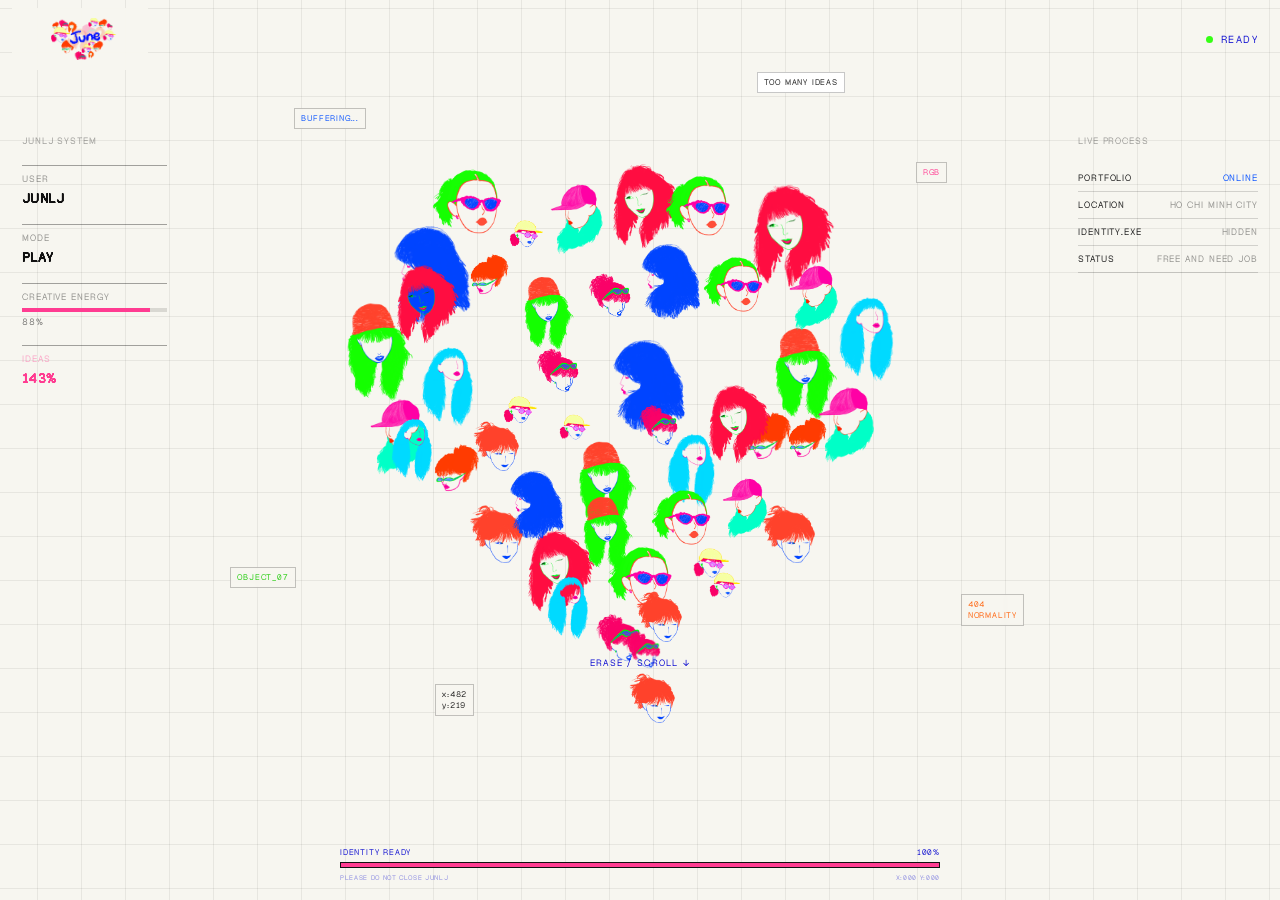
<file: index.html>
<!DOCTYPE html>
<html lang="en">
<head>
  <meta charset="UTF-8">
  <meta name="viewport" content="width=device-width, initial-scale=1.0">
  <title>Junlj — Portfolio</title>
  <link rel="stylesheet" href="style.css">
  <link rel="stylesheet" href="assets/site-cursor.css">
  <link rel="stylesheet" href="assets/site-fonts.css">
</head>
<body class="use-site-cursor page-landing">

  <main class="page" id="page">

    <div class="system-bg">
      <div class="system-grid"></div>
      <div class="scan-line"></div>
    </div>

    <!-- TOP BAR -->
    <header class="topbar">
      <a class="brand landing-logo-link" href="index.html" aria-label="Return to landing page">
        <img src="assets/logo.png" alt="June Portfolio">
      </a>
      <div class="top-status">
        <span class="status-dot"></span>
        <span id="topStatus">INITIALIZING</span>
      </div>
    </header>

    <!-- LEFT SYSTEM PANEL  -->
    <aside class="left-panel">
      <div class="system-label">JUNLJ SYSTEM</div>
      <div class="module">
        <div class="module-title">USER</div>
        <div class="module-value">JUNLJ</div>
      </div>
      <div class="module">
        <div class="module-title">MODE</div>
        <div class="module-value" id="modeValue">PLAY</div>
      </div>
      <div class="module">
        <div class="module-title">CREATIVE ENERGY</div>
        <div class="mini-bar"><span style="width:88%"></span></div>
        <div class="module-small">88%</div>
      </div>
      <div class="module weird-module">
        <div class="module-title">IDEAS</div>
        <div class="module-value">143%</div>
      </div>
    </aside>

    <!-- RIGHT LIVE LOG  -->
    <aside class="right-panel">
      <div class="system-label">LIVE PROCESS</div>
      <div class="loading-file">
        <span>PORTFOLIO</span>
        <span class="file-state active" id="faceLoadState">ONLINE</span>
      </div>
      <div class="loading-file">
        <span>location</span>
        <span class="file-state">Ho Chi Minh city</span>
      </div>
      <div class="loading-file">
        <span>identity.exe</span>
        <span class="file-state" id="identityLoadState">hidden</span>
      </div>
      <div class="loading-file glitch-file">
        <span>STATUS</span>
        <span class="file-state" id="portfolioState">FREE AND NEED JOB</span>
      </div>
    </aside>

    <!-- FLOATING UI  -->
    <div class="floating-ui ui-1">BUFFERING...</div>
    <div class="floating-ui ui-2">RGB</div>
    <div class="floating-ui ui-3">OBJECT_07</div>
    <div class="floating-ui ui-4">404<br>NORMALITY</div>
    <div class="floating-ui ui-5">x:482<br>y:219</div>
    <div class="floating-ui ui-6">TOO MANY IDEAS</div>

    <!-- HEART SCENE -->
    <section class="heart-scene" id="heartScene" role="button" tabindex="0" aria-label="Open Junlj portfolio">
      <div class="june-title" id="juneTitle">Junlj</div>

      <!-- FACES MẬT ĐỘ DẦY ĐẶC KHÍT NHAU -->
      <img class="face f1" src="./assets/chu mo.png" alt="">
      <img class="face f2" src="./assets/non cam.png" alt="">
      <img class="face f3" src="./assets/kep toc.png" alt="">
      <img class="face f4" src="./assets/non vang.png" alt="">
      <img class="face f5" src="./assets/toc xanh.png" alt="">
      <img class="face f6" src="./assets/non hong.png" alt="">
      <img class="face f7" src="./assets/gac kinh.png" alt="">
      <img class="face f8" src="./assets/toc hong.png" alt="">
      <img class="face f9" src="./assets/kep toc.png" alt="">
      <img class="face f10" src="./assets/toc hong.png" alt="">
      <img class="face f11" src="./assets/toc xanh.png" alt="">
      <img class="face f12" src="./assets/non cam.png" alt="">
      <img class="face f13" src="./assets/non hong.png" alt="">
      <img class="face f14" src="./assets/deo kinh.png" alt="">
      <img class="face f15" src="./assets/non vang.png" alt="">
      <img class="face f16" src="./assets/nhay mat.png" alt="">
      <img class="face f17" src="./assets/gac kinh.png" alt="">
      <img class="face f18" src="./assets/chu mo.png" alt="">
      <img class="face f19" src="./assets/non cam.png" alt="">
      <img class="face f20" src="./assets/toc xanh.png" alt="">
      <img class="face f21" src="./assets/deo kinh.png" alt="">
      <img class="face f22" src="./assets/non hong.png" alt="">
      <img class="face f23" src="./assets/nhay mat.png" alt="">
      <img class="face f24" src="./assets/toc hong.png" alt="">
      <img class="face f25" src="./assets/kep toc.png" alt="">
      <img class="face f26" src="./assets/non vang.png" alt="">
      <img class="face f27" src="./assets/gac kinh.png" alt="">
      <img class="face f28" src="./assets/nhay mat.png" alt="">

      <img class="face f29" src="./assets/toc hong.png" alt="">
      <img class="face f30" src="./assets/deo kinh.png" alt="">
      <img class="face f31" src="./assets/non cam.png" alt="">
      <img class="face f32" src="./assets/chu mo.png" alt="">
      <img class="face f33" src="./assets/kep toc.png" alt="">
      <img class="face f34" src="./assets/non hong.png" alt="">
      <img class="face f35" src="./assets/toc xanh.png" alt="">
      <img class="face f36" src="./assets/nhay mat.png" alt="">
      <img class="face f37" src="./assets/non vang.png" alt="">
      <img class="face f38" src="./assets/gac kinh.png" alt="">
      <img class="face f39" src="./assets/toc hong.png" alt="">
      <img class="face f40" src="./assets/deo kinh.png" alt="">
      <img class="face f41" src="./assets/chu mo.png" alt="">
      <img class="face f42" src="./assets/non cam.png" alt="">
      <img class="face f43" src="./assets/kep toc.png" alt="">
      <img class="face f44" src="./assets/non hong.png" alt="">
      <img class="face f45" src="./assets/toc xanh.png" alt="">
      <img class="face f46" src="./assets/nhay mat.png" alt="">
      <img class="face f47" src="./assets/non vang.png" alt="">
      <img class="face f48" src="./assets/gac kinh.png" alt="">
    </section>

    <!-- HEART STATUS -->
    <div class="heart-status">
      <div class="loading-copy" id="loadingCopy">loading junlj...</div>
      <div class="tiny-spinner"></div>
    </div>

    <!-- CONTROL CENTER -->
    <section class="control-center" id="controlCenter">
      <div class="control-center-head">
        <div class="control-mini">PORTFOLIO / 2026</div>
        <h1>JUNLJ</h1>
        <div class="current-status" id="currentStatus">CURRENTLY: WAITING FOR U</div>
      </div>

      <a href="./ABOUT/index.html" class="nav-object about-object" data-mode="about">
        <div class="object-title">GET TO KNOW ME</div>
        <div class="object-sub">who??? / identity / misc.</div>
        <div class="object-open">READ →</div>
      </a>

      <a href="./WORKS/WORK/index.html" class="nav-object work-object" data-mode="work">
        <div class="object-title">EXPOLORE MY WORKS</div>
        <div class="object-sub">motion / interactive / weird little things</div>
        <div class="object-open">OPEN →</div>
      </a>

      <a href="./CONTACT/index.html" class="nav-object contact-object" data-mode="contact">
        <div class="object-title">TALK TO ME</div>
        <div class="object-sub">contact / social / say hi</div>
        <div class="object-open">CONNECT →</div>
      </a>
    </section>

    <!-- FOOTER -->
    <footer class="loading-footer">
      <div class="progress-meta">
        <span id="loadingMessage">loading personality...</span>
        <span id="percentage">0%</span>
      </div>
      <div class="progress-track">
        <div class="progress-fill" id="progressFill"></div>
      </div>
      <div class="footer-sub">
        <span>PLEASE DO NOT CLOSE JUNLJ</span>
        <span id="coordinate">X:000 Y:000</span>
      </div>
    </footer>

    <!-- ERROR POPUP -->
    <div class="error-popup" id="errorPopup">
      <div class="error-title">system notice</div>
      <div class="error-copy">too many ideas detected</div>
    </div>

    <!-- CURSOR -->
    <div class="cursor site-cursor" id="cursor">
      <span></span>
      <div class="cursor-label site-cursor-label">POINTER</div>
    </div>

  </main>
  <script src="script.js"></script>
</body>
</html>
</file>
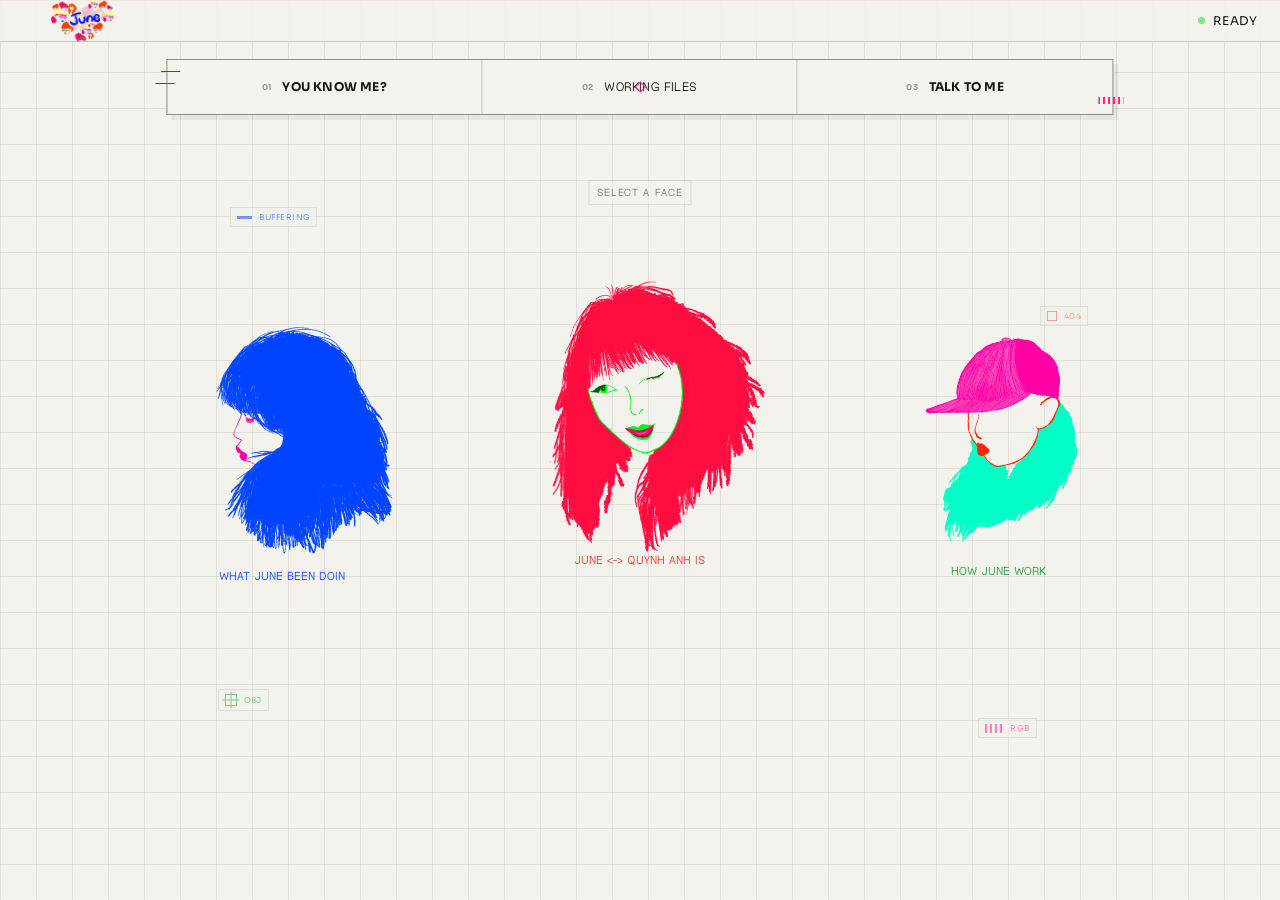
<file: ABOUT/index.html>
<!DOCTYPE html>
<html lang="en">

<head>
  <meta charset="UTF-8">

  <meta
    name="viewport"
    content="width=device-width, initial-scale=1.0"
  >

  <title>June — About</title>

  <link rel="stylesheet" href="style.css">
  <link rel="stylesheet" href="../assets/site-shell.css">
  <link rel="stylesheet" href="../assets/site-cursor.css">
  <link rel="stylesheet" href="../assets/site-fonts.css">
</head>


<body class="use-site-cursor page-about" data-view="home">


  <!-- =====================================================
       BACKGROUND
  ====================================================== -->

  <div class="grid-bg"></div>



  <!-- =====================================================
       SCANNERS
  ====================================================== -->

  <div
    class="scanner scanner-horizontal"
    id="scannerHorizontal"
  >
    <span>SCAN_X</span>
  </div>

  <div
    class="scanner scanner-vertical"
    id="scannerVertical"
  >
    <span>SCAN_Y</span>
  </div>



  <!-- =====================================================
       TOP SYSTEM BAR
  ====================================================== -->

  <header class="system-header site-header">

    <a class="system-logo site-logo-link" href="../index.html" aria-label="Return to landing page">
      <img src="../assets/logo.png" alt="June Portfolio">
    </a>

    <div class="system-ready site-ready">

      <span class="ready-dot site-ready-dot"></span>

      READY

    </div>

  </header>



  <!-- =====================================================
       NAV
  ====================================================== -->

  <nav class="homebar site-homebar" aria-label="Main navigation">

    <a
      href="index.html"
      class="nav-item site-nav-item active"
      aria-current="page"
    >
      <span class="nav-num site-nav-num">01</span>
      <span>YOU KNOW ME?</span>
    </a>


    <a
      href="../WORKS/WORK/index.html"
      class="nav-item site-nav-item"
    >
      <span class="nav-num site-nav-num">02</span>
      <span class="font-pixel">WORKING FILES</span>
    </a>


    <a
      href="../CONTACT/index.html"
      class="nav-item site-nav-item"
    >
      <span class="nav-num site-nav-num">03</span>
      <span>TALK TO ME</span>
    </a>


    <span class="nav-marker site-nav-marker"></span>

  </nav>



  <!-- =====================================================
       FLOATING SYSTEM ACCESSORIES
  ====================================================== -->

  <div class="system-accessory accessory-a">

    <span class="acc-buffer"></span>

    <span>BUFFERING</span>

  </div>


  <div class="system-accessory accessory-b">

    <span class="acc-box"></span>

    <span>404</span>

  </div>


  <div class="system-accessory accessory-c">

    <span class="acc-bars"></span>

    <span>RGB</span>

  </div>


  <div class="system-accessory accessory-d">

    <span class="acc-target"></span>

    <span>OBJ</span>

  </div>



  <!-- =====================================================
       MAIN
  ====================================================== -->

  <main class="about-stage">


    <div class="select-label">
      SELECT A FACE
    </div>



    <!-- ===================================================
         BLUE FACE
    ==================================================== -->

    <button
      class="face face-blue"
      data-target="skills"
      type="button"
    >

      <div class="face-visual">

        <img
          src="assets/chu mo.png"
          alt="What June been doing"
        >

      </div>


      <div class="face-title">

        WHAT JUNE BEEN DOIN

      </div>

    </button>



    <!-- ===================================================
         RED FACE
    ==================================================== -->

    <button
      class="face face-red"
      data-target="june"
      type="button"
    >

      <div class="face-visual">

        <img
          src="assets/toc hong.png"
          alt="June is"
        >

      </div>


      <div class="face-title">

        JUNE <-> QUYNH ANH IS

      </div>

    </button>



    <!-- ===================================================
         GREEN FACE
    ==================================================== -->

    <button
      class="face face-green"
      data-target="process"
      type="button"
    >

      <div class="face-visual">

        <img
          src="assets/non hong.png"
          alt="How June works"
        >

      </div>


      <div class="face-title">

        HOW JUNE WORK

      </div>

    </button>



    <!-- ===================================================
         JUNE IS
    ==================================================== -->

    <section
      class="panel june-panel"
      data-panel="june"
    >
      <div class="identity-split">

        <div>

          QUYNH ANH

          <b>↔</b>

          JUNE

        </div>

      </div>



      <!-- portraits -->

      <div class="portrait-area">


        <button
          class="portrait portrait-quynh"
          data-profile="quynh"
          type="button"
        >

          <div class="portrait-topline">

            <span>
              CLICK
            </span>

          </div>


          <img
            src="assets/Quynh Anh.JPG"
            alt="Quynh Anh"
          >


          <div class="portrait-name">
            QUYNH ANH
          </div>

        </button>



        <button
          class="portrait portrait-june"
          data-profile="june"
          type="button"
        >

          <div class="portrait-topline">


            <span>
              CLICK
            </span>

          </div>


          <img
            src="assets/June.jpg"
            alt="June"
          >


          <div class="portrait-name">
            JUNE
          </div>

        </button>


      </div>



      <!-- QUYNH INFO -->

      <div class="profile-info profile-info-quynh">


        <article class="info-box blue-info quynh-info-1">

          <span class="info-code">
            IDENTITY
          </span>

          <strong>
            QUYNH ANH
          </strong>

          <p>
            Digital Media student working somewhere
            between design, moving image and interactive media.
          </p>

        </article>



        <article class="info-box blue-info quynh-info-2">

          <span class="info-code">
            CURRENTLY
          </span>

          <strong>
            DESIGN / CODE / MOTION
          </strong>

          <p>
            Interested in digital experiences that feel
            playful, imperfect and slightly unpredictable.
          </p>

        </article>



        <article class="info-box blue-info quynh-info-3">

          <span class="info-code">
            STATUS
          </span>

          <strong>
            TOO MANY WEIRD IDEAS
          </strong>

        </article>


      </div>



      <!-- JUNE INFO -->

      <div class="profile-info profile-info-june">


        <article class="info-box pink-info june-info-1">

          <span class="info-code">
            ALIAS
          </span>

          <strong>
            JUNE
          </strong>

          <p>
            The version of me that starts making
            before deciding exactly what the final thing should be.
          </p>

        </article>



        <article class="info-box pink-info june-info-2">

          <span class="info-code">
            JUNE.LIKES
          </span>

          <strong>
            ODD DETAILS / RANDOM MOTION /
            WEIRD LITTLE SYSTEMS
          </strong>

        </article>



        <article class="info-box pink-info june-info-3">

          <span class="info-code">
            ENERGY
          </span>


          <div class="energy">

            <span>
              PLAY
            </span>


            <div class="energy-track">

              <span></span>

            </div>


            <span>
              88%
            </span>

          </div>

        </article>


      </div>


    </section>



    <!-- ===================================================
         SKILLS
    ==================================================== -->

    <section
      class="panel skills-panel"
      data-panel="skills"
    >

      <!-- =================================================
           SOFTWARE MARQUEE
      ================================================== -->

      <div
        class="software-marquee"
        id="softwareMarquee"
      >

        <div class="marquee-drag-hint">
          DRAG ↔
        </div>


        <div
          class="software-track"
          id="softwareTrack"
        >


          <div class="software-item">

            <img
              src="assets/after effect.png"
              alt="After Effects"
            >

            <span>
              AFTER EFFECTS
            </span>

          </div>


          <div class="software-item">

            <img
              src="assets/audacity.png"
              alt="Audacity"
            >

            <span>
              AUDACITY
            </span>

          </div>


          <div class="software-item">

            <img
              src="assets/blender.png"
              alt="Blender"
            >

            <span>
              BLENDER
            </span>

          </div>


          <div class="software-item">

            <img
              src="assets/davinci.png"
              alt="DaVinci Resolve"
            >

            <span>
              DAVINCI RESOLVE
            </span>

          </div>


          <div class="software-item">

            <img
              src="assets/dragon frame.jpg"
              alt="Dragonframe"
            >

            <span>
              DRAGONFRAME
            </span>

          </div>


          <div class="software-item">

            <img
              src="assets/elevenlabs.png"
              alt="ElevenLabs"
            >

            <span>
              ELEVENLABS
            </span>

          </div>


          <div class="software-item">

            <img
              src="assets/figma.jpg"
              alt="Figma"
            >

            <span>
              FIGMA
            </span>

          </div>


          <div class="software-item">

            <img
              src="assets/illustration.png"
              alt="Adobe Illustrator"
            >

            <span>
              ILLUSTRATOR
            </span>

          </div>


          <div class="software-item">

            <img
              src="assets/lightroom.jpg"
              alt="Lightroom"
            >

            <span>
              LIGHTROOM
            </span>

          </div>


          <div class="software-item">

            <img
              src="assets/manific.jpg"
              alt="Magnific AI"
            >

            <span>
              MAGNIFIC
            </span>

          </div>


          <div class="software-item">

            <img
              src="assets/p5js.png"
              alt="p5.js"
            >

            <span>
              P5.JS
            </span>

          </div>


          <div class="software-item">

            <img
              src="assets/photoshop.png"
              alt="Photoshop"
            >

            <span>
              PHOTOSHOP
            </span>

          </div>


          <div class="software-item">

            <img
              src="assets/premiere.png"
              alt="Premiere Pro"
            >

            <span>
              PREMIERE
            </span>

          </div>


          <div class="software-item">

            <img
              src="assets/procreate.png"
              alt="Procreate"
            >

            <span>
              PROCREATE
            </span>

          </div>


          <div class="software-item">

            <img
              src="assets/resolume.png"
              alt="Resolume"
            >

            <span>
              RESOLUME
            </span>

          </div>


          <div class="software-item">

            <img
              src="assets/substance.png"
              alt="Adobe Substance"
            >

            <span>
              3D SUBSTANCE
            </span>

          </div>


          <div class="software-item">

            <img
              src="assets/Vital.png"
              alt="Vital"
            >

            <span>
              VITAL
            </span>

          </div>


          <div class="software-item">

            <img
              src="assets/vs code.png"
              alt="VS Code"
            >

            <span>
              VS CODE
            </span>

          </div>


        </div>

      </div>



      <!-- LEFT SKILLS -->

      <div class="skills-column skills-left">


        <div class="skill-box odd-skill">

          <strong>
            WHATEVER DOESN'T FIT
          </strong>

          <small>
            experiments / random things / other.exe
          </small>

        </div>



        <div class="skill-box">

          <strong>
            WEB DESIGN
          </strong>

          <small>
            HTML / CSS / JS / interface systems
          </small>

        </div>



        <div class="skill-box">

          <strong>
            INTERACTIVE MEDIA
          </strong>

          <small>
            playful interactions / creative coding / web experiments
          </small>

        </div>



        <div class="skill-box">

          <strong>
            AUDIO — VISUAL
          </strong>

          <small>
            sound × image / live visual
          </small>

        </div>


      </div>



      <!-- RIGHT SKILLS -->

      <div class="skills-column skills-right">


        <div class="skill-box">

          <strong>
            3D MODELLING
          </strong>

          <small>
            modelling / scene building / stylised 3D
          </small>

        </div>



        <div class="skill-box">

          <strong>
            MOTION GRAPHICS
          </strong>

          <small>
            type / graphic motion / compositing
          </small>

        </div>



        <div class="skill-box">

          <strong>
            ANIMATION
          </strong>

          <small>
            2D / stop motion / character movement
          </small>

        </div>



        <div class="skill-box ai-skill">

          <strong>
            AI PRODUCTION
          </strong>

          <small>
            image / video / voice generation / music generation
          </small>

        </div>



        <div class="skill-box">

          <strong>
            VIDEO EDITING
          </strong>

          <small>
            mood-first editing / rhythm / experimental cuts
          </small>

        </div>


      </div>


    </section>



    <!-- ===================================================
         HOW JUNE WORK
    ==================================================== -->

    <section
      class="panel process-panel"
      data-panel="process"
    >

      <div class="process-orbit">

        <span class="orbit-step orbit-1">01</span>

        <span class="orbit-step orbit-2">02</span>

        <span class="orbit-step orbit-3">03</span>

        <span class="orbit-step orbit-4">04</span>

        <span class="orbit-step orbit-5">05</span>

        <div class="orbit-circle"></div>

      </div>



      <div class="process-menu">


        <button
          class="process-step"
          data-step="1"
          type="button"
        >

          <span>01</span>

          <strong>
            SKETCH
          </strong>

        </button>



        <button
          class="process-step"
          data-step="2"
          type="button"
        >

          <span>02</span>

          <strong>
            PLAY AROUND
          </strong>

        </button>



        <button
          class="process-step"
          data-step="3"
          type="button"
        >

          <span>03</span>

          <strong>
            BREAK IT
          </strong>

        </button>



        <button
          class="process-step"
          data-step="4"
          type="button"
        >

          <span>04</span>

          <strong>
            FIX IT
          </strong>

        </button>



        <button
          class="process-step"
          data-step="5"
          type="button"
        >

          <span>05</span>

          <strong>
            PLAY AGAIN
          </strong>

        </button>


      </div>



      <div class="process-content">

        <div class="process-content-header">

          <span>
            PROCESS_NOTE.txt
          </span>

          <span>
            LIVE
          </span>

        </div>


        <p id="processText">

          Select one part of the loop.

        </p>


        <span class="typing-cursor">
          _
        </span>

      </div>



      <div class="process-note-small">

        PROCESS MAY REPEAT<br>
        UNEXPECTEDLY

      </div>

    </section>



    <!-- ===================================================
         RETURN
    ==================================================== -->

    <button
      class="reset-button"
      id="resetButton"
      type="button"
    >

      <span>
        ESC
      </span>

      RETURN_TO_FACES

    </button>


  </main>



  <!-- =====================================================
       CUSTOM CURSOR
  ====================================================== -->

  <div class="site-cursor" id="siteCursor" aria-hidden="true">
    <span></span>
    <div class="site-cursor-label">POINTER</div>
  </div>

  <div
    class="custom-cursor"
    id="customCursor"
  >

    <div class="cursor-crosshair">

      <span class="cursor-line cursor-line-x"></span>

      <span class="cursor-line cursor-line-y"></span>

      <span class="cursor-corner cursor-corner-tl"></span>

      <span class="cursor-corner cursor-corner-tr"></span>

      <span class="cursor-corner cursor-corner-bl"></span>

      <span class="cursor-corner cursor-corner-br"></span>

      <span class="cursor-dot"></span>

    </div>


    <div
      class="cursor-readout"
      id="cursorReadout"
    >
      X:000<br>
      Y:000
    </div>

  </div>



  <script src="script.js"></script>
  <script src="../assets/site-cursor.js"></script>

</body>
</html>
</file>
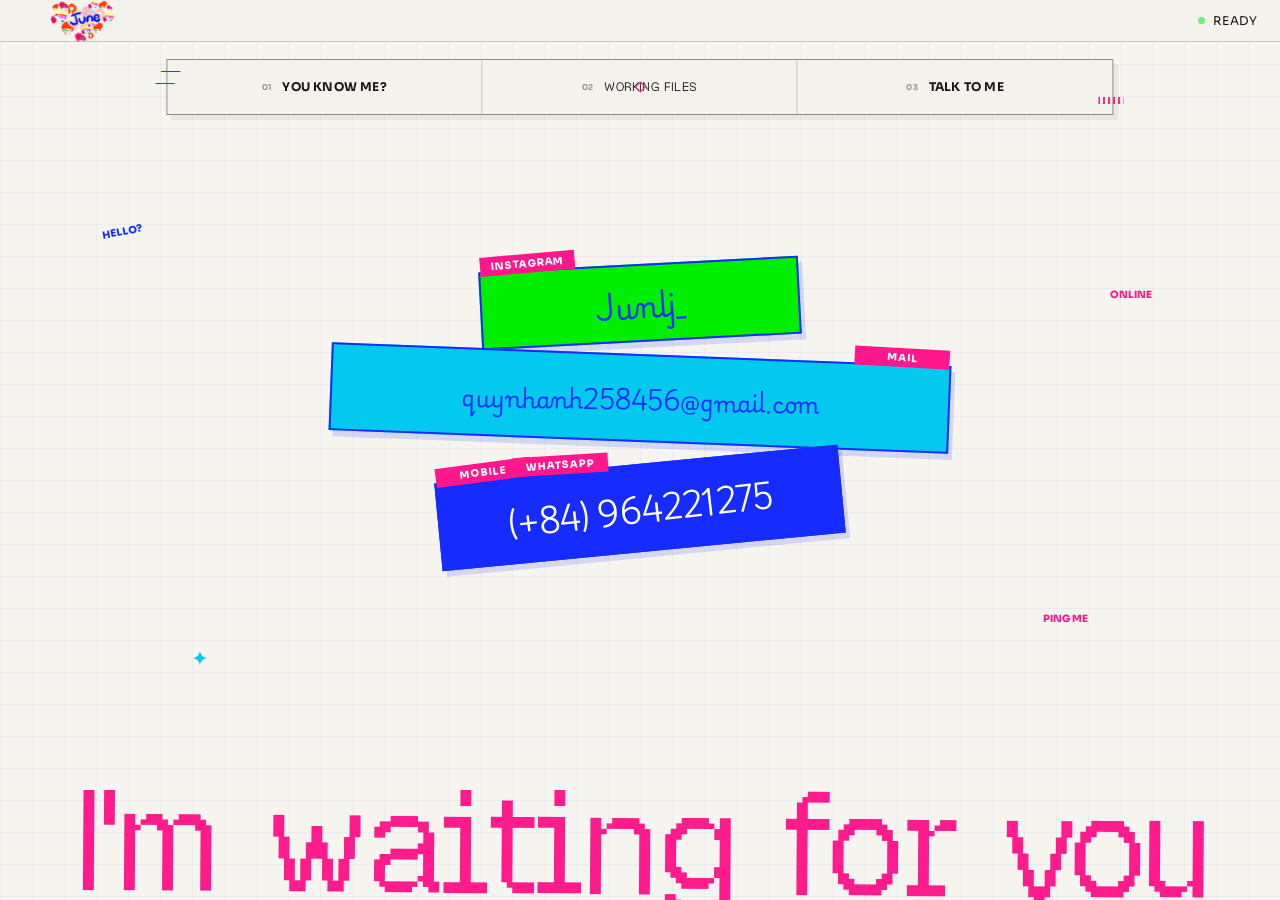
<file: CONTACT/index.html>
<!DOCTYPE html>
<html lang="en">
<head>
  <meta charset="UTF-8" />

  <meta
    name="viewport"
    content="width=device-width, initial-scale=1.0"
  />

  <title>Talk to me — Junlj_</title>

  <link rel="stylesheet" href="style.css" />
  <link rel="stylesheet" href="../assets/site-shell.css" />
  <link rel="stylesheet" href="../assets/site-cursor.css" />
  <link rel="stylesheet" href="../assets/site-fonts.css" />
</head>

<body class="use-site-cursor page-contact">

  <!-- custom cursor -->
  <div class="cursor" id="cursor"></div>
  <div class="cursor-dot" id="cursorDot"></div>
  <div class="site-cursor" id="siteCursor" aria-hidden="true">
    <span></span>
    <div class="site-cursor-label">POINTER</div>
  </div>

  <header class="site-header">
    <a class="site-logo-link" href="../index.html" aria-label="Return to landing page">
      <img src="../assets/logo.png" alt="June Portfolio">
    </a>
    <div class="site-ready">
      <span class="site-ready-dot" aria-hidden="true"></span>
      READY
    </div>
  </header>

  <nav class="homebar site-homebar" aria-label="Main navigation">
    <a href="../ABOUT/index.html" class="nav-item site-nav-item">
      <span class="nav-num site-nav-num">01</span>
      <span>YOU KNOW ME?</span>
    </a>
    <a href="../WORKS/WORK/index.html" class="nav-item site-nav-item">
      <span class="nav-num site-nav-num">02</span>
      <span class="font-pixel">WORKING FILES</span>
    </a>
    <a href="index.html" class="nav-item site-nav-item active" aria-current="page">
      <span class="nav-num site-nav-num">03</span>
      <span>TALK TO ME</span>
    </a>
    <span class="nav-marker site-nav-marker" aria-hidden="true"></span>
  </nav>

  <main class="page">


    <!-- Tiny floating bits -->
    <span class="fragment fragment-1">HELLO?</span>
    <span class="fragment fragment-2">ONLINE</span>
    <span class="fragment fragment-3">✦</span>
    <span class="fragment fragment-4">PING ME</span>


    <!-- =========================
         CONTACT STACK
    ========================== -->
    <section class="contact-area">

      <div class="contact-stack">

        <!-- INSTAGRAM -->
        <a
          class="contact-card instagram-card"
          href="https://www.instagram.com/junlj_/"
          target="_blank"
          rel="noopener noreferrer"
        >

          <span class="card-tab">
            INSTAGRAM
          </span>

          <span class="contact-text">
            Junlj_
          </span>

          <span class="corner-note">
            OPEN ↗
          </span>

        </a>


        <!-- MAIL -->
        <button
          class="contact-card email-card"
          id="openMail"
          type="button"
        >

          <span class="card-tab">
            MAIL
          </span>

          <span class="contact-text">
            quynhanh258456@gmail.com
          </span>

          <span class="corner-note">
            WRITE ME
          </span>

        </button>


        <!-- PHONE -->
        <button
          class="contact-card phone-card"
          id="phoneCard"
          type="button"
          aria-expanded="false"
        >

          <span class="card-tab mobile-tab">
            MOBILE
          </span>

          <span class="card-tab whatsapp-tab">
            WHATSAPP
          </span>

          <span class="contact-text">
            (+84) 964221275
          </span>

          <span class="corner-note">
            CLICK ↓
          </span>

        </button>


        <!-- PHONE EXPANDED OPTIONS -->
        <div class="phone-options" id="phoneOptions">

          <a
            href="tel:+84964221275"
            class="phone-option mobile-option"
          >
            <span class="option-label">MOBILE</span>
            <span class="option-main">
              +84 964 221 275
            </span>
            <span class="option-arrow">CALL ↗</span>
          </a>

          <a
            href="https://wa.me/84964221275"
            target="_blank"
            rel="noopener noreferrer"
            class="phone-option whatsapp-option"
          >
            <span class="option-label">WHATSAPP</span>
            <span class="option-main">
              +84 964 221 275
            </span>
            <span class="option-arrow">CHAT ↗</span>
          </a>

        </div>

      </div>

    </section>



    <!-- =========================
         BOTTOM BIG TYPE
    ========================== -->
    <section class="bottom-message">

      <h1>
        I'm waiting for you
      </h1>

    </section>

  </main>



  <!-- =========================
       EMAIL WINDOW
  ========================== -->
  <div class="modal-shell" id="mailModal">

    <section class="mail-window">

      <header class="window-header">

        <span class="window-title">
          SEND SOMETHING TO JUNE
        </span>

        <button
          type="button"
          class="window-close"
          id="closeMail"
          aria-label="Close email window"
        >
          ×
        </button>

      </header>


      <div class="window-body">

        <div class="mail-row static-row">

          <span class="field-label">
            TO:
          </span>

          <span class="static-mail">
            quynhanh258456@gmail.com
          </span>

        </div>


        <label class="mail-row">

          <span class="field-label">
            FROM:
          </span>

          <input
            type="email"
            id="senderEmail"
            placeholder="your@email.com"
          />

        </label>


        <label class="mail-row">

          <span class="field-label">
            SUBJECT:
          </span>

          <input
            type="text"
            id="mailSubject"
            placeholder="hi june..."
          />

        </label>


        <label class="mail-row message-row">

          <span class="field-label">
            MESSAGE:
          </span>

          <textarea
            id="mailMessage"
            placeholder="write something here..."
          ></textarea>

        </label>


        <footer class="mail-footer">

          <span class="tiny-status">
            MESSAGE READY_
          </span>

          <button
            class="send-button"
            id="sendMail"
            type="button"
          >
            SEND IT ↗
          </button>

        </footer>

      </div>

    </section>

  </div>



  <script src="script.js"></script>
  <script src="../assets/site-cursor.js"></script>
</body>
</html>
</file>
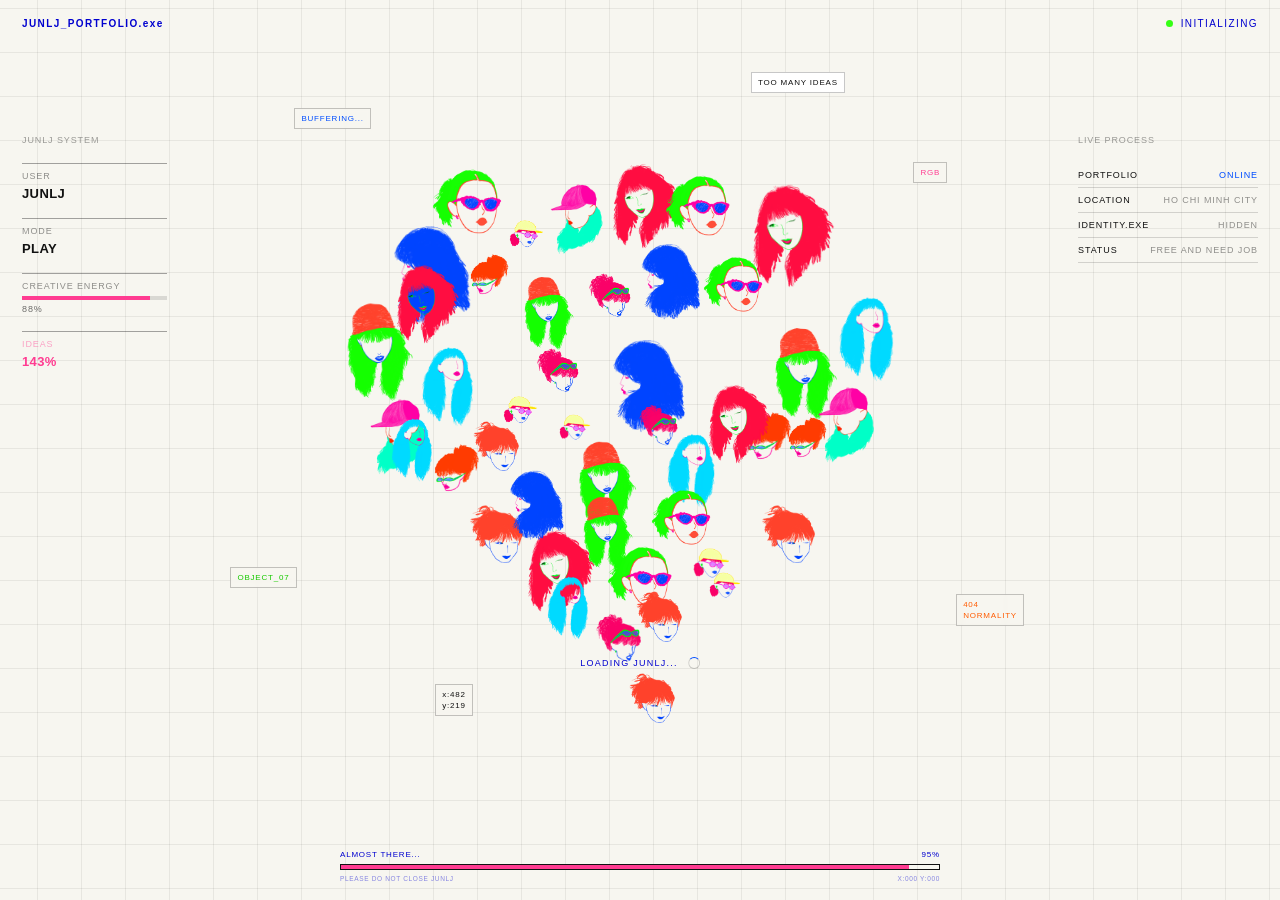
<file: LANDING PAGE/index.html>
<!DOCTYPE html>
<html lang="en">
<head>
  <meta charset="UTF-8">
  <meta name="viewport" content="width=device-width, initial-scale=1.0">
  <title>Junlj — Portfolio</title>
  <link rel="stylesheet" href="style.css">
</head>
<body>

  <main class="page" id="page">

    <div class="system-bg">
      <div class="system-grid"></div>
      <div class="scan-line"></div>
    </div>

    <!-- TOP BAR -->
    <header class="topbar">
      <div class="brand">JUNLJ_PORTFOLIO.exe</div>
      <div class="top-status">
        <span class="status-dot"></span>
        <span id="topStatus">INITIALIZING</span>
      </div>
    </header>

    <!-- LEFT SYSTEM PANEL (Giữ ở Act 1, ẩn ở Act 2) -->
    <aside class="left-panel">
      <div class="system-label">JUNLJ SYSTEM</div>
      <div class="module">
        <div class="module-title">USER</div>
        <div class="module-value">JUNLJ</div>
      </div>
      <div class="module">
        <div class="module-title">MODE</div>
        <div class="module-value" id="modeValue">PLAY</div>
      </div>
      <div class="module">
        <div class="module-title">CREATIVE ENERGY</div>
        <div class="mini-bar"><span style="width:88%"></span></div>
        <div class="module-small">88%</div>
      </div>
      <div class="module weird-module">
        <div class="module-title">IDEAS</div>
        <div class="module-value">143%</div>
      </div>
    </aside>

    <!-- RIGHT LIVE LOG (Giữ ở Act 1, ẩn ở Act 2) -->
    <aside class="right-panel">
      <div class="system-label">LIVE PROCESS</div>
      <div class="loading-file">
        <span>PORTFOLIO</span>
        <span class="file-state active" id="faceLoadState">ONLINE</span>
      </div>
      <div class="loading-file">
        <span>location</span>
        <span class="file-state">Ho Chi Minh city</span>
      </div>
      <div class="loading-file">
        <span>identity.exe</span>
        <span class="file-state" id="identityLoadState">hidden</span>
      </div>
      <div class="loading-file glitch-file">
        <span>STATUS</span>
        <span class="file-state" id="portfolioState">FREE AND NEED JOB</span>
      </div>
    </aside>

    <!-- FLOATING UI (Giữ ở Act 1, ẩn ở Act 2) -->
    <div class="floating-ui ui-1">BUFFERING...</div>
    <div class="floating-ui ui-2">RGB</div>
    <div class="floating-ui ui-3">OBJECT_07</div>
    <div class="floating-ui ui-4">404<br>NORMALITY</div>
    <div class="floating-ui ui-5">x:482<br>y:219</div>
    <div class="floating-ui ui-6">TOO MANY IDEAS</div>

    <!-- HEART SCENE -->
    <section class="heart-scene" id="heartScene" role="button" tabindex="0" aria-label="Open Junlj portfolio">
      <div class="june-title" id="juneTitle">Junlj</div>

      <!-- FACES MẬT ĐỘ DẦY ĐẶC KHÍT NHAU -->
      <img class="face f1" src="./assets/chu mo.png" alt="">
      <img class="face f2" src="./assets/non cam.png" alt="">
      <img class="face f3" src="./assets/kep toc.png" alt="">
      <img class="face f4" src="./assets/non vang.png" alt="">
      <img class="face f5" src="./assets/toc xanh.png" alt="">
      <img class="face f6" src="./assets/non hong.png" alt="">
      <img class="face f7" src="./assets/gac kinh.png" alt="">
      <img class="face f8" src="./assets/toc hong.png" alt="">
      <img class="face f9" src="./assets/kep toc.png" alt="">
      <img class="face f10" src="./assets/toc hong.png" alt="">
      <img class="face f11" src="./assets/toc xanh.png" alt="">
      <img class="face f12" src="./assets/non cam.png" alt="">
      <img class="face f13" src="./assets/non hong.png" alt="">
      <img class="face f14" src="./assets/deo kinh.png" alt="">
      <img class="face f15" src="./assets/non vang.png" alt="">
      <img class="face f16" src="./assets/nhay mat.png" alt="">
      <img class="face f17" src="./assets/gac kinh.png" alt="">
      <img class="face f18" src="./assets/chu mo.png" alt="">
      <img class="face f19" src="./assets/non cam.png" alt="">
      <img class="face f20" src="./assets/toc xanh.png" alt="">
      <img class="face f21" src="./assets/deo kinh.png" alt="">
      <img class="face f22" src="./assets/non hong.png" alt="">
      <img class="face f23" src="./assets/nhay mat.png" alt="">
      <img class="face f24" src="./assets/toc hong.png" alt="">
      <img class="face f25" src="./assets/kep toc.png" alt="">
      <img class="face f26" src="./assets/non vang.png" alt="">
      <img class="face f27" src="./assets/gac kinh.png" alt="">
      <img class="face f28" src="./assets/nhay mat.png" alt="">

      <img class="face f29" src="./assets/toc hong.png" alt="">
      <img class="face f30" src="./assets/deo kinh.png" alt="">
      <img class="face f31" src="./assets/non cam.png" alt="">
      <img class="face f32" src="./assets/chu mo.png" alt="">
      <img class="face f33" src="./assets/kep toc.png" alt="">
      <img class="face f34" src="./assets/non hong.png" alt="">
      <img class="face f35" src="./assets/toc xanh.png" alt="">
      <img class="face f36" src="./assets/nhay mat.png" alt="">
      <img class="face f37" src="./assets/non vang.png" alt="">
      <img class="face f38" src="./assets/gac kinh.png" alt="">
      <img class="face f39" src="./assets/toc hong.png" alt="">
      <img class="face f40" src="./assets/deo kinh.png" alt="">
      <img class="face f41" src="./assets/chu mo.png" alt="">
      <img class="face f42" src="./assets/non cam.png" alt="">
      <img class="face f43" src="./assets/kep toc.png" alt="">
      <img class="face f44" src="./assets/non hong.png" alt="">
      <img class="face f45" src="./assets/toc xanh.png" alt="">
      <img class="face f46" src="./assets/nhay mat.png" alt="">
      <img class="face f47" src="./assets/non vang.png" alt="">
      <img class="face f48" src="./assets/gac kinh.png" alt="">
    </section>

    <!-- HEART STATUS -->
    <div class="heart-status">
      <div class="loading-copy" id="loadingCopy">loading junlj...</div>
      <div class="tiny-spinner"></div>
    </div>

    <!-- CONTROL CENTER -->
    <section class="control-center" id="controlCenter">
      <div class="control-center-head">
        <div class="control-mini">PORTFOLIO / 2026</div>
        <h1>JUNLJ</h1>
        <div class="current-status" id="currentStatus">CURRENTLY: WAITING FOR U</div>
      </div>

      <a href="./ABOUT/index.html" class="nav-object about-object" data-mode="about">
        <div class="object-title">GET TO KNOW ME</div>
        <div class="object-sub">who??? / identity / misc.</div>
        <div class="object-open">READ →</div>
      </a>

      <a href="./WORK/index.html" class="nav-object work-object" data-mode="work">
        <div class="object-title">EXPOLORE MY WORKS</div>
        <div class="object-sub">motion / interactive / weird little things</div>
        <div class="object-open">OPEN →</div>
      </a>

      <a href="./CONTACT/index.html" class="nav-object contact-object" data-mode="contact">
        <div class="object-title">TALK TO ME</div>
        <div class="object-sub">contact / social / say hi</div>
        <div class="object-open">CONNECT →</div>
      </a>
    </section>

    <!-- FOOTER -->
    <footer class="loading-footer">
      <div class="progress-meta">
        <span id="loadingMessage">loading personality...</span>
        <span id="percentage">0%</span>
      </div>
      <div class="progress-track">
        <div class="progress-fill" id="progressFill"></div>
      </div>
      <div class="footer-sub">
        <span>PLEASE DO NOT CLOSE JUNLJ</span>
        <span id="coordinate">X:000 Y:000</span>
      </div>
    </footer>

    <!-- ERROR POPUP -->
    <div class="error-popup" id="errorPopup">
      <div class="error-title">system notice</div>
      <div class="error-copy">too many ideas detected</div>
    </div>

    <!-- CURSOR -->
    <div class="cursor" id="cursor">
      <span></span>
      <div class="cursor-label">POINTER</div>
    </div>

  </main>
  <script src="script.js"></script>
</body>
</html>
</file>
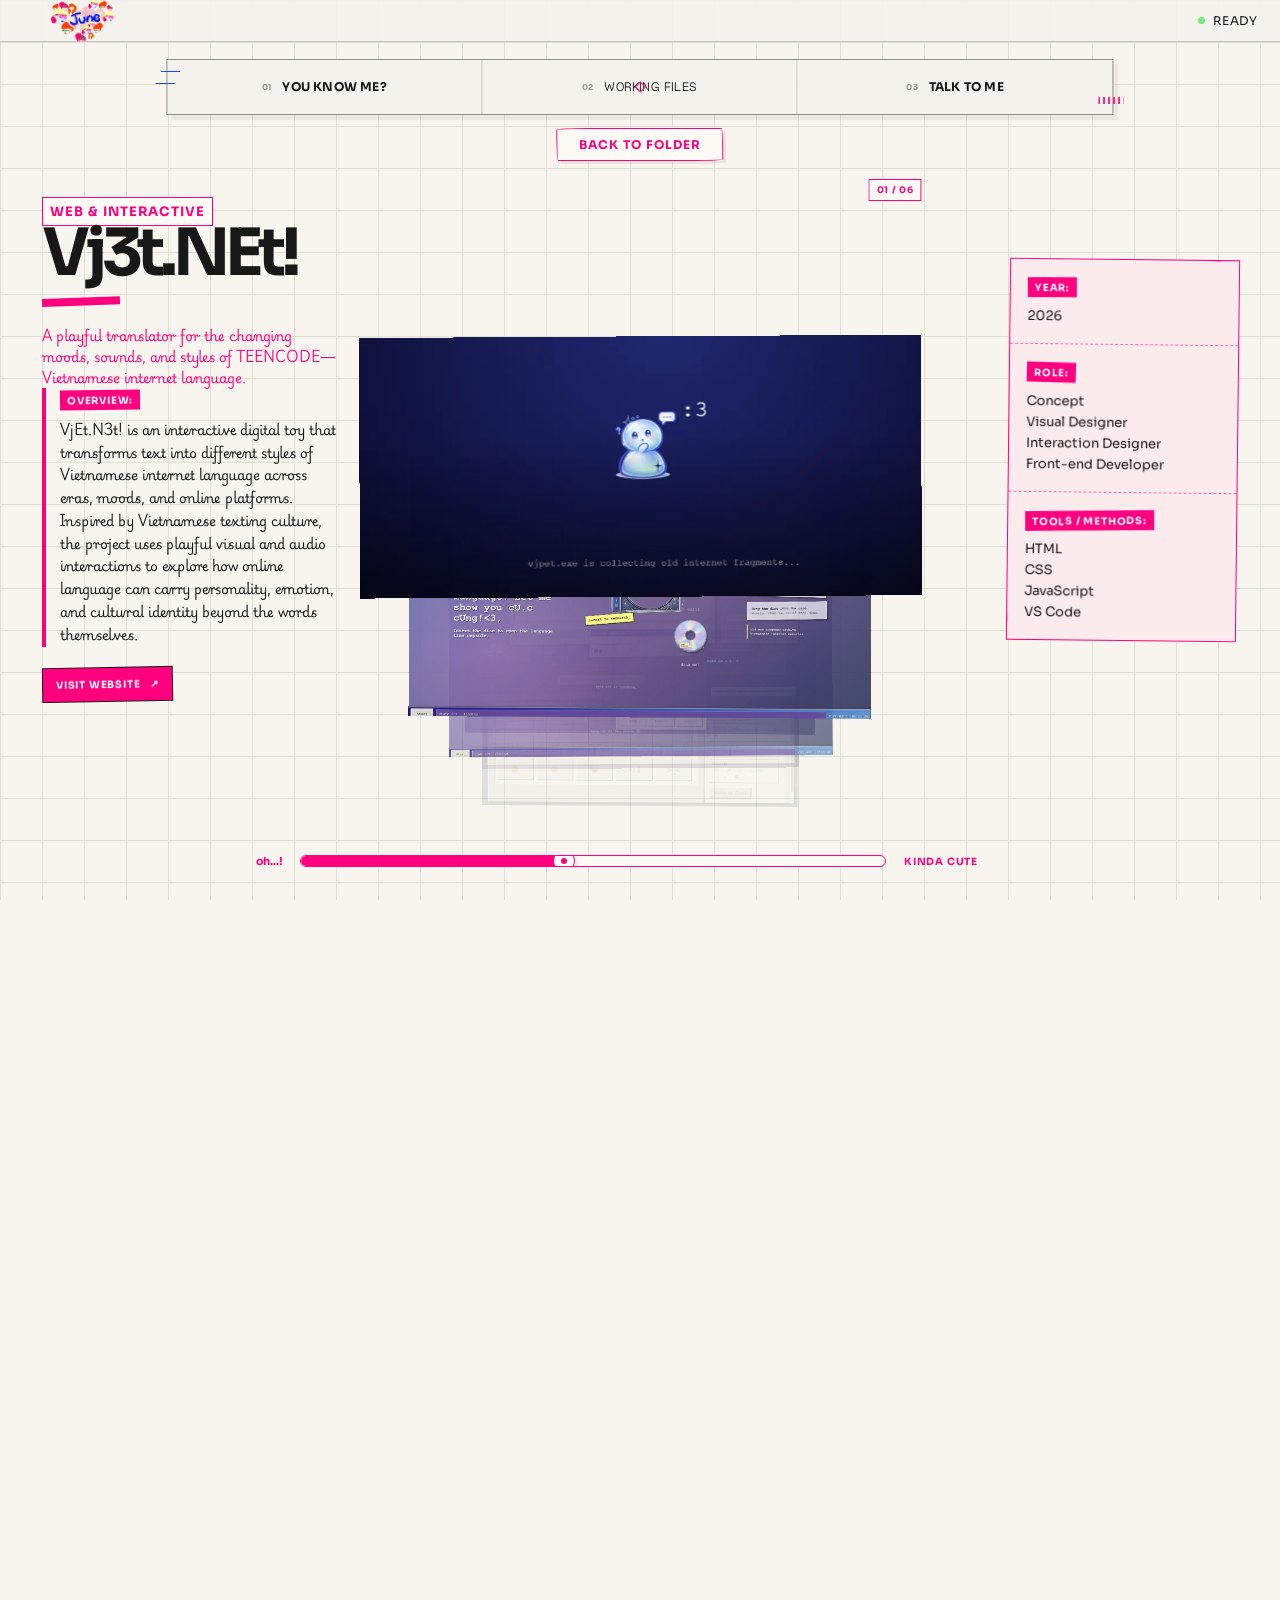
<file: WORKS/PROJECT/index.html>
<!DOCTYPE html>
<html lang="en">
<head>
  <meta charset="UTF-8">
  <meta name="viewport" content="width=device-width, initial-scale=1.0">
  <meta name="description" content="Selected project from June's creative portfolio.">
  <title>Project Detail — June Portfolio</title>
  <link rel="preconnect" href="https://fonts.googleapis.com">
  <link rel="preconnect" href="https://fonts.gstatic.com" crossorigin>
  <link href="https://fonts.googleapis.com/css2?family=Courier+Prime:wght@400;700&display=swap" rel="stylesheet">
  <link rel="stylesheet" href="style.css">
  <link rel="stylesheet" href="../../assets/site-shell.css">
  <link rel="stylesheet" href="../../assets/site-cursor.css">
  <link rel="stylesheet" href="../../assets/site-fonts.css">
</head>

<body class="use-site-cursor page-project">
  <div class="cursor" id="cursor"></div>
  <div class="cursor-dot" id="cursorDot"></div>
  <div class="site-cursor" id="siteCursor" aria-hidden="true">
    <span></span>
    <div class="site-cursor-label">POINTER</div>
  </div>
  <div class="noise-grid"></div>

  <header class="site-header">
    <a class="site-logo-link" href="../../index.html" aria-label="Return to landing page">
      <img src="../../assets/logo.png" alt="June Portfolio">
    </a>
    <div class="site-ready">
      <span class="site-ready-dot" aria-hidden="true"></span>
      READY
    </div>
  </header>

  <nav class="homebar site-homebar" aria-label="Main navigation">
    <a href="../../ABOUT/index.html" class="nav-item site-nav-item">
      <span class="nav-num site-nav-num">01</span>
      <span>YOU KNOW ME?</span>
    </a>
    <a href="../WORK/index.html" class="nav-item site-nav-item active" aria-current="page">
      <span class="nav-num site-nav-num">02</span>
      <span class="font-pixel">WORKING FILES</span>
    </a>
    <a href="../../CONTACT/index.html" class="nav-item site-nav-item">
      <span class="nav-num site-nav-num">03</span>
      <span>TALK TO ME</span>
    </a>
    <span class="nav-marker site-nav-marker" aria-hidden="true"></span>
  </nav>

  <main class="project-page">
    <a href="../WORK/index.html" class="back-link" id="backLink">
      <span>BACK TO FOLDER</span>
    </a>

    <aside class="project-info project-info--left">
      <p class="project-type" id="projectType">PROJECT</p>
      <h1 class="project-title" id="projectTitle">PROJECT</h1>
      <p class="project-caption" id="projectCaption"></p>

      <div class="info-group">
        <p class="info-label">OVERVIEW:</p>
        <p class="info-copy" id="projectOverview"></p>
      </div>

      <a class="visit-website" id="visitWebsite" href="#" target="_blank" rel="noopener" hidden>
        VISIT WEBSITE <span aria-hidden="true">↗</span>
      </a>
    </aside>

    <aside class="project-info project-info--right">
      <div class="info-group">
        <p class="info-label">YEAR:</p>
        <p id="projectYear"></p>
      </div>

      <div class="info-group">
        <p class="info-label">ROLE:</p>
        <p id="projectRole"></p>
      </div>

      <div class="info-group">
        <p class="info-label">TOOLS / METHODS:</p>
        <p id="projectTools"></p>
      </div>
    </aside>

    <section class="project-stack-section" aria-label="Project media">
      <div class="stack-stage" id="stackStage">
        <div class="media-count" id="mediaCount" aria-live="polite">01 / 01</div>
      </div>
      <div class="scroll-space" id="scrollSpace"></div>
    </section>

    <aside class="floating-video" id="floatingVideo">
      <header class="video-dragbar" id="videoDragbar">
        <div class="video-title" id="videoTitle">
          <span class="blink-dot"></span>
          PROJECT.YOUTUBE
        </div>

        <div class="video-actions">
          <button type="button" id="resetVideoPosition" aria-label="Reset video position">↺</button>
          <button type="button" id="returnVideo">RETURN</button>
        </div>
      </header>

      <div class="floating-slot" id="floatingSlot"></div>
      <div class="drag-note">DRAG ME AROUND ↗</div>
    </aside>

    <section class="love-meter" id="loveMeter" aria-label="Project rating">
      <div class="love-label love-label-left">oh...!</div>
      <div class="love-track" id="loveTrack">
        <div class="love-fill" id="loveFill"></div>
        <button type="button" class="love-knob" id="loveKnob" aria-label="Rate this project">
          <span></span>
        </button>
      </div>
      <div class="love-reaction" id="loveReaction">hmm</div>
    </section>
  </main>

  <script src="../data/projects.js"></script>
  <script src="script.js"></script>
  <script src="../../assets/site-cursor.js"></script>
</body>
</html>
</file>
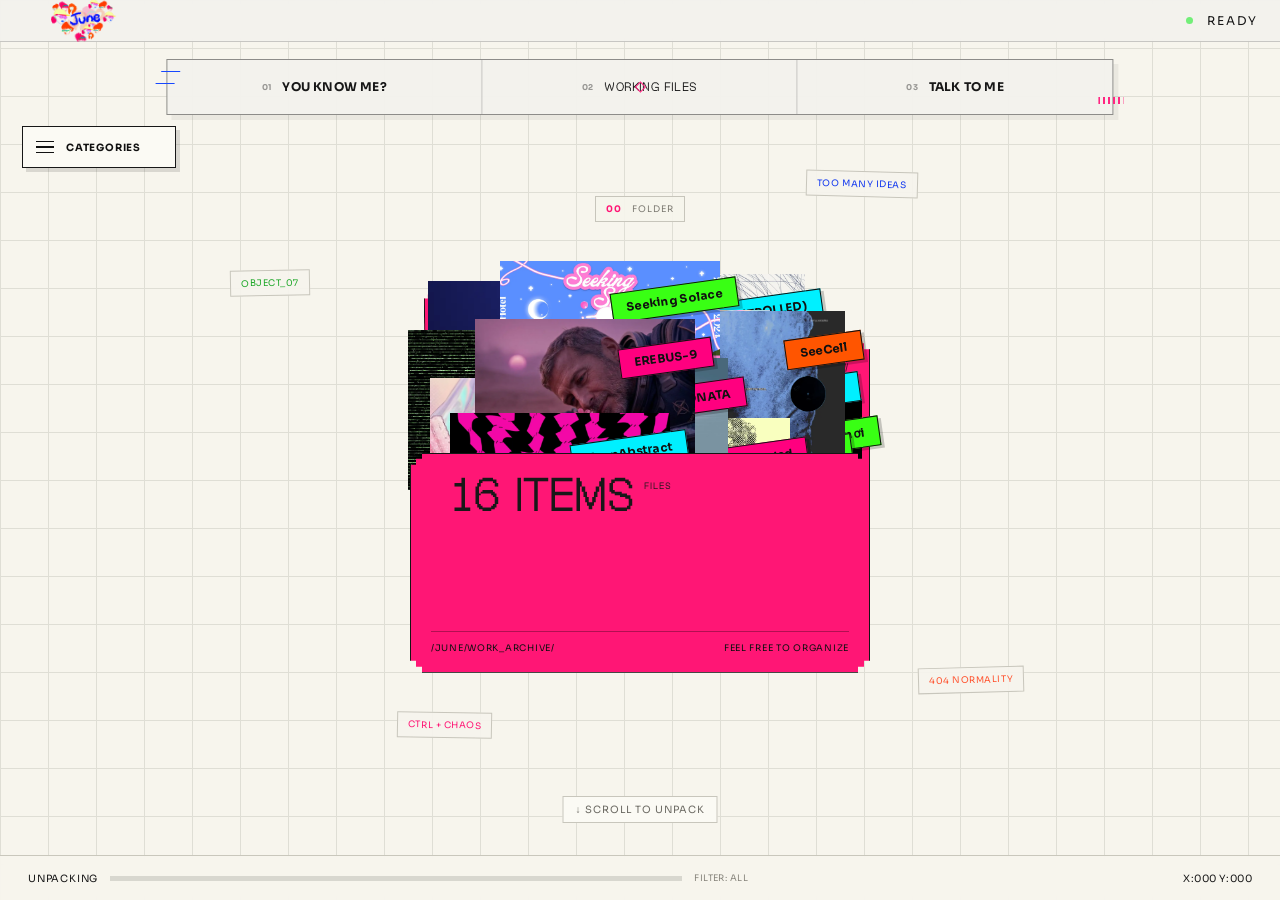
<file: WORKS/WORK/index.html>
<!DOCTYPE html>
<html lang="en">
<head>
    <meta charset="UTF-8">

    <meta
        name="viewport"
        content="width=device-width, initial-scale=1.0"
    >

    <title>June Portfolio — Work</title>

    <link rel="stylesheet" href="style.css">
    <link rel="stylesheet" href="../../assets/site-shell.css">
    <link rel="stylesheet" href="../../assets/site-cursor.css">
    <link rel="stylesheet" href="../../assets/site-fonts.css">

    <link
        rel="preconnect"
        href="https://fonts.googleapis.com"
    >

    <link
        rel="preconnect"
        href="https://fonts.gstatic.com"
        crossorigin
    >

    <link
        href="https://fonts.googleapis.com/css2?family=Courier+Prime:wght@400;700&display=swap"
        rel="stylesheet"
    >
</head>

<body class="use-site-cursor page-work">

<div class="terminal-stage" id="terminalStage">

    <!-- =====================================================
         HEADER
    ====================================================== -->

    <header class="top-header site-header">

        <a class="left-title site-logo-link" href="../../index.html" aria-label="Return to landing page">
            <img src="../../assets/logo.png" alt="June Portfolio">
        </a>

        <div class="right-status site-ready">
            <span class="status-dot site-ready-dot" aria-hidden="true"></span>
            READY
        </div>

    </header>


    <!-- MAIN NAVIGATION -->

    <nav class="homebar site-homebar" aria-label="Main navigation">
        <a href="../../ABOUT/index.html" class="nav-item site-nav-item">
            <span class="nav-num site-nav-num">01</span>
            <span>YOU KNOW ME?</span>
        </a>

        <a href="index.html" class="nav-item site-nav-item active" aria-current="page">
            <span class="nav-num site-nav-num">02</span>
            <span class="font-pixel">WORKING FILES</span>
        </a>

        <a href="../../CONTACT/index.html" class="nav-item site-nav-item">
            <span class="nav-num site-nav-num">03</span>
            <span>TALK TO ME</span>
        </a>

        <span class="nav-marker site-nav-marker" aria-hidden="true"></span>
    </nav>


    <!-- =====================================================
         CATEGORY WINDOWS
    ====================================================== -->

    <div class="category-system" id="categorySystem">
        <button class="category-toggle" id="categoryToggle" type="button" aria-expanded="false" aria-controls="categoryDock">
            <span class="burger-lines" aria-hidden="true"><i></i><i></i><i></i></span>
            <span>CATEGORIES</span>
        </button>

    <nav
        class="category-dock"
        id="categoryDock"
        aria-label="Project categories"
    >

        <button
            class="category-window active"
            data-filter="all"
        >
            <span class="window-top">
                <span>00</span>
                <span>×</span>
            </span>

            <span class="window-name">
                ALL
            </span>
        </button>


        <button
            class="category-window"
            data-filter="web"
        >
            <span class="window-top">
                <span>01</span>
                <span>×</span>
            </span>

            <span class="window-name">
                WEB & INTERACTIVE
            </span>
        </button>


        <button
            class="category-window"
            data-filter="creative"
        >
            <span class="window-top">
                <span>02</span>
                <span>×</span>
            </span>

            <span class="window-name">
                CREATIVE CODING
            </span>
        </button>


        <button
            class="category-window"
            data-filter="ai"
        >
            <span class="window-top">
                <span>03</span>
                <span>×</span>
            </span>

            <span class="window-name">
                AI PRODUCTION
            </span>
        </button>


        <button
            class="category-window"
            data-filter="motion"
        >
            <span class="window-top">
                <span>04</span>
                <span>×</span>
            </span>

            <span class="window-name">
                MOTION & ANIMATION
            </span>
        </button>


        <button
            class="category-window"
            data-filter="vfx"
        >
            <span class="window-top">
                <span>05</span>
                <span>×</span>
            </span>

            <span class="window-name">
                VFX & COMPOSITING
            </span>
        </button>


        <button
            class="category-window"
            data-filter="vj"
        >
            <span class="window-top">
                <span>06</span>
                <span>×</span>
            </span>

            <span class="window-name">
                VJ_Live Visuals
            </span>
        </button>

    </nav>
    </div>

    <div class="ambient-label ambient-a" aria-hidden="true">OBJECT_07</div>
    <div class="ambient-label ambient-b" aria-hidden="true">TOO MANY IDEAS</div>
    <div class="ambient-label ambient-c" aria-hidden="true">404 NORMALITY</div>
    <div class="ambient-label ambient-d" aria-hidden="true">CTRL + CHAOS</div>


    <!-- =====================================================
         PLAYGROUND
    ====================================================== -->

    <main
        class="playground"
        id="playground"
    >

        <!-- BACK PART OF FOLDER -->

        <div
            class="folder-back"
            id="folderBack"
        >

            <div class="folder-tab">
                PROJECTS
            </div>

            <div class="folder-back-body"></div>

        </div>


        <!-- PROJECTS LIVE BETWEEN
             BACK AND FRONT OF FOLDER -->

        <div
            class="project-layer"
            id="projectLayer"
        ></div>


        <!-- FRONT FOLDER FLAP
             THIS COVERS PROJECTS AT INITIAL STATE -->

        <div
            class="folder-front"
            id="folderFront"
        >

            <div class="folder-center-info">

                <span
                    class="folder-count"
                    id="folderCount"
                >
                    16 ITEMS
                </span>

            </div>


            <div class="folder-footer">

                <span>
                    /JUNE/WORK_ARCHIVE/
                </span>

                <span>
                    FEEL FREE TO ORGANIZE
                </span>

            </div>

        </div>


        <!-- STATE -->

        <div class="motion-state">

            <span
                class="state-index"
                id="stateIndex"
            >
                00
            </span>

            <span id="stateLabel">
                FOLDER
            </span>

        </div>


        <div
            class="stage-hint"
            id="stageHint"
        >
            ↓ SCROLL TO UNPACK
        </div>

    </main>


    <!-- =====================================================
         FOOTER
    ====================================================== -->

    <footer class="bottom-footer">

        <div class="progress-wrap">

            <label>
                UNPACKING
            </label>

            <div class="bar">
                <div
                    class="fill"
                    id="progressFill"
                ></div>
            </div>

            <span
                class="sub-text"
                id="filterText"
            >
                FILTER: ALL
            </span>

        </div>


        <div id="coordsDisplay">
            X:000 Y:000
        </div>

    </footer>

</div>

<div class="site-cursor" id="siteCursor" aria-hidden="true">
    <span></span>
    <div class="site-cursor-label">POINTER</div>
</div>

<div class="custom-cursor" id="customCursor" aria-hidden="true">
    <div class="cursor-crosshair">
        <span class="cursor-line cursor-line-x"></span>
        <span class="cursor-line cursor-line-y"></span>
        <span class="cursor-corner cursor-corner-tl"></span>
        <span class="cursor-corner cursor-corner-tr"></span>
        <span class="cursor-corner cursor-corner-bl"></span>
        <span class="cursor-corner cursor-corner-br"></span>
        <span class="cursor-dot"></span>
    </div>

    <div class="cursor-readout" id="cursorReadout">
        X:000<br>
        Y:000
    </div>
</div>


<!-- =========================================================
     PROJECT MODAL
========================================================= -->

<div
    class="project-overlay"
    id="projectOverlay"
    aria-hidden="true"
>

    <div
        class="overlay-backdrop"
        id="overlayBackdrop"
    ></div>


    <div class="overlay-content">

        <button
            class="close-overlay-btn"
            id="closeProjectBtn"
        >
            ×
        </button>

        <h2 id="overlayTitle">
            PROJECT TITLE
        </h2>


        <div
            class="overlay-tags"
            id="overlayTags"
        ></div>


        <p id="overlayDescription">
            Description
        </p>


        <div
            class="overlay-visual"
            id="overlayVisual"
        ></div>


        <a
            href="#"
            class="view-project"
            id="viewProjectLink"
        >
            VIEW FULL PROJECT →
        </a>

    </div>

</div>


<!-- ABOUT -->

<div
    class="project-overlay"
    id="aboutOverlay"
    aria-hidden="true"
>

    <div
        class="overlay-backdrop"
        id="aboutBackdrop"
    ></div>


    <div class="overlay-content">

        <button
            class="close-overlay-btn"
            id="closeAboutBtn"
        >
            ×
        </button>

        <h2>
            ABOUT_JUNE.TXT
        </h2>

        <p>
            Interactive designer / motion / experimental web.
        </p>

    </div>

</div>


<script src="../data/projects.js"></script>
<script src="script.js"></script>
<script src="../../assets/site-cursor.js"></script>

</body>
</html>
</file>
<file: style.css>
/* ======================================================
   RESET & BASE
====================================================== */
* {
  box-sizing: border-box;
}

html,
body {
  margin: 0;
  width: 100%;
  min-height: 100%;
  cursor: default;
}

body {
  overflow: hidden;
  background: #f7f6f0;
  font-family: Helvetica, Arial, sans-serif;
  color: #111;
}

a {
  color: inherit;
  cursor: pointer;
}

.page {
  position: relative;
  width: 100vw;
  height: 100vh;
  overflow: hidden;
  cursor: default;
  display: flex;
  justify-content: center;
  align-items: center;
}

/* ======================================================
   GRID & SCAN
====================================================== */
.system-bg {
  position: absolute;
  inset: 0;
  pointer-events: none;
  overflow: hidden;
}

.system-grid {
  position: absolute;
  inset: -4%;

  background-image:
    linear-gradient(
      rgba(0, 0, 0, 0.065) 1px,
      transparent 1px
    ),
    linear-gradient(
      90deg,
      rgba(0, 0, 0, 0.065) 1px,
      transparent 1px
    );

  background-size: 44px 44px;

  transition:
    transform 0.3s steps(4);
}

.scan-line {
  position: absolute;
  top: -10%;
  left: 0;

  width: 100%;
  height: 1px;

  background: #111;
  opacity: 0.13;

  animation:
    scan 5.5s linear infinite;
}

@keyframes scan {
  from {
    top: -5%;
  }

  to {
    top: 105%;
  }
}

/* ======================================================
   TOPBAR
====================================================== */
.topbar {
  position: absolute;
  top: 0;
  left: 0;

  width: 100%;

  display: flex;
  justify-content: space-between;

  padding: 18px 22px;

  z-index: 150;

  font-size: 10px;
  letter-spacing: 0.14em;

  pointer-events: none;

  transition:
    opacity 0.4s ease;
}

.brand {
  font-weight: 700;
}

.landing-logo-link {
  position: relative;
  width: 116px;
  height: 42px;
  display: block;
  overflow: hidden;
  pointer-events: auto;
  transform-origin: center bottom;
}

.landing-logo-link img {
  position: absolute;
  left: 50%;
  top: 50%;
  width: 116px;
  max-width: none;
  height: auto;
  display: block;
  transform: translate(-50%, -50%);
  pointer-events: none;
}

.landing-logo-link:hover,
.landing-logo-link:focus-visible {
  animation: landingLogoBounce .56s cubic-bezier(.2, .78, .22, 1) both;
}

@keyframes landingLogoBounce {
  0% { transform: translateY(0) scale(1); }
  38% { transform: translateY(-7px) scale(1.04); }
  62% { transform: translateY(1px) scale(.99); }
  82% { transform: translateY(-4px) scale(1.02); }
  100% { transform: translateY(-2px) scale(1.01); }
}

.top-status {
  display: flex;
  align-items: center;
  gap: 8px;
}

.status-dot {
  width: 7px;
  height: 7px;

  border-radius: 50%;

  background: #35ff14;

  animation:
    statusBlink 0.8s steps(2) infinite;
}

@keyframes statusBlink {
  50% {
    opacity: 0.2;
  }
}

/* ======================================================
   LEFT / RIGHT PANELS
====================================================== */
.left-panel,
.right-panel {
  position: absolute;
  top: 15%;

  z-index: 80;

  font-size: 9px;
  letter-spacing: 0.1em;
  text-transform: uppercase;

  transition:
    opacity 0.4s ease,
    visibility 0.4s ease;
}

.left-panel {
  left: 22px;
  width: 145px;
}

.right-panel {
  right: 22px;
  width: 180px;
}

.system-label {
  margin-bottom: 18px;
  opacity: 0.4;
}

.module {
  position: relative;

  margin-bottom: 17px;
  padding-top: 7px;

  border-top:
    1px solid rgba(0, 0, 0, 0.35);
}

.module-title {
  margin-bottom: 5px;
  opacity: 0.45;
}

.module-value {
  font-size: 13px;
  font-weight: 700;
  letter-spacing: 0.03em;
}

.module-small {
  margin-top: 4px;
  opacity: 0.6;
}

.system-status-value {
  color: #ff3c91;
}

.mini-bar {
  width: 100%;
  height: 4px;

  background:
    rgba(0, 0, 0, 0.12);

  overflow: hidden;
}

.mini-bar span {
  display: block;

  height: 100%;

  background: #ff3c91;

  animation:
    tinyLoading
    1.7s
    steps(8)
    infinite
    alternate;
}

@keyframes tinyLoading {
  from {
    transform: scaleX(0.7);
    transform-origin: left;
  }

  to {
    transform: scaleX(1);
  }
}

.weird-module {
  color: #ff3c91;

  animation:
    moduleLag
    4s
    steps(1)
    infinite;
}

@keyframes moduleLag {
  0%,
  92%,
  100% {
    transform: translate(0);
  }

  94% {
    transform:
      translate(6px, -2px);
  }

  96% {
    transform:
      translate(-2px, 3px);
  }
}

.loading-file {
  display: flex;
  justify-content: space-between;
  gap: 15px;

  padding: 7px 0;

  border-bottom:
    1px solid rgba(0, 0, 0, 0.15);
}

.file-state {
  opacity: 0.45;
}

.file-state.active {
  color: #004dff;
  opacity: 1;

  animation:
    textBlink
    0.8s
    steps(2)
    infinite;
}

@keyframes textBlink {
  50% {
    opacity: 0.25;
  }
}

.glitch-file {
  animation:
    fileLag
    5s
    steps(1)
    infinite;
}

@keyframes fileLag {
  0%,
  85%,
  100% {
    transform: translate(0);
  }

  88% {
    transform: translate(-10px);
  }

  90% {
    transform: translate(4px);
  }

  91% {
    transform: translate(0);
  }
}

.live-log {
  margin-top: 20px;
  padding: 8px;

  min-height: 63px;

  border:
    1px solid rgba(0, 0, 0, 0.25);

  background:
    rgba(247, 246, 240, 0.72);
}

.live-log-title {
  margin-bottom: 8px;
  padding-bottom: 5px;

  border-bottom:
    1px solid rgba(0, 0, 0, 0.15);

  opacity: 0.4;

  font-size: 7px;
}

.live-log-content {
  font-size: 8px;
  line-height: 1.5;

  color: #004dff;
}

/* ======================================================
   FLOATING UI
====================================================== */
.floating-ui {
  position: absolute;

  z-index: 4;

  padding: 4px 6px;

  border:
    1px solid rgba(0, 0, 0, 0.22);

  background:
    rgba(247, 246, 240, 0.65);

  backdrop-filter: blur(2px);

  font-size: 8px;
  letter-spacing: 0.1em;
  line-height: 1.4;

  pointer-events: none;

  animation:
    uiFloat
    6s
    ease-in-out
    infinite;

  transition:
    opacity 0.4s ease,
    visibility 0.4s ease;
}

.ui-1 {
  left: 23%;
  top: 12%;

  color: #004dff;
}

.ui-2 {
  right: 26%;
  top: 18%;

  color: #ff3c91;

  animation-duration: 4.2s;
}

.ui-3 {
  left: 18%;
  top: 63%;

  color: #18c900;

  animation-duration: 7.2s;
}

.ui-4 {
  right: 20%;
  top: 66%;

  color: #ff5b00;

  animation-duration: 3.8s;
}

.ui-5 {
  left: 34%;
  top: 76%;

  animation-duration: 5.6s;
}

.ui-6 {
  right: 34%;
  top: 8%;

  background: #fff;

  animation:
    warningLag
    3.7s
    steps(1)
    infinite;
}

@keyframes uiFloat {
  0%,
  100% {
    transform: translate(0, 0);
  }

  50% {
    transform:
      translate(8px, -10px);
  }
}

@keyframes warningLag {
  0%,
  80%,
  100% {
    transform: translate(0);
    opacity: 0.75;
  }

  84% {
    transform:
      translate(12px, -6px);

    opacity: 1;
  }

  86% {
    transform:
      translate(-6px, 2px);
  }

  88% {
    transform: translate(0);
  }
}

.page.open .left-panel,
.page.open .right-panel,
.page.open .floating-ui {
  opacity: 0;
  visibility: hidden;
  pointer-events: none;
}

/* ======================================================
   ACT 1: HEART SCENE
====================================================== */
.heart-scene {
  position: absolute;

  left: 50%;
  top: 47%;

  width: min(55vw, 650px);
  height: min(70vh, 650px);

  transform:
    translate(-50%, -50%);

  z-index: 20;

  cursor: pointer;

  animation:
    heartBreath
    5.4s
    cubic-bezier(0.45, 0, 0.2, 1)
    infinite;

  transition:
    width
    0.8s
    cubic-bezier(0.16, 1, 0.3, 1),
    height
    0.8s
    cubic-bezier(0.16, 1, 0.3, 1);
}

@keyframes heartBreath {
  0% {
    transform:
      translate(-50%, -50%)
      scale(1);
  }

  50% {
    transform:
      translate(-50%, -50%)
      scale(1.02);
  }

  100% {
    transform:
      translate(-50%, -50%)
      scale(1);
  }
}

/* ======================================================
   FACES
====================================================== */
.face {
  position: absolute;

  display: block;

  width: 15%;
  height: auto;

  object-fit: contain;

  pointer-events: none;
  user-select: none;

  opacity: 0;

  transform:
    scale(0.2)
    translateY(15px);

  transition:
    left
    0.8s
    cubic-bezier(0.22, 1, 0.36, 1),
    top
    0.8s
    cubic-bezier(0.22, 1, 0.36, 1),
    width
    0.8s
    cubic-bezier(0.22, 1, 0.36, 1),
    opacity
    0.3s
    ease,
    filter
    0.3s
    ease;

  will-change:
    transform,
    opacity;
}

.face.loaded {
  opacity: 1;
}

.face.erased {
  opacity: 0 !important;

  filter: blur(1px);

  transform:
    scale(0.65) !important;

  transition:
    opacity 0.18s ease,
    transform 0.18s ease,
    filter 0.18s ease;
}

/* ======================================================
   HEART COORDINATES
====================================================== */
.f1 { left: 8%; top: 18%; width: 17%; }
.f2 { left: 2%; top: 30%; width: 16%; }
.f3 { left: 16%; top: 8%; width: 14%; }
.f4 { left: 26%; top: 16%; width: 13%; }
.f5 { left: 13%; top: 35%; width: 15%; }
.f6 { left: 33%; top: 10%; width: 14%; }
.f7 { left: 39%; top: 25%; width: 13%; }
.f8 { left: 43%; top: 8%; width: 14%; }
.f9 { left: 52%; top: 9%; width: 13%; }
.f10 { left: 64%; top: 11%; width: 17%; }
.f11 { left: 77%; top: 27%; width: 16%; }
.f12 { left: 68%; top: 34%; width: 15%; }
.f13 { left: 5%; top: 44%; width: 15%; }
.f14 { left: 15%; top: 52%; width: 14%; }
.f15 { left: 25%; top: 44%; width: 13%; }
.f16 { left: 21%; top: 61%; width: 14%; }
.f17 { left: 31%; top: 37%; width: 13%; }
.f18 { left: 42%; top: 36%; width: 16%; }
.f19 { left: 38%; top: 52%; width: 14%; }
.f20 { left: 51%; top: 49%; width: 14%; }
.f21 { left: 63%; top: 47%; width: 14%; }
.f22 { left: 74%; top: 42%; width: 15%; }
.f23 { left: 66%; top: 61%; width: 14%; }
.f24 { left: 30%; top: 66%; width: 14%; }
.f25 { left: 43%; top: 68%; width: 13%; }
.f26 { left: 54%; top: 68%; width: 14%; }
.f27 { left: 40%; top: 79%; width: 14%; }
.f28 { left: 46%; top: 88%; width: 12%; }
.f29 { left: 10%; top: 24%; width: 13%; }
.f30 { left: 21%; top: 22%; width: 12%; }
.f31 { left: 30%; top: 26%; width: 12%; }
.f32 { left: 47%; top: 21%; width: 13%; }
.f33 { left: 58%; top: 22%; width: 12%; }
.f34 { left: 70%; top: 23%; width: 13%; }
.f35 { left: 9%; top: 47%; width: 12%; }
.f36 { left: 22%; top: 48%; width: 12%; }
.f37 { left: 34%; top: 47%; width: 12%; }
.f38 { left: 47%; top: 46%; width: 12%; }
.f39 { left: 58%; top: 43%; width: 13%; }
.f40 { left: 70%; top: 48%; width: 12%; }
.f41 { left: 27%; top: 57%; width: 12%; }
.f42 { left: 39%; top: 61%; width: 12%; }
.f43 { left: 50%; top: 59%; width: 12%; }
.f44 { left: 60%; top: 57%; width: 12%; }
.f45 { left: 33%; top: 72%; width: 12%; }
.f46 { left: 47%; top: 75%; width: 12%; }
.f47 { left: 57%; top: 72%; width: 12%; }
.f48 { left: 45%; top: 82%; width: 11%; }

/* ======================================================
   FACE MOTION
====================================================== */
.face.loaded:nth-of-type(4n + 1) {
  animation:
    loadPop
    0.35s
    cubic-bezier(0.2, 0.9, 0.3, 1)
    both,
    floatA
    4s
    ease-in-out
    infinite
    0.5s;
}

.face.loaded:nth-of-type(4n + 2) {
  animation:
    loadPop
    0.25s
    steps(4)
    both,
    floatB
    5.2s
    ease-in-out
    infinite
    0.4s;
}

.face.loaded:nth-of-type(4n + 3) {
  animation:
    loadPop
    0.4s
    cubic-bezier(0.2, 0.9, 0.3, 1)
    both,
    floatC
    3.4s
    ease-in-out
    infinite
    0.5s;
}

.face.loaded:nth-of-type(4n) {
  animation:
    loadLag
    0.4s
    steps(5)
    both,
    floatD
    5.9s
    ease-in-out
    infinite
    0.6s;
}

@keyframes loadPop {
  0% {
    opacity: 0;

    transform:
      scale(0.2)
      translateY(20px);
  }

  60% {
    opacity: 1;

    transform:
      scale(1.12);
  }

  100% {
    opacity: 1;

    transform:
      scale(1);
  }
}

@keyframes loadLag {
  0% {
    opacity: 0;

    transform:
      scale(0.3);
  }

  30% {
    opacity: 1;

    transform:
      scale(0.65)
      translateX(10px);
  }

  55% {
    transform:
      scale(0.65)
      translateX(10px);
  }

  70% {
    transform:
      scale(1.08)
      translateX(-4px);
  }

  100% {
    opacity: 1;

    transform:
      scale(1);
  }
}

@keyframes floatA {
  50% {
    transform:
      translate(-5px, -8px)
      rotate(-2deg)
      scale(1.04);
  }
}

@keyframes floatB {
  0%,
  34% {
    transform:
      translate(0, 0);
  }

  35% {
    transform:
      translate(5px, -2px);
  }

  65% {
    transform:
      translate(-4px, -8px)
      scale(1.04);
  }
}

@keyframes floatC {
  50% {
    transform:
      translate(7px, -6px)
      rotate(3deg)
      scale(0.98);
  }
}

@keyframes floatD {
  45% {
    transform:
      translate(-5px, 6px)
      scale(1.05);
  }
}

/* ======================================================
   JUNLJ TITLE
====================================================== */
.june-title {
  position: absolute;

  left: 50%;
  top: 49%;

  z-index: 1;

  opacity: 0;

  transform:
    translate(-50%, -50%)
    scale(0.9);

  font-family:
    Georgia,
    "Playfair Display",
    serif;

  font-style: italic;
  font-weight: 400;

  font-size:
    clamp(2.8rem, 6vw, 5rem);

  letter-spacing: -0.02em;
  line-height: 0.9;

  pointer-events: none;

  transition:
    opacity 0.25s ease,
    transform 0.25s ease;
}

/* ======================================================
   OPEN FRAME
====================================================== */
.page.open .heart-scene {
  width: 100vw;
  height: 100vh;

  top: 50%;

  animation: none;

  pointer-events: none;

  cursor: default;
}

.page.open .june-title {
  opacity: 0 !important;
}

/* ======================================================
   FRAME FACE POSITIONS
====================================================== */
.page.open .f1 { left: 1%; top: 1%; width: 5.5%; }
.page.open .f2 { left: 7%; top: 0%; width: 5.5%; }
.page.open .f3 { left: 13%; top: 1%; width: 5.5%; }
.page.open .f4 { left: 19%; top: 0%; width: 5.5%; }
.page.open .f5 { left: 25%; top: 1%; width: 5.5%; }
.page.open .f6 { left: 31%; top: 0%; width: 5.5%; }
.page.open .f7 { left: 37%; top: 1%; width: 5.5%; }
.page.open .f8 { left: 43%; top: 0%; width: 5.5%; }
.page.open .f9 { left: 49%; top: 1%; width: 5.5%; }
.page.open .f10 { left: 55%; top: 0%; width: 5.5%; }
.page.open .f11 { left: 61%; top: 1%; width: 5.5%; }
.page.open .f12 { left: 67%; top: 0%; width: 5.5%; }
.page.open .f13 { left: 73%; top: 1%; width: 5.5%; }
.page.open .f14 { left: 79%; top: 0%; width: 5.5%; }
.page.open .f15 { left: 85%; top: 1%; width: 5.5%; }
.page.open .f16 { left: 91%; top: 0%; width: 5.5%; }
.page.open .f17 { left: 94%; top: 12%; width: 5%; }
.page.open .f18 { left: 93%; top: 23%; width: 5.5%; }
.page.open .f19 { left: 94%; top: 34%; width: 5%; }
.page.open .f20 { left: 93%; top: 45%; width: 5.5%; }
.page.open .f21 { left: 94%; top: 56%; width: 5%; }
.page.open .f22 { left: 93%; top: 67%; width: 5.5%; }
.page.open .f23 { left: 94%; top: 78%; width: 5%; }
.page.open .f24 { left: 88%; top: 89%; width: 5.5%; }
.page.open .f25 { left: 82%; top: 90%; width: 5.5%; }
.page.open .f26 { left: 76%; top: 89%; width: 5.5%; }
.page.open .f27 { left: 70%; top: 90%; width: 5.5%; }
.page.open .f28 { left: 64%; top: 89%; width: 5.5%; }
.page.open .f29 { left: 58%; top: 90%; width: 5.5%; }
.page.open .f30 { left: 52%; top: 89%; width: 5.5%; }
.page.open .f31 { left: 46%; top: 90%; width: 5.5%; }
.page.open .f32 { left: 40%; top: 89%; width: 5.5%; }
.page.open .f33 { left: 34%; top: 90%; width: 5.5%; }
.page.open .f34 { left: 28%; top: 89%; width: 5.5%; }
.page.open .f35 { left: 22%; top: 90%; width: 5.5%; }
.page.open .f36 { left: 16%; top: 89%; width: 5.5%; }
.page.open .f37 { left: 0%; top: 78%; width: 5%; }
.page.open .f38 { left: 1%; top: 67%; width: 5%; }
.page.open .f39 { left: 0%; top: 56%; width: 5%; }
.page.open .f40 { left: 1%; top: 45%; width: 5%; }
.page.open .f41 { left: 0%; top: 34%; width: 5%; }
.page.open .f42 { left: 1%; top: 23%; width: 5%; }
.page.open .f43 { left: 0%; top: 12%; width: 5%; }
.page.open .f44 { left: 2%; top: 6%; width: 5%; }
.page.open .f45 { left: 92%; top: 6%; width: 5%; }
.page.open .f46 { left: 92%; top: 84%; width: 5%; }
.page.open .f47 { left: 2%; top: 84%; width: 5%; }
.page.open .f48 { left: 48%; top: 2%; width: 5%; }

/* ======================================================
   FRAME HOVER REACTIONS
====================================================== */
.page.frame-about .f37,
.page.frame-about .f38,
.page.frame-about .f39 {
  translate:
    10px 0 !important;
}

.page.frame-work .face {
  scale: 1.05;
}

.page.frame-contact .f17,
.page.frame-contact .f18,
.page.frame-contact .f19 {
  animation:
    contactChain
    0.5s
    cubic-bezier(0.2, 0.9, 0.2, 1)
    infinite
    alternate;
}

@keyframes contactChain {
  from { scale: 1; }
  to { scale: 1.1; }
}

/* ======================================================
   CONTROL CENTER
====================================================== */
.control-center {
  position: absolute;
  inset: 0;

  z-index: 45;

  opacity: 0;
  visibility: hidden;

  pointer-events: none;

  transition:
    opacity 0.4s ease 0.3s,
    visibility 0s linear 0.4s;
}

.page.open .control-center {
  opacity: 1;
  visibility: visible;

  pointer-events: auto;
}

.control-center-head {
  position: absolute;

  left: 50%;
  top: 50%;

  text-align: center;

  opacity: 0;

  transform:
    translate(-50%, -50%)
    scale(1.3);
}

.page.open .control-center-head {
  animation:
    centerBoot
    0.5s
    cubic-bezier(0.16, 1, 0.3, 1)
    0.4s
    both;
}

@keyframes centerBoot {
  from {
    opacity: 0;
    transform: translate(-50%, -44%) scale(1.1);
  }
  to {
    opacity: 1;
    transform: translate(-50%, -50%) scale(1.3);
  }
}

.control-mini {
  margin-bottom: 2px;
  font-size: 7px;
  letter-spacing: 0.18em;
  opacity: 0.45;
}

.control-center h1 {
  margin: 0;
  font-size: clamp(2.5rem, 5vw, 5rem);
  line-height: 0.8;
  letter-spacing: -0.08em;
}

.current-status {
  display: inline-block;
  margin-top: 8px;
  padding: 4px 8px;
  border: 1px solid rgba(0, 0, 0, 0.2);
  background: rgba(247, 246, 240, 0.85);
  font-size: 6px;
  letter-spacing: 0.12em;
}

/* ======================================================
   NAV OBJECTS
====================================================== */
.nav-object {
  position: absolute;
  display: block;
  text-decoration: none;
  border: 1px solid rgba(0, 0, 0, 0.35);
  background: rgba(247, 246, 240, 0.95);
  color: #111;
  padding: 12px 14px;
  opacity: 0;
  transform: scale(0.85);
  cursor: pointer;
  transition:
    transform 0.25s cubic-bezier(0.2, 0.8, 0.2, 1),
    background 0.2s ease,
    color 0.2s ease,
    box-shadow 0.2s ease;
}

.page.open .nav-object {
  animation: objectBoot 0.45s cubic-bezier(0.16, 1, 0.3, 1) both;
}

.page.open .about-object { animation-delay: 0.5s; }
.page.open .work-object { animation-delay: 0.6s; }
.page.open .contact-object { animation-delay: 0.7s; }

@keyframes objectBoot {
  from {
    opacity: 0;
    transform: translateY(15px) scale(0.8);
  }
  to {
    opacity: 1;
    transform: translateY(0) scale(1);
  }
}

.about-object {
  left: 26%;
  top: 40%;
  width: 190px;
  transform: rotate(-3deg);
}

.work-object {
  left: 50%;
  top: 64%;
  width: clamp(300px, 26vw, 420px);
  min-height: 130px;
  padding: 14px;
  transform: translate(-50%, -50%) rotate(1.5deg);
}

.contact-object {
  right: 26%;
  top: 43%;
  width: 190px;
  transform: rotate(3deg);
}

.object-title {
  font-size: clamp(14px, 1.2vw, 19px);
  font-weight: 800;
  letter-spacing: -0.03em;
}

.work-object .object-title {
  font-size: clamp(22px, 2.4vw, 36px);
}

.object-sub {
  margin-top: 3px;
  max-width: 32ch;
  font-size: 6.5px;
  line-height: 1.4;
  letter-spacing: 0.06em;
  opacity: 0.5;
}

.object-open {
  margin-top: 14px;
  font-size: 6.5px;
  letter-spacing: 0.12em;
  font-weight: 700;
}

.nav-object:hover {
  background: #111;
  color: #f7f6f0;
  box-shadow: 5px 5px 0 rgba(0, 0, 0, 0.1);
}

.about-object:hover {
  transform: rotate(-1deg) translate(-3px, -3px) scale(1.02);
}

.contact-object:hover {
  transform: rotate(1deg) translate(3px, -3px) scale(1.02);
}

.work-object:hover {
  transform: translate(-50%, -50%) rotate(0deg) scale(1.03);
}

/* ======================================================
   FOOTER
====================================================== */
.loading-footer {
  position: absolute;
  left: 50%;
  bottom: 18px;
  width: min(52vw, 600px);
  transform: translateX(-50%);
  z-index: 40;
  transition: opacity 0.3s ease;
}

.progress-meta {
  display: flex;
  justify-content: space-between;
  margin-bottom: 5px;
  font-size: 8px;
  letter-spacing: 0.1em;
  text-transform: uppercase;
}

.progress-track {
  width: 100%;
  height: 6px;
  overflow: hidden;
  border: 1px solid #111;
}

.progress-fill {
  width: 0%;
  height: 100%;
  background: #ff3c91;
  transition: width 0.18s steps(3);
}

.footer-sub {
  display: flex;
  justify-content: space-between;
  margin-top: 5px;
  font-size: 6.5px;
  letter-spacing: 0.1em;
  opacity: 0.45;
}

.page.open .loading-footer {
  opacity: 0;
  pointer-events: none;
}

/* ======================================================
   ERROR POPUP
====================================================== */
.error-popup {
  position: absolute;
  z-index: 200;
  left: 50%;
  top: 50%;
  width: 170px;
  padding: 8px;
  background: #f7f6f0;
  border: 1px solid #111;
  transform: translate(-50%, -50%) scale(0.8);
  opacity: 0;
  pointer-events: none;
}

.error-title {
  padding-bottom: 4px;
  margin-bottom: 5px;
  border-bottom: 1px solid #111;
  font-size: 7.5px;
  letter-spacing: 0.1em;
  text-transform: uppercase;
}

.error-copy {
  font-size: 10px;
  font-weight: 700;
}

.error-popup.show {
  animation: popupGlitch 0.5s steps(4);
}

@keyframes popupGlitch {
  0% { opacity: 0; transform: translate(-50%, -50%) scale(0.7); }
  25% { opacity: 1; transform: translate(-46%, -52%) scale(1.05); }
  40% { transform: translate(-54%, -48%) scale(0.95); }
  65% { transform: translate(-50%, -50%) scale(1); }
  90% { opacity: 1; }
  100% { opacity: 0; }
}

/* ======================================================
   CUSTOM CURSOR DECORATION
====================================================== */
.cursor {
  position: fixed;
  left: 0;
  top: 0;
  width: 22px;
  height: 22px;
  border: 1px solid #111;
  transform: translate(-50%, -50%);
  pointer-events: none;
  z-index: 9999;
  opacity: 0;
  visibility: hidden;
  transition:
    width 0.12s steps(2),
    height 0.12s steps(2),
    border-radius 0.12s ease,
    background 0.12s ease,
    opacity 0.12s ease;
  will-change: left, top;
}

.cursor.is-visible {
  opacity: 1;
  visibility: visible;
}

.cursor::before,
.cursor::after {
  content: "";
  position: absolute;
  background: #111;
}

.cursor::before {
  width: 28px;
  height: 1px;
  left: -4px;
  top: 50%;
}

.cursor::after {
  width: 1px;
  height: 28px;
  top: -4px;
  left: 50%;
}

.cursor span {
  position: absolute;
  width: 4px;
  height: 4px;
  left: 50%;
  top: 50%;
  background: #ff3c91;
  transform: translate(-50%, -50%);
}

.cursor-label {
  position: absolute;
  left: 22px;
  top: 16px;
  padding: 2px 4px;
  background: #f7f6f0;
  border: 1px solid rgba(0, 0, 0, 0.18);
  font-size: 5px;
  letter-spacing: 0.1em;
  white-space: nowrap;
  opacity: 0.65;
}

.cursor.eraser {
  width: 42px;
  height: 42px;
  border-radius: 50%;
  border: 1px dashed #ff3c91;
  background: rgba(255, 60, 145, 0.05);
}

.cursor.eraser .cursor-label {
  font-size: 0;
}

.cursor.eraser .cursor-label::before {
  content: "ERASER";
  font-size: 5px;
}

/* ======================================================
   HEART STATUS
====================================================== */
.heart-status {
  position: absolute;
  left: 50%;
  top: 73%;
  transform: translateX(-50%);
  display: flex;
  align-items: center;
  gap: 10px;
  z-index: 30;
  font-size: 9px;
  letter-spacing: 0.14em;
  text-transform: uppercase;
  pointer-events: none;
  transition: opacity 0.3s ease;
}

.tiny-spinner {
  width: 12px;
  height: 12px;
  border: 1px solid rgba(0, 0, 0, 0.18);
  border-top-color: #004dff;
  border-radius: 50%;
  animation: spin 0.7s steps(8) infinite;
}

@keyframes spin {
  to { transform: rotate(360deg); }
}

.page.ready .tiny-spinner {
  display: none;
}

.page.open .heart-status {
  opacity: 0;
  pointer-events: none;
}

/* ======================================================
   TABLET / MOBILE LAYOUT
====================================================== */
@media (max-width: 850px) {
  .heart-scene {
    width: 88vw;
    height: 88vw;
    top: 45%;
  }

  .control-center-head {
    top: 50% !important;
    width: 85vw;
    transform: translate(-50%, -50%) scale(1) !important;
  }

  .page.open .control-center-head {
    animation: centerBootMobile 0.5s cubic-bezier(0.16, 1, 0.3, 1) 0.4s both;
  }

  @keyframes centerBootMobile {
    from {
      opacity: 0;
      transform: translate(-50%, -44%) scale(0.95);
    }
    to {
      opacity: 1;
      transform: translate(-50%, -50%) scale(1);
    }
  }

  .about-object,
  .contact-object,
  .work-object {
    position: absolute;
    left: 50% !important;
    right: auto !important;
    width: min(320px, 85vw) !important;
    min-height: auto !important;
    transform: translateX(-50%) scale(0.9) !important;
  }

  .about-object {
    top: 30% !important;
    transform: translateX(-50%) rotate(-1.5deg) !important;
  }

  .work-object {
    left: 50% !important;
    top: 52% !important;
    transform: translateX(-50%) translate(-50%, -50%) rotate(1deg) !important;
  }

  .page.open .work-object {
    left: 50% !important;
    transform: translateX(-50%) rotate(1deg) !important;
  }

  .contact-object {
    top: 74% !important;
    transform: translateX(-50%) rotate(1.5deg) !important;
  }

  .nav-object:hover {
    transform: translateX(-50%) scale(1.02) !important;
  }

  .page.open .face {
    width: 7% !important;
  }
}

/* ======================================================
   REDUCED MOTION
====================================================== */
@media (prefers-reduced-motion: reduce) {
  *,
  *::before,
  *::after {
    animation-duration: 0.01ms !important;
    animation-iteration-count: 1 !important;
    transition-duration: 0.01ms !important;
  }
}

/* ======================================================
   MAIN INFORMATION COLOR
====================================================== */
:root {
  --main-info-blue: rgb(0, 0, 207);
}

.topbar,
.heart-scene,
.heart-status,
.control-center,
.nav-object,
.loading-footer,
.error-popup {
  color: var(--main-info-blue);
}

/* ======================================================
   FINAL RESPONSIVE LANDING OVERRIDES
   - keeps the face frame clear of the logo
   - separates JUNLJ and all three navigation cards
====================================================== */
.landing-logo-link {
  z-index: 3;
  background: rgba(247, 246, 240, .97);
  box-shadow: 0 0 0 10px rgba(247, 246, 240, .97);
  isolation: isolate;
}

.landing-logo-link img {
  z-index: 1;
}

@media (max-width: 850px) {
  .topbar {
    padding: 14px 16px;
  }

  .landing-logo-link {
    box-shadow: 0 0 0 8px rgba(247, 246, 240, .97);
  }

  .control-center-head,
  .page.open .control-center-head {
    top: 21% !important;
    width: min(360px, calc(100vw - 48px));
    transform: translate(-50%, -50%) scale(1) !important;
  }

  .control-center h1 {
    font-size: clamp(2.5rem, 10vw, 4rem);
  }

  .current-status {
    margin-top: 7px;
  }

  .about-object,
  .contact-object,
  .work-object,
  .page.open .about-object,
  .page.open .contact-object,
  .page.open .work-object {
    left: 50% !important;
    right: auto !important;
    width: min(360px, calc(100vw - 48px)) !important;
    min-height: 0 !important;
  }

  .about-object,
  .page.open .about-object {
    top: 34% !important;
    transform: translateX(-50%) rotate(-1.5deg) !important;
  }

  .work-object,
  .page.open .work-object {
    top: 53% !important;
    transform: translateX(-50%) rotate(1deg) !important;
  }

  .contact-object,
  .page.open .contact-object {
    top: 73% !important;
    transform: translateX(-50%) rotate(1.5deg) !important;
  }

  .about-object:hover,
  .page.open .about-object:hover,
  .work-object:hover,
  .page.open .work-object:hover,
  .contact-object:hover,
  .page.open .contact-object:hover {
    transform: translateX(-50%) translateY(-3px) scale(1.02) !important;
  }

  .nav-object {
    padding: 12px 14px;
  }

  .work-object .object-title {
    font-size: clamp(21px, 5.4vw, 30px);
  }

  .page.open .heart-scene {
    width: 100vw;
    height: 100dvh;
  }
}

@media (max-width: 480px) {
  .topbar {
    padding: 11px 12px;
  }

  .landing-logo-link {
    width: 98px;
    height: 38px;
    box-shadow: 0 0 0 7px rgba(247, 246, 240, .97);
  }

  .landing-logo-link img {
    width: 98px;
  }

  .control-center-head,
  .page.open .control-center-head {
    top: 19% !important;
    width: calc(100vw - 32px);
  }

  .control-center h1 {
    font-size: clamp(2.2rem, 12vw, 3.2rem);
  }

  .about-object,
  .contact-object,
  .work-object,
  .page.open .about-object,
  .page.open .contact-object,
  .page.open .work-object {
    width: calc(100vw - 36px) !important;
    padding: 10px 12px;
  }

  .about-object,
  .page.open .about-object {
    top: 32% !important;
  }

  .work-object,
  .page.open .work-object {
    top: 52% !important;
  }

  .contact-object,
  .page.open .contact-object {
    top: 73% !important;
  }

  .object-title {
    font-size: 13px;
  }

  .work-object .object-title {
    font-size: clamp(18px, 6.8vw, 25px);
  }

  .object-open {
    margin-top: 9px;
  }
}

@media (max-width: 850px) and (max-height: 650px) {
  .control-center-head,
  .page.open .control-center-head {
    top: 16% !important;
  }

  .about-object,
  .page.open .about-object {
    top: 29% !important;
  }

  .work-object,
  .page.open .work-object {
    top: 49% !important;
  }

  .contact-object,
  .page.open .contact-object {
    top: 72% !important;
  }

  .nav-object {
    padding: 8px 11px;
  }

  .object-open {
    margin-top: 7px;
  }
}
</file>
<file: assets/site-cursor.css>
/* Shared custom cursor — exact visual language from the Landing page. */
.site-cursor {
  position: fixed;
  left: 0;
  top: 0;
  width: 22px;
  height: 22px;
  border: 1px solid #111;
  transform: translate(-50%, -50%);
  pointer-events: none;
  z-index: 50000;
  opacity: 0;
  visibility: hidden;
  transition:
    width .12s steps(2),
    height .12s steps(2),
    border-radius .12s ease,
    background .12s ease,
    opacity .12s ease;
  will-change: left, top;
}

.site-cursor.is-visible {
  opacity: 1;
  visibility: visible;
}

.site-cursor::before,
.site-cursor::after {
  content: "";
  position: absolute;
  background: #111;
}

.site-cursor::before {
  width: 28px;
  height: 1px;
  left: -4px;
  top: 50%;
}

.site-cursor::after {
  width: 1px;
  height: 28px;
  top: -4px;
  left: 50%;
}

.site-cursor > span {
  position: absolute;
  width: 4px;
  height: 4px;
  left: 50%;
  top: 50%;
  background: #ff3c91;
  transform: translate(-50%, -50%);
}

.site-cursor-label {
  position: absolute;
  left: 22px;
  top: 16px;
  padding: 2px 4px;
  border: 1px solid rgba(0, 0, 0, .18);
  background: #f7f6f0;
  color: #111;
  font-family: "Courier New", Courier, monospace;
  font-size: 5px;
  font-weight: 400;
  line-height: normal;
  letter-spacing: .1em;
  white-space: nowrap;
  opacity: .65;
}

/* Keep the old page-specific cursor code harmless while preserving page JS. */
.use-site-cursor .custom-cursor,
.use-site-cursor .cursor:not(.site-cursor),
.use-site-cursor .cursor-dot {
  display: none !important;
}

.use-site-cursor .site-cursor {
  display: block !important;
}

body.use-site-cursor,
body.use-site-cursor a,
body.use-site-cursor button,
body.use-site-cursor input,
body.use-site-cursor textarea,
body.use-site-cursor [role="button"] {
  cursor: none !important;
}

@media (any-pointer: none) {
  .use-site-cursor .site-cursor {
    display: none !important;
  }
}

@media (prefers-reduced-motion: reduce) {
  .site-cursor {
    transition: opacity .12s ease;
  }
}
</file>
<file: assets/site-fonts.css>
@font-face {
  font-family: "Geist Pixel";
  src: url("fonts/GeistPixel.woff") format("woff");
  font-style: normal;
  font-weight: 400;
  font-display: swap;
}

@font-face {
  font-family: "Playwrite US Modern";
  src: url("fonts/PlaywriteUSModern.woff") format("woff");
  font-style: normal;
  font-weight: 100 400;
  font-display: swap;
}

@font-face {
  font-family: "Sora";
  src: url("fonts/Sora.woff") format("woff");
  font-style: normal;
  font-weight: 100 800;
  font-display: swap;
}

:root {
  --font-pixel: "Geist Pixel", monospace;
  --font-playwrite-modern: "Playwrite US Modern", cursive;
  --font-sora: "Sora", Arial, sans-serif;
}

html,
body,
button,
a,
input,
textarea,
select {
  font-family: var(--font-sora);
}

.site-header,
.site-homebar,
.site-cursor,
.site-header *,
.site-homebar *,
.site-cursor * {
  font-family: var(--font-sora);
}

.font-pixel {
  font-family: var(--font-pixel) !important;
  font-weight: 400 !important;
}

.page-landing,
.page-landing button,
.page-landing a,
.page-landing input,
.page-landing textarea,
.page-landing .june-title,
.page-landing .control-center h1,
.page-landing .nav-object {
  font-family: var(--font-pixel);
}

.page-landing .site-cursor,
.page-landing .site-cursor * {
  font-family: var(--font-sora);
}

.page-about .face-title,
.page-about .select-label,
.page-about .portrait-name,
.page-about .process-content-header,
.page-about .process-step,
.page-about .skill-box {
  font-family: var(--font-pixel);
  font-weight: 400;
}

.page-work .folder-tab,
.page-work .folder-count {
  font-family: var(--font-pixel);
  font-weight: 400;
}

.page-work .thumb-label,
.page-work .project-meta .project-title {
  font-family: var(--font-sora);
}

.page-work #overlayDescription {
  font-family: var(--font-playwrite-modern);
  font-weight: 400;
}

.page-contact,
.page-contact button,
.page-contact a,
.page-contact input,
.page-contact textarea {
  font-family: var(--font-sora);
}

.page-contact .site-header,
.page-contact .site-header *,
.page-contact .site-homebar,
.page-contact .site-homebar *,
.page-contact .site-cursor,
.page-contact .site-cursor * {
  font-family: var(--font-sora);
}

.page-contact .contact-text,
.page-contact .option-main,
.page-contact .static-mail {
  font-family: var(--font-playwrite-modern);
  font-weight: 400;
}

.page-contact .bottom-message h1 {
  font-family: var(--font-pixel);
  font-weight: 400;
}

.page-project .project-title,
.page-project .project-type,
.page-project .project-info--right,
.page-project .project-info--right *,
.page-project .info-label {
  font-family: var(--font-sora);
}

.page-project .project-caption,
.page-project #projectOverview {
  font-family: var(--font-playwrite-modern);
  font-weight: 400;
}

.page-work #overlayDescription,
.page-project .project-caption,
.page-project #projectOverview {
  line-height: 1.75;
  letter-spacing: 0;
}
</file>
<file: ABOUT/style.css>
/* =========================================================
   RESET
========================================================= */

* {
  box-sizing: border-box;
}


html,
body {
  margin: 0;

  width: 100%;
  height: 100%;
}


html,
body,
button,
a,
.skill-box,
.software-marquee {
  cursor: none !important;
}


body {
  position: relative;

  overflow: hidden;

  background: #f3f2ed;

  color: #171717;

  font-family:
    "Courier New",
    Courier,
    monospace;
}



/* =========================================================
   VARIABLES
========================================================= */

:root {
  --paper: #f3f2ed;

  --black: #171717;

  --pink: #ff2682;

  --blue: #1748ff;

  --green: #2de34c;

  --cyan: #18dbe1;

  --grid:
    rgba(
      30,
      30,
      30,
      .09
    );

  --line:
    rgba(
      20,
      20,
      20,
      .2
    );
}



/* =========================================================
   GRID
========================================================= */

.grid-bg {
  position: fixed;

  inset: 0;

  z-index: -20;

  background-color:
    var(--paper);

  background-image:

    linear-gradient(
      to right,
      var(--grid) 1px,
      transparent 1px
    ),

    linear-gradient(
      to bottom,
      var(--grid) 1px,
      transparent 1px
    );

  background-size:
    36px 36px;
}



/* =========================================================
   SCANNER
========================================================= */

.scanner {
  position: fixed;

  z-index: 900;

  pointer-events: none;

  background:
    var(--pink);

  opacity: 0;
}



.scanner-horizontal {
  left: 0;
  top: 0;

  width: 100vw;
  height: 1px;
}



.scanner-horizontal span {
  position: absolute;

  right: 20px;
  top: -17px;

  padding:
    2px 6px;

  background:
    var(--paper);

  color:
    var(--pink);

  font-size: 9px;
}



.scanner-vertical {
  left: 0;
  top: 0;

  width: 1px;
  height: 100vh;
}



.scanner-vertical span {
  position: absolute;

  left: 7px;
  bottom: 20px;

  padding:
    2px 6px;

  background:
    var(--paper);

  color:
    var(--pink);

  font-size: 9px;

  writing-mode:
    vertical-rl;
}



.scanner-horizontal.is-scanning {
  opacity: .85;

  animation:
    scanHorizontal
    4.8s
    linear
    1;
}



.scanner-vertical.is-scanning {
  opacity: .85;

  animation:
    scanVertical
    4.8s
    linear
    1;
}



@keyframes scanHorizontal {

  from {
    transform:
      translateY(
        112px
      );
  }

  to {
    transform:
      translateY(
        calc(
          100vh - 2px
        )
      );
  }

}



@keyframes scanVertical {

  from {
    transform:
      translateX(0);
  }

  to {
    transform:
      translateX(
        calc(
          100vw - 2px
        )
      );
  }

}



/* =========================================================
   HEADER
========================================================= */

.system-header {
  position: fixed;

  z-index: 300;

  top: 0;
  left: 0;

  width: 100%;
  height: 42px;

  padding:
    0 22px;

  display: flex;

  align-items: center;

  justify-content:
    space-between;

  border-bottom:
    1px solid
    var(--line);

  background:
    rgba(
      243,
      242,
      237,
      .94
    );

  font-size:
    12px;

  letter-spacing:
    .8px;
}



.system-logo {
  font-weight:
    900;
}



.system-ready {
  display: flex;

  align-items:
    center;

  gap: 8px;
}



.ready-dot {
  width: 7px;
  height: 7px;

  border-radius:
    50%;

  background:
    #72ef78;
}



/* =========================================================
   HOMEBAR
========================================================= */

.homebar {
  position: fixed;

  z-index: 310;

  left: 50%;
  top: 59px;

  transform:
    translateX(-50%);

  width:
    min(
      1020px,
      74vw
    );

  height: 56px;

  display: grid;

  grid-template-columns:
    repeat(
      3,
      1fr
    );

  border:
    1px solid
    rgba(
      0,
      0,
      0,
      .42
    );

  background:
    rgba(
      243,
      242,
      237,
      .96
    );

  box-shadow:
    5px
    5px
    0
    rgba(
      0,
      0,
      0,
      .05
    );
}



.homebar::before {
  content: "";

  position: absolute;

  left: -9px;
  top: 11px;

  width: 19px;
  height: 11px;

  border-top:
    1px solid
    var(--blue);

  border-bottom:
    1px solid
    var(--blue);

  transform:
    skewX(-25deg);
}



.homebar::after {
  content: "";

  position: absolute;

  right: -11px;
  bottom: 10px;

  width: 25px;
  height: 7px;

  background:
    repeating-linear-gradient(
      90deg,
      var(--pink)
      0 2px,
      transparent
      2px 5px
    );
}



.nav-item {
  position: relative;

  display: flex;

  justify-content:
    center;

  align-items:
    center;

  gap: 11px;

  border-right:
    1px solid
    var(--line);

  color:
    var(--black);

  text-decoration:
    none;

  font-size:
    clamp(
      12px,
      .78vw,
      15px
    );

  font-weight:
    700;

  letter-spacing:
    .2px;

  transition:
    background
    .17s ease,
    color
    .17s ease;
}



.nav-item:last-of-type {
  border-right: 0;
}



.nav-item:hover {
  color:
    white;

  background:
    var(--black);
}



.nav-num {
  font-size:
    clamp(
      8px,
      .5vw,
      10px
    );

  opacity:
    .42;
}



.nav-marker {
  position: absolute;

  left: 50%;
  top: 50%;

  width: 8px;
  height: 8px;

  border:
    1px solid
    var(--pink);

  transform:
    translate(
      -50%,
      -50%
    )
    rotate(45deg);

  pointer-events:
    none;
}



/* =========================================================
   ACCESSORIES
========================================================= */

.system-accessory {
  position: fixed;

  z-index: 25;

  display: flex;

  align-items:
    center;

  gap: 7px;

  padding:
    4px 6px;

  border:
    1px solid
    rgba(
      0,
      0,
      0,
      .15
    );

  background:
    rgba(
      243,
      242,
      237,
      .82
    );

  font-size:
    8px;

  letter-spacing:
    .45px;

  pointer-events:
    none;

  opacity:
    .55;

  animation:
    accessoryFloat
    var(
      --float-time,
      9s
    )
    ease-in-out
    infinite;

  animation-delay:
    var(
      --float-delay,
      0s
    );
}



.accessory-a {
  left: 18%;
  top: 23%;

  color:
    var(--blue);

  --float-x:
    10px;

  --float-y:
    -7px;

  --float-time:
    8.5s;

  --float-delay:
    -3s;
}



.accessory-b {
  right: 15%;
  top: 34%;

  color:
    #ff6242;

  --float-x:
    -8px;

  --float-y:
    10px;

  --float-time:
    10s;

  --float-delay:
    -6s;
}



.accessory-c {
  right: 19%;
  bottom: 18%;

  color:
    var(--pink);

  --float-x:
    8px;

  --float-y:
    -9px;

  --float-time:
    9.4s;

  --float-delay:
    -4s;
}



.accessory-d {
  left: 17%;
  bottom: 21%;

  color:
    #2ea446;

  --float-x:
    -10px;

  --float-y:
    7px;

  --float-time:
    11s;

  --float-delay:
    -7s;
}



@keyframes accessoryFloat {

  0%,
  100% {
    transform:
      translate(
        0,
        0
      );
  }

  33% {
    transform:
      translate(
        var(--float-x),
        calc(
          var(--float-y) *
          .35
        )
      );
  }

  66% {
    transform:
      translate(
        calc(
          var(--float-x) *
          .25
        ),
        var(--float-y)
      );
  }

}



.acc-buffer {
  width: 15px;
  height: 3px;

  background:
    currentColor;

  animation:
    bufferPulse
    1.2s
    steps(3)
    infinite;
}



@keyframes bufferPulse {

  0% {
    width: 5px;
  }

  50% {
    width: 17px;
  }

  100% {
    width: 9px;
  }

}



.acc-box {
  width: 10px;
  height: 10px;

  border:
    1px solid
    currentColor;
}



.acc-bars {
  width: 18px;
  height: 9px;

  background:
    repeating-linear-gradient(
      90deg,
      currentColor
      0 2px,
      transparent
      2px 5px
    );
}



.acc-target {
  position: relative;

  width: 12px;
  height: 12px;

  border:
    1px solid
    currentColor;
}



.acc-target::before,
.acc-target::after {
  content: "";

  position: absolute;

  left: 50%;
  top: 50%;

  background:
    currentColor;

  transform:
    translate(
      -50%,
      -50%
    );
}



.acc-target::before {
  width: 17px;
  height: 1px;
}



.acc-target::after {
  width: 1px;
  height: 17px;
}



/* =========================================================
   STAGE
========================================================= */

.about-stage {
  position: relative;

  width: 100vw;
  height: 100vh;

  min-height:
    690px;
}



/* =========================================================
   SELECT
========================================================= */

.select-label {
  position: absolute;

  z-index: 20;

  left: 50%;
  top: 20%;

  transform:
    translateX(-50%);

  padding:
    5px 8px;

  border:
    1px solid
    rgba(
      0,
      0,
      0,
      .18
    );

  background:
    var(--paper);

  font-size:
    clamp(
      10px,
      .62vw,
      12px
    );

  letter-spacing:
    .7px;

  opacity:
    .56;

  transition:
    opacity
    .25s ease;
}



body:not(
  [data-view="home"]
)
.select-label {
  opacity: 0;
}



/* =========================================================
   FACE
========================================================= */

.face {
  position: absolute;

  z-index: 100;

  width: 280px;

  max-width:
    35vw;

  margin: 0;
  padding: 0;

  border: 0;

  appearance:
    none;

  background:
    transparent;

  transform-origin:
    center center;

  transition:

    left
    .7s
    cubic-bezier(
      .18,
      .86,
      .2,
      1
    ),

    top
    .7s
    cubic-bezier(
      .18,
      .86,
      .2,
      1
    ),

    width
    .7s
    cubic-bezier(
      .18,
      .86,
      .2,
      1
    ),

    transform
    .7s
    cubic-bezier(
      .18,
      .86,
      .2,
      1
    );
}



.face-visual {
  width: 100%;
}



.face img {
  display: block;

  width: 100%;
  max-width: 100%;

  height: auto;

  object-fit:
    contain;

  pointer-events:
    none;

  user-select:
    none;
}



/* =========================================================
   FACE HOVER
========================================================= */

.face:hover
.face-visual {
  animation:
    faceWrongFrame
    1.12s
    cubic-bezier(
      .2,
      .75,
      .3,
      1
    )
    infinite;
}



.face:hover
.face-title {
  animation:
    titleMisalign
    1.12s
    steps(1)
    infinite;
}



@keyframes faceWrongFrame {

  0%,
  7% {
    transform:
      translate(0,0)
      rotate(0deg)
      scale(1);
  }

  8% {
    transform:
      translate(-8px,-2px)
      rotate(-1deg)
      scaleX(1.025);
  }

  14% {
    transform:
      translate(5px,2px)
      rotate(.65deg)
      scaleX(.985)
      scaleY(1.015);
  }

  20% {
    transform:
      translate(-2px,0)
      rotate(-.2deg);
  }

  25%,
  56% {
    transform:
      translate(0,0)
      rotate(0deg)
      scale(1);
  }

  60% {
    transform:
      translate(0,-6px)
      scaleY(1.02);
  }

  64% {
    transform:
      translate(2px,3px)
      rotate(-.3deg);
  }

  69% {
    transform:
      translate(-1px,-1px);
  }

  74%,
  100% {
    transform:
      translate(0,0)
      rotate(0deg)
      scale(1);
  }

}



@keyframes titleMisalign {

  0%,
  12%,
  100% {
    transform:
      translate(0,0);
  }

  13% {
    transform:
      translate(4px,0);
  }

  16% {
    transform:
      translate(-2px,1px);
  }

  19%,
  62% {
    transform:
      translate(0,0);
  }

  63% {
    transform:
      translate(-3px,0);
  }

  66% {
    transform:
      translate(1px,-1px);
  }

  69% {
    transform:
      translate(0,0);
  }

}



/* =========================================================
   FACE TITLES
========================================================= */

.face-title {
  width:
    fit-content;

  margin:
    -2px auto 0;

  display: flex;

  align-items:
    center;

  gap: 7px;

  white-space:
    nowrap;

  font-size:
    clamp(
      11px,
      .88vw,
      14px
    );

  font-weight:
    800;
}



.object-code {
  font-size:
    clamp(
      8px,
      .5vw,
      10px
    );

  opacity:
    .48;
}



.face-blue
.face-title {
  color:
    var(--blue);
}



.face-red
.face-title {
  color:
    #e63d31;
}



.face-green
.face-title {
  color:
    #239d39;
}



/* =========================================================
   HOME
========================================================= */

body[data-view="home"]
.face-blue {
  left: 22%;
  top: 35%;

  width:
    clamp(
      255px,
      20vw,
      350px
    );

  transform:
    translateX(-50%);
}



body[data-view="home"]
.face-red {
  left: 50%;
  top: 29%;

  width:
    clamp(
      290px,
      23vw,
      400px
    );

  transform:
    translateX(-50%);
}



body[data-view="home"]
.face-green {
  left: 78%;
  top: 33%;

  width:
    clamp(
      260px,
      21vw,
      360px
    );

  transform:
    translateX(-50%);
}



/* =========================================================
   PANELS
========================================================= */

.panel {
  position: absolute;

  inset: 0;

  z-index: 40;

  opacity: 0;

  pointer-events:
    none;

  transition:
    opacity
    .3s ease
    .18s;
}



body[data-view="june"]
.june-panel,

body[data-view="skills"]
.skills-panel,

body[data-view="process"]
.process-panel {
  opacity: 1;

  pointer-events:
    auto;
}



.panel-header {
  position: absolute;

  left: 50%;
  top: 126px;

  transform:
    translateX(-50%);

  width:
    min(
      620px,
      48vw
    );

  display: flex;

  justify-content:
    space-between;

  padding-bottom:
    7px;

  border-bottom:
    1px solid
    var(--line);

  font-size:
    clamp(
      9px,
      .58vw,
      11px
    );

  letter-spacing:
    .6px;

  opacity:
    .63;
}



/* =========================================================
   JUNE IS
========================================================= */

body[data-view="june"]
.face-red {
  left: 50%;

  top: 65%;

  width:
    clamp(
      215px,
      17vw,
      285px
    );

  transform:
    translateX(-50%);

  z-index:
    120;
}



body[data-view="june"]
.face-blue {
  left:
    calc(
      50% - 215px
    );

  top: 71%;

  width:
    clamp(
      125px,
      9vw,
      155px
    );

  transform:
    translateX(-50%);
}



body[data-view="june"]
.face-green {
  left:
    calc(
      50% + 215px
    );

  top: 71%;

  width:
    clamp(
      120px,
      9vw,
      150px
    );

  transform:
    translateX(-50%);
}



/* =========================================================
   IDENTITY
========================================================= */

.identity-split {
  position: absolute;

  left: 50%;
  top: 16.5%;

  transform:
    translateX(-50%);

  width:
    280px;

  text-align:
    center;

  font-size:
    10px;

  letter-spacing:
    .55px;

  opacity:
    .58;
}



.identity-split div {
  margin-top:
    5px;

  display: flex;

  justify-content:
    center;

  gap:
    12px;
}



.identity-split b {
  color:
    var(--pink);

  font-weight:
    normal;
}



/* =========================================================
   PORTRAITS
========================================================= */

.portrait-area {
  position: absolute;

  z-index: 60;

  left: 50%;
  top: 20%;

  transform:
    translateX(-50%);

  width:
    590px;

  height:
    450px;
}



.portrait {
  position: absolute;

  margin: 0;
  padding: 0;

  border: 0;

  appearance:
    none;

  background:
    transparent;

  transition:

    left
    .55s
    cubic-bezier(
      .18,
      .86,
      .2,
      1
    ),

    right
    .55s
    cubic-bezier(
      .18,
      .86,
      .2,
      1
    ),

    top
    .55s
    cubic-bezier(
      .18,
      .86,
      .2,
      1
    ),

    transform
    .55s
    cubic-bezier(
      .18,
      .86,
      .2,
      1
    ),

    opacity
    .3s ease;
}



.portrait img {
  display: block;

  width:
    240px;

  height:
    305px;

  object-fit:
    cover;

  transition:
    transform
    .2s ease;
}



.portrait-quynh {
  left: 28px;
  top: 28px;

  transform:
    rotate(-1.1deg);
}



.portrait-june {
  right: 28px;
  top: 48px;

  transform:
    rotate(1deg);
}



.portrait:hover img {
  transform:
    translateY(-5px);
}



.portrait-topline {
  display: flex;

  justify-content:
    space-between;

  margin-bottom:
    6px;

  font-size:
    clamp(
      9px,
      .56vw,
      11px
    );

  opacity:
    .52;
}



.portrait-name {
  margin-top:
    7px;

  padding-top:
    6px;

  border-top:
    1px solid
    rgba(
      0,
      0,
      0,
      .28
    );

  text-align:
    left;

  font-size:
    clamp(
      11px,
      .68vw,
      13px
    );

  font-weight:
    700;
}



/* selected portrait */

body.profile-quynh
.portrait-quynh {
  left: 50%;
  top: -30px;

  transform:
    translateX(-50%);
}



body.profile-quynh
.portrait-june {
  right: -80px;
  top: 145px;

  transform:
    rotate(6deg)
    scale(.65);

  opacity:
    .2;
}



body.profile-june
.portrait-june {
  right: 50%;
  top: -30px;

  transform:
    translateX(50%);
}



body.profile-june
.portrait-quynh {
  left: -80px;
  top: 145px;

  transform:
    rotate(-6deg)
    scale(.65);

  opacity:
    .2;
}



/* =========================================================
   PROFILE INFO
========================================================= */

.profile-info {
  position: absolute;

  inset: 0;

  z-index: 55;

  opacity: 0;

  pointer-events:
    none;

  transition:
    opacity
    .3s ease
    .12s;
}



body.profile-quynh
.profile-info-quynh,

body.profile-june
.profile-info-june {
  opacity: 1;
}



.info-box {
  position: absolute;

  width:
    330px;

  padding:
    13px
    15px
    14px;

  font-size:
    clamp(
      10px,
      .66vw,
      12px
    );

  line-height:
    1.45;

  box-shadow:
    3px
    3px
    0
    rgba(
      0,
      0,
      0,
      .07
    );

  transform:
    rotate(
      var(
        --rot,
        0deg
      )
    );
}



.info-box strong {
  display: block;

  margin:
    5px
    0
    7px;

  font-size:
    clamp(
      12px,
      .76vw,
      14px
    );
}



.info-box p {
  margin: 0;
}



.info-code {
  font-size:
    8px;

  opacity:
    .62;
}



.blue-info {
  color:
    white;

  background:
    var(--blue);
}



.pink-info {
  color:
    white;

  background:
    var(--pink);
}



.quynh-info-1 {
  --rot:
    -.7deg;

  left: 6%;
  top: 31%;
}



.quynh-info-2 {
  --rot:
    .5deg;

  right: 6%;
  top: 38%;

  width:
    360px;
}



.quynh-info-3 {
  --rot:
    -.5deg;

  right: 17%;
  top: 58%;

  width:
    230px;
}



.june-info-1 {
  --rot:
    .7deg;

  right: 6%;
  top: 29%;

  width:
    360px;
}



.june-info-2 {
  --rot:
    -.7deg;

  left: 6%;
  top: 43%;

  width:
    360px;
}



.june-info-3 {
  --rot:
    .45deg;

  left: 17%;
  top: 59%;

  width:
    290px;
}



.energy {
  display: grid;

  grid-template-columns:
    auto
    1fr
    auto;

  gap:
    8px;

  align-items:
    center;

  margin-top:
    7px;

  font-size:
    9px;
}



.energy-track {
  height:
    5px;

  background:
    rgba(
      255,
      255,
      255,
      .3
    );
}



.energy-track span {
  display: block;

  width:
    88%;

  height:
    100%;

  background:
    white;
}



.portrait-instruction {
  position: absolute;

  left: 50%;
  top: 61.5%;

  transform:
    translateX(-50%);

  font-size:
    9px;

  letter-spacing:
    .65px;

  opacity:
    .52;
}



body.profile-quynh
.portrait-instruction,

body.profile-june
.portrait-instruction {
  opacity: 0;
}



/* =========================================================
   SKILLS ACTIVE FACE
========================================================= */

body[data-view="skills"]
.face-blue {
  left: 50%;
  top: 25%;

  width:
    clamp(
      380px,
      31vw,
      500px
    );

  transform:
    translateX(-50%);
}



body[data-view="skills"]
.face-green {
  left:
    calc(
      50% - 135px
    );

  top: 75%;

  width:
    125px;

  transform:
    translateX(-50%);
}



body[data-view="skills"]
.face-red {
  left:
    calc(
      50% + 135px
    );

  top: 75%;

  width:
    135px;

  transform:
    translateX(-50%);
}



/* =========================================================
   SOFTWARE MARQUEE
========================================================= */

.software-marquee {
  position: absolute;

  left: 0;
  top: 17%;

  width: 100%;

  overflow:
    hidden;

  border-top:
    1px solid
    rgba(
      0,
      0,
      0,
      .16
    );

  border-bottom:
    1px solid
    rgba(
      0,
      0,
      0,
      .16
    );

  background:
    rgba(
      243,
      242,
      237,
      .76
    );

  user-select:
    none;

  touch-action:
    pan-y;

  z-index:
    65;
}



.software-marquee.is-dragging {
  background:
    rgba(
      243,
      242,
      237,
      .95
    );
}



.software-track {
  width:
    max-content;

  display: flex;

  align-items:
    center;

  gap:
    32px;

  padding:
    10px 0;

  will-change:
    transform;

  transform:
    translate3d(
      0,
      0,
      0
    );
}



.software-item {
  min-width:
    112px;

  display: flex;

  align-items:
    center;

  gap:
    9px;

  flex-shrink:
    0;

  pointer-events:
    none;
}



.software-item img {
  display: block;

  width:
    30px;

  height:
    30px;

  object-fit:
    contain;

  pointer-events:
    none;

  user-select:
    none;
}



.software-item span {
  white-space:
    nowrap;

  font-size:
    clamp(
      9px,
      .55vw,
      11px
    );

  font-weight:
    700;

  pointer-events:
    none;
}



.marquee-drag-hint {
  position: absolute;

  z-index: 5;

  right: 14px;
  top: 50%;

  transform:
    translateY(-50%);

  padding:
    4px 7px;

  border:
    1px solid
    rgba(
      0,
      0,
      0,
      .16
    );

  background:
    rgba(
      243,
      242,
      237,
      .94
    );

  font-size:
    8px;

  font-weight:
    700;

  letter-spacing:
    .5px;

  pointer-events:
    none;

  opacity:
    .6;
}



/* =========================================================
   SKILLS
========================================================= */

.skills-column {
  position: absolute;

  top: 31%;

  width:
    31%;

  display: flex;

  flex-direction:
    column;

  gap:
    clamp(
      15px,
      2.4vh,
      25px
    );
}



.skills-left {
  left: 6%;
}



.skills-right {
  right: 6%;
}



.skill-box {
  width:
    min(
      320px,
      100%
    );

  padding:
    12px
    14px
    13px;

  border:
    1px solid
    rgba(
      0,
      0,
      0,
      .25
    );

  background:
    rgba(
      243,
      242,
      237,
      .94
    );

  transition:
    transform
    .18s ease,
    background
    .18s ease;
}



.skill-box strong {
  display: block;

  font-size:
    clamp(
      13px,
      .9vw,
      16px
    );

  line-height:
    1.1;
}



.skill-box small {
  display: block;

  margin-top:
    6px;

  font-size:
    clamp(
      8px,
      .54vw,
      10px
    );

  line-height:
    1.35;

  opacity:
    .52;
}



.skill-box:hover {
  transform:
    translateX(
      7px
    );

  background:
    var(--cyan);
}



.odd-skill {
  border-color:
    rgba(
      45,
      227,
      76,
      .8
    );

  color:
    #167a2c;
}



.ai-skill {
  border-color:
    rgba(
      255,
      38,
      130,
      .62
    );
}



.ai-skill:hover {
  background:
    rgba(
      255,
      38,
      130,
      .16
    );
}



/* left offsets */

.skills-left
.skill-box:nth-child(1) {
  margin-left:
    0;
}



.skills-left
.skill-box:nth-child(2) {
  margin-left:
    18%;
}



.skills-left
.skill-box:nth-child(3) {
  margin-left:
    4%;
}



.skills-left
.skill-box:nth-child(4) {
  margin-left:
    14%;
}



/* right offsets */

.skills-right
.skill-box:nth-child(1) {
  margin-left:
    6%;
}



.skills-right
.skill-box:nth-child(2) {
  margin-left:
    0;
}



.skills-right
.skill-box:nth-child(3) {
  margin-left:
    17%;
}



.skills-right
.skill-box:nth-child(4) {
  margin-left:
    5%;
}



.skills-right
.skill-box:nth-child(5) {
  margin-left:
    12%;
}



/* =========================================================
   PROCESS
========================================================= */

body[data-view="process"]
.face-green {
  left: 50%;
  top: 29%;

  width:
    clamp(
      355px,
      29vw,
      470px
    );

  transform:
    translateX(-50%);
}



body[data-view="process"]
.face-blue {
  left:
    calc(
      50% - 135px
    );

  top: 73%;

  width:
    112px;

  transform:
    translateX(-50%);
}



body[data-view="process"]
.face-red {
  left:
    calc(
      50% + 135px
    );

  top: 73%;

  width:
    120px;

  transform:
    translateX(-50%);
}



/* =========================================================
   PROCESS ORBIT
========================================================= */

.process-orbit {
  position: absolute;

  left: 50%;
  top: 29%;

  transform:
    translateX(-50%);

  width:
    clamp(
      380px,
      32vw,
      510px
    );

  aspect-ratio:
    1;

  pointer-events:
    none;

  z-index:
    46;
}



.orbit-circle {
  position: absolute;

  inset: 4%;

  border:
    1px dashed
    rgba(
      45,
      227,
      76,
      .25
    );

  border-radius:
    50%;
}



.orbit-step {
  position: absolute;

  padding:
    4px
    6px;

  background:
    var(--paper);

  border:
    1px solid
    rgba(
      45,
      227,
      76,
      .35
    );

  color:
    #16852c;

  font-size:
    9px;
}



.orbit-1 {
  left: 48%;
  top: 0;
}



.orbit-2 {
  right: 2%;
  top: 30%;
}



.orbit-3 {
  right: 13%;
  bottom: 5%;
}



.orbit-4 {
  left: 15%;
  bottom: 4%;
}



.orbit-5 {
  left: 1%;
  top: 33%;
}



/* =========================================================
   PROCESS MENU
========================================================= */

.process-menu {
  position: absolute;

  left: 8%;
  top: 28%;

  width:
    min(
      310px,
      24vw
    );

  display: flex;

  flex-direction:
    column;

  gap:
    6px;
}



.process-step {
  position: relative;

  width: 100%;

  display: grid;

  grid-template-columns:
    42px
    1fr;

  align-items:
    center;

  padding:
    12px
    8px;

  border: 0;

  border-bottom:
    1px solid
    rgba(
      0,
      0,
      0,
      .2
    );

  background:
    transparent;

  font-family:
    inherit;

  text-align:
    left;

  transition:
    padding-left
    .18s ease,
    transform
    .18s ease,
    background
    .18s ease;
}



.process-step span {
  font-size:
    9px;

  opacity:
    .42;
}



.process-step strong {
  color:
    #178e2e;

  font-size:
    clamp(
      12px,
      .9vw,
      15px
    );
}



.process-step:hover,
.process-step.active {
  padding-left:
    15px;

  transform:
    translateX(
      5px
    );

  background:
    rgba(
      45,
      227,
      76,
      .13
    );
}



/* =========================================================
   PROCESS CONTENT
========================================================= */

.process-content {
  position: absolute;

  right: 8%;
  top: 29%;

  width:
    min(
      350px,
      25vw
    );

  min-height:
    170px;

  padding:
    15px
    16px;

  border:
    1px solid
    rgba(
      0,
      0,
      0,
      .22
    );

  background:
    rgba(
      243,
      242,
      237,
      .92
    );
}



.process-content-header {
  display: flex;

  justify-content:
    space-between;

  margin-bottom:
    14px;

  padding-bottom:
    7px;

  border-bottom:
    1px solid
    rgba(
      0,
      0,
      0,
      .14
    );

  color:
    #17862c;

  font-size:
    9px;
}



.process-content p {
  margin: 0;

  max-width:
    34ch;

  font-size:
    clamp(
      10px,
      .7vw,
      12px
    );

  line-height:
    1.55;
}



.typing-cursor {
  animation:
    cursorBlink
    .7s
    steps(1)
    infinite;
}



@keyframes cursorBlink {

  50% {
    opacity: 0;
  }

}



.process-note-small {
  position: absolute;

  right: 12%;
  top: 54%;

  padding:
    10px
    12px;

  border:
    1px solid
    rgba(
      0,
      0,
      0,
      .16
    );

  color:
    #17882c;

  background:
    rgba(
      243,
      242,
      237,
      .86
    );

  font-size:
    9px;

  line-height:
    1.45;
}



.loop-row {
  position: absolute;

  right: 8%;
  top: 65%;

  display: flex;

  align-items:
    center;

  gap:
    7px;

  color:
    #17882c;

  font-size:
    9px;
}



.loop-row span {
  padding:
    5px
    7px;

  border:
    1px solid
    rgba(
      45,
      227,
      76,
      .35
    );
}



/* =========================================================
   RESET
========================================================= */

.reset-button {
  position: absolute;

  z-index: 300;

  left: 22px;
  bottom: 22px;

  padding:
    8px
    11px;

  border:
    1px solid
    rgba(
      0,
      0,
      0,
      .3
    );

  background:
    rgba(
      243,
      242,
      237,
      .93
    );

  font-family:
    inherit;

  font-size:
    9px;

  opacity: 0;

  pointer-events:
    none;

  transform:
    translateY(
      5px
    );

  transition:
    opacity
    .2s ease,
    transform
    .2s ease;
}



.reset-button span {
  margin-right:
    12px;

  opacity:
    .4;
}



body:not(
  [data-view="home"]
)
.reset-button {
  opacity: 1;

  pointer-events:
    auto;

  transform:
    translateY(0);
}



/* =========================================================
   CUSTOM CURSOR
========================================================= */

.custom-cursor {
  position: fixed;

  z-index:
    999999;

  left: 0;
  top: 0;

  width: 52px;
  height: 52px;

  pointer-events:
    none;

  transform:
    translate(
      -50%,
      -50%
    );

  opacity: 0;

  transition:
    opacity
    .12s ease;
}



.custom-cursor.visible {
  opacity: 1;
}



.cursor-crosshair {
  position: absolute;

  left: 50%;
  top: 50%;

  width: 32px;
  height: 32px;

  transform:
    translate(
      -50%,
      -50%
    );

  transition:
    width
    .16s ease,
    height
    .16s ease,
    transform
    .16s ease;
}



.cursor-line {
  position: absolute;

  left: 50%;
  top: 50%;

  background:
    #161616;

  transform:
    translate(
      -50%,
      -50%
    );

  opacity:
    .78;

  transition:
    width
    .15s ease,
    height
    .15s ease;
}



.cursor-line-x {
  width: 32px;
  height: 1px;
}



.cursor-line-y {
  width: 1px;
  height: 32px;
}



.cursor-dot {
  position: absolute;

  z-index: 5;

  left: 50%;
  top: 50%;

  width: 4px;
  height: 4px;

  background:
    var(--pink);

  transform:
    translate(
      -50%,
      -50%
    );
}



.cursor-corner {
  position: absolute;

  width: 7px;
  height: 7px;

  border-color:
    #171717;

  border-style:
    solid;

  border-width:
    0;
}



.cursor-corner-tl {
  left: 4px;
  top: 4px;

  border-left-width:
    1px;

  border-top-width:
    1px;
}



.cursor-corner-tr {
  right: 4px;
  top: 4px;

  border-right-width:
    1px;

  border-top-width:
    1px;
}



.cursor-corner-bl {
  left: 4px;
  bottom: 4px;

  border-left-width:
    1px;

  border-bottom-width:
    1px;
}



.cursor-corner-br {
  right: 4px;
  bottom: 4px;

  border-right-width:
    1px;

  border-bottom-width:
    1px;
}



.cursor-readout {
  position: absolute;

  left: 39px;
  top: 35px;

  min-width:
    44px;

  padding:
    3px
    5px;

  border:
    1px solid
    rgba(
      0,
      0,
      0,
      .2
    );

  background:
    rgba(
      243,
      242,
      237,
      .94
    );

  color:
    #171717;

  font-size:
    7px;

  line-height:
    1.35;

  letter-spacing:
    .2px;
}



/* interactive */

.custom-cursor.is-interactive
.cursor-crosshair {
  width: 44px;
  height: 44px;

  transform:
    translate(
      -50%,
      -50%
    )
    rotate(45deg);
}



.custom-cursor.is-interactive
.cursor-line-x {
  width:
    45px;
}



.custom-cursor.is-interactive
.cursor-line-y {
  height:
    45px;
}



.custom-cursor.is-interactive
.cursor-corner {
  border-color:
    var(--pink);
}



.custom-cursor.is-interactive
.cursor-dot {
  width:
    5px;

  height:
    5px;
}



/* marquee dragging cursor */

.custom-cursor.is-dragging
.cursor-crosshair {
  width:
    54px;

  height:
    28px;

  transform:
    translate(
      -50%,
      -50%
    );
}



.custom-cursor.is-dragging
.cursor-line-x {
  width:
    58px;
}



.custom-cursor.is-dragging
.cursor-line-y {
  height:
    18px;
}



.custom-cursor.is-dragging
.cursor-dot {
  background:
    var(--blue);
}



/* =========================================================
   LARGE
========================================================= */

@media (
  min-width: 1600px
) {

  body[data-view="skills"]
  .face-blue {
    width:
      520px;
  }


  .skill-box {
    width:
      340px;
  }

}
/* =========================================================
/* =========================================================
   MEDIUM / TABLET RESPONSIVE (Fix layout tránh đè ảnh)
========================================================= */

@media (min-width: 721px) and (max-width: 1150px) {
  
  /* Căn chỉnh lại menu ngang */
  .homebar {
    width: 88vw;
  }

  /* Thu nhỏ khu vực chứa ảnh chân dung và đưa lên cao */
  .portrait-area {
    width: 440px;
    height: 380px;
    top: 15%; 
  }

  .portrait img {
    width: 200px;
    height: 260px;
  }

  /* Kéo ảnh phụ (inactive) sát vào center hơn một chút để chừa khoảng trắng 2 bên */
  body.profile-quynh .portrait-june {
    right: -20px;
    top: 130px;
  }

  body.profile-june .portrait-quynh {
    left: -20px;
    top: 130px;
  }

  /* ==========================================
     SẮP XẾP INFO BOX VÀO KHOẢNG TRẮNG
  ========================================== */
  .info-box {
    width: 230px; 
    padding: 10px 12px;
  }

  /* QUYNH INFO */
  .quynh-info-1 {
    left: 3%;
    top: 22%; /* Nằm song song với ảnh chính, ép sát lề trái */
  }

  .quynh-info-2 {
    right: 3%;
    top: 55%; /* Đẩy thẳng xuống dưới đáy, né ảnh phụ */
    width: 250px;
  }

  .quynh-info-3 {
    left: 3%;
    top: 61%; /* Đẩy thẳng xuống dưới đáy, lề trái */
    width: 200px;
  }

  /* JUNE INFO */
  .june-info-1 {
    right: 3%;
    top: 22%; /* Nằm song song với ảnh chính, ép sát lề phải */
  }

  .june-info-2 {
    left: 3%;
    top: 55%; /* Đẩy thẳng xuống dưới đáy, né ảnh phụ */
    width: 250px;
  }

  .june-info-3 {
    right: 3%;
    top: 61%; /* Đẩy thẳng xuống dưới đáy, lề phải */
    width: 210px;
  }

  /* ==========================================
     ĐẨY 3 KHUÔN MẶT XUỐNG DƯỚI CÙNG
  ========================================== */
  body[data-view="june"] .face-red {
    top: 77%;
    width: clamp(140px, 15vw, 180px);
  }

  body[data-view="june"] .face-blue {
    left: calc(50% - 145px);
    top: 81%;
    width: clamp(90px, 8vw, 120px);
  }

  body[data-view="june"] .face-green {
    left: calc(50% + 145px);
    top: 81%;
    width: clamp(90px, 8vw, 120px);
  }

  /* ==========================================
     CĂN CHỈNH SKILLS & PROCESS
  ========================================== */
  body[data-view="skills"] .face-blue {
    top: 22%;
    width: clamp(320px, 28vw, 400px);
  }

  .skills-left {
    left: 3%;
    top: 35%;
    width: 38%;
  }

  .skills-right {
    right: 3%;
    top: 35%;
    width: 38%;
  }

  .skill-box {
    padding: 10px 12px;
  }

  .skill-box strong {
    font-size: clamp(11px, 1vw, 13px);
  }

  body[data-view="process"] .face-green {
    top: 25%;
    width: clamp(300px, 26vw, 380px);
  }

  .process-orbit {
    top: 25%;
    width: clamp(320px, 30vw, 420px);
  }

  .process-menu {
    left: 4%;
    top: 32%;
    width: 26vw;
  }

  .process-content {
    right: 4%;
    top: 32%;
    width: 28vw;
    min-height: 150px;
  }

}

/* =========================================================
   MOBILE RESPONSIVE 
========================================================= */

@media (max-width: 720px) {

  html,
  body,
  button,
  a,
  .skill-box,
  .software-marquee {
    cursor: auto !important;
  }

  .custom-cursor {
    display: none;
  }

  .homebar {
    top: 64px !important;
    width: calc(100vw - 20px);
    height: 48px;
  }

  .nav-num {
    display: none;
  }

  .nav-item {
    font-size: 8px;
  }

  .system-accessory {
    display: none;
  }


  /* =========================================================
     1. SOFTWARE MARQUEE
  ========================================================= */
  .software-marquee {
    display: block !important;
    position: absolute !important;
    left: 0 !important;
    top: 118px !important; 
    width: 100% !important;
    background: rgba(243, 242, 237, 0.95) !important;
    z-index: 65;
  }

  .software-track {
    gap: 16px !important;
    padding: 6px 0 !important;
  }

  .software-item {
    min-width: auto !important;
    gap: 6px !important;
  }

  .software-item img {
    width: 20px !important;
    height: 20px !important;
  }

  .software-item span {
    display: inline-block !important;
    font-size: 8px !important;
    font-weight: 700 !important;
  }

  .marquee-drag-hint {
    font-size: 6px;
    padding: 2px 4px;
  }


  /* =========================================================
     2. HOME VIEW
  ========================================================= */
  body[data-view="home"] .face-blue {
    left: 50% !important;
    top: 26% !important;
    width: 180px !important;
    transform: translateX(-50%) !important;
  }

  body[data-view="home"] .face-red {
    left: 50% !important;
    top: 50% !important;
    width: 200px !important;
    transform: translateX(-50%) !important;
  }

  body[data-view="home"] .face-green {
    left: 50% !important;
    top: 74% !important;
    width: 180px !important;
    transform: translateX(-50%) !important;
  }

  .select-label {
    top: 21% !important;
    font-size: 8px;
  }


  /* =========================================================
     3. WHAT JUNE BEEN DOING (SKILLS PANEL)
  ========================================================= */
  body[data-view="skills"] .software-marquee {
    top: 118px !important;
  }

  body[data-view="skills"] .face-blue {
    left: 50% !important;
    top: 32% !important;
    width: 170px !important;
    transform: translateX(-50%) !important;
    z-index: 120;
  }

  body[data-view="skills"] .face-green {
    left: 32% !important;
    top: 82% !important;
    width: 90px !important;
    transform: translateX(-50%) !important;
  }

  body[data-view="skills"] .face-red {
    left: 68% !important;
    top: 82% !important;
    width: 95px !important;
    transform: translateX(-50%) !important;
  }

  .skills-column {
    position: absolute !important;
    top: auto !important;
    width: 90% !important;
    display: grid !important;
    grid-template-columns: 1fr 1fr;
    gap: 6px !important;
    left: 5% !important;
    right: auto !important;
  }

  .skills-left {
    top: 51% !important;
  }

  .skills-right {
    top: 64% !important;
  }

  .skill-box {
    width: 100% !important;
    margin: 0 !important;
    padding: 6px 8px !important;
  }

  .skill-box strong {
    font-size: 8px !important;
  }

  .skill-box small {
    display: block !important;
    font-size: 6px !important;
    opacity: 0.6;
  }


  /* =========================================================
     4. JUNE IS PANEL (QUYNH ANH & JUNE INFO)
  ========================================================= */
  body[data-view="june"] .face-red {
    left: 50% !important;
    top: 75% !important;
    width: 160px !important;
    transform: translateX(-50%) !important;
    z-index: 120;
  }

  body[data-view="june"] .face-blue {
    left: 28% !important;
    top: 80% !important;
    width: 85px !important;
    transform: translateX(-50%) !important;
  }

  body[data-view="june"] .face-green {
    left: 72% !important;
    top: 80% !important;
    width: 85px !important;
    transform: translateX(-50%) !important;
  }

  .identity-split {
    top: 22% !important;
  }

  .portrait-area {
    position: absolute !important;
    left: 50% !important;
    top: 25% !important;
    transform: translateX(-50%) !important;
    width: 90% !important;
    height: 170px !important;
    display: flex;
    justify-content: center;
    gap: 10px;
  }

  .portrait-quynh,
  .portrait-june {
    position: relative !important;
    left: auto !important;
    right: auto !important;
    top: auto !important;
    transform: none !important;
    width: 44% !important;
  }

  .portrait img {
    width: 100% !important;
    height: 120px !important;
  }

  .portrait-name {
    font-size: 9px !important;
    margin-top: 4px;
    padding-top: 4px;
  }

  .profile-info {
    position: absolute !important;
    inset: auto !important;
    top: 50% !important;
    left: 5% !important;
    width: 90% !important;
    opacity: 0;
    pointer-events: none;
    transition: opacity 0.3s ease;
  }

  body.profile-quynh .profile-info-quynh,
  body.profile-june .profile-info-june {
    opacity: 1 !important;
    pointer-events: auto !important;
  }

  .info-box {
    position: relative !important;
    left: auto !important;
    right: auto !important;
    top: auto !important;
    width: 100% !important;
    margin-bottom: 5px !important;
    transform: none !important;
    padding: 6px 8px !important;
    font-size: 8px !important;
  }

  .info-box strong {
    font-size: 9px !important;
    margin: 2px 0 4px !important;
  }


  /* =========================================================
     5. HOW JUNE WORK (PROCESS PANEL)
  ========================================================= */
  body[data-view="process"] .face-green {
    left: 50% !important;
    top: 28% !important;
    width: 190px !important;
    transform: translateX(-50%) !important;
    z-index: 120;
  }

  body[data-view="process"] .face-blue {
    left: 32% !important;
    top: 81% !important;
    width: 90px !important;
    transform: translateX(-50%) !important;
  }

  body[data-view="process"] .face-red {
    left: 68% !important;
    top: 81% !important;
    width: 95px !important;
    transform: translateX(-50%) !important;
  }

  .process-orbit {
    display: none !important;
  }

  .process-menu {
    position: absolute !important;
    left: 5% !important;
    top: 51% !important;
    width: 43% !important;
    display: flex;
    flex-direction: column;
    gap: 3px;
  }

  .process-step {
    width: 100% !important;
    padding: 5px 6px !important;
  }

  .process-step strong {
    font-size: 8px !important;
  }

  .process-content {
    position: absolute !important;
    right: 5% !important;
    top: 51% !important;
    width: 48% !important;
    min-height: 125px !important;
    padding: 8px !important;
  }

  .process-content p {
    font-size: 8px !important;
    line-height: 1.3;
  }

  .process-note-small {
    display: none !important;
  }

  .reset-button {
    left: 10px;
    bottom: 10px;
    padding: 5px 8px;
    font-size: 8px;
  }
}
</file>
<file: assets/site-shell.css>
/* Shared portfolio shell — based on the ABOUT page homebar. */
.site-header {
  position: fixed;
  z-index: 3200;
  top: 0;
  left: 0;
  width: 100%;
  height: 42px;
  padding: 0 22px;
  display: flex;
  align-items: center;
  justify-content: space-between;
  border-bottom: 1px solid rgba(20, 20, 20, .2);
  background: rgba(243, 242, 237, .94);
  color: #171717;
  font-family: "Courier New", Courier, monospace;
  font-size: 12px;
  letter-spacing: .8px;
}

.site-logo-link {
  position: relative;
  width: 116px;
  height: 42px;
  display: block;
  overflow: hidden;
  color: inherit;
  text-decoration: none;
  transform-origin: center bottom;
}

.site-logo-link img {
  position: absolute;
  left: 50%;
  top: 50%;
  width: 116px;
  max-width: none;
  height: auto;
  display: block;
  transform: translate(-50%, -50%);
  pointer-events: none;
}

.site-logo-link:hover,
.site-logo-link:focus-visible {
  animation: siteLogoBounce .56s cubic-bezier(.2, .78, .22, 1) both;
}

@keyframes siteLogoBounce {
  0% { transform: translateY(0) scale(1); }
  38% { transform: translateY(-7px) scale(1.04); }
  62% { transform: translateY(1px) scale(.99); }
  82% { transform: translateY(-4px) scale(1.02); }
  100% { transform: translateY(-2px) scale(1.01); }
}

.site-ready {
  display: flex;
  align-items: center;
  gap: 8px;
  color: #171717;
  font: inherit;
}

.site-ready-dot {
  width: 7px;
  height: 7px;
  flex: 0 0 auto;
  border-radius: 50%;
  background: #72ef78;
}

.site-homebar {
  position: fixed;
  z-index: 3190;
  left: 50%;
  top: 59px;
  width: min(1020px, 74vw);
  height: 56px;
  margin: 0;
  padding: 0;
  transform: translateX(-50%);
  display: grid;
  grid-template-columns: repeat(3, 1fr);
  border: 1px solid rgba(0, 0, 0, .42);
  background: rgba(243, 242, 237, .96);
  box-shadow: 5px 5px 0 rgba(0, 0, 0, .05);
  font-family: "Courier New", Courier, monospace;
}

.site-homebar::before {
  content: "";
  position: absolute;
  left: -9px;
  top: 11px;
  width: 19px;
  height: 11px;
  border-top: 1px solid #1748ff;
  border-bottom: 1px solid #1748ff;
  transform: skewX(-25deg);
}

.site-homebar::after {
  content: "";
  position: absolute;
  right: -11px;
  bottom: 10px;
  width: 25px;
  height: 7px;
  background: repeating-linear-gradient(
    90deg,
    #ff2682 0 2px,
    transparent 2px 5px
  );
}

.site-homebar .site-nav-item,
.site-homebar .site-nav-item.active {
  position: relative;
  width: auto;
  height: 100%;
  margin: 0;
  padding: 0;
  display: flex;
  justify-content: center;
  align-items: center;
  gap: 11px;
  border: 0;
  border-right: 1px solid rgba(20, 20, 20, .2);
  border-radius: 0;
  background: transparent;
  box-shadow: none;
  color: #171717;
  text-decoration: none;
  font-family: "Courier New", Courier, monospace;
  font-size: clamp(12px, .78vw, 15px);
  font-weight: 700;
  line-height: 1;
  letter-spacing: .2px;
  transform: none;
  transition: background .17s ease, color .17s ease;
}

.site-homebar .site-nav-item:last-of-type {
  border-right: 0;
}

.site-homebar .site-nav-item:hover,
.site-homebar .site-nav-item:focus-visible,
.site-homebar .site-nav-item.active:hover,
.site-homebar .site-nav-item.active:focus-visible {
  color: #fff;
  background: #171717;
  transform: none;
}

.site-homebar .site-nav-item > span {
  width: auto;
  margin: 0;
  padding: 0;
  border: 0;
  background: transparent;
  color: inherit;
  text-align: inherit;
  transform: none;
  transition: none;
}

.site-homebar .site-nav-num {
  font-size: clamp(8px, .5vw, 10px);
  opacity: .42;
}

.site-homebar .site-nav-marker {
  position: absolute;
  left: 50%;
  top: 50%;
  width: 8px;
  height: 8px;
  border: 1px solid #ff2682;
  background: transparent;
  transform: translate(-50%, -50%) rotate(45deg);
  pointer-events: none;
}

/* Leave room for the shared shell on the project-detail page. */
.project-page .back-link {
  top: 128px;
}

@media (min-width: 721px) and (max-width: 1150px) {
  .site-homebar {
    width: 88vw;
  }
}

@media (max-width: 720px) {
  .site-header {
    padding: 0 10px;
  }

  .site-logo-link {
    width: 98px;
  }

  .site-logo-link img {
    width: 98px;
  }

  .site-homebar {
    top: 64px !important;
    width: calc(100vw - 20px);
    height: 48px;
  }

  .site-homebar .site-nav-num {
    display: none;
  }

  .site-homebar .site-nav-item,
  .site-homebar .site-nav-item.active {
    gap: 0;
    font-size: 8px;
    letter-spacing: 0;
  }

  .project-page .back-link {
    top: 120px;
  }
}

@media (prefers-reduced-motion: reduce) {
  .site-logo-link:hover,
  .site-logo-link:focus-visible {
    animation: none;
    transform: translateY(-2px);
  }
}
</file>
<file: CONTACT/style.css>
/* =========================================================
   RESET
========================================================= */

* {
  box-sizing: border-box;
}

html {
  scroll-behavior: smooth;
}

html,
body {
  width: 100%;
  min-height: 100vh;
  margin: 0;
}

body {
  overflow-x: hidden;

  /* Đồng nhất lưới background màu xanh nhạt như các page chính[cite: 9] */
  background:
    linear-gradient(
      rgba(22, 44, 255, 0.045) 1px,
      transparent 1px
    ),
    linear-gradient(
      90deg,
      rgba(22, 44, 255, 0.045) 1px,
      transparent 1px
    ),
    #f5f4ef;

  background-size: 32px 32px;
  font-family: Arial, Helvetica, sans-serif;
  color: #121212;
  cursor: none;
}

button,
a {
  cursor: none;
}


/* =========================================================
   VARIABLES
========================================================= */

:root {
  --blue: #162cff;
  --pink: #ff178b;
  --cyan: #04c9ef;
  --green: #00ef00;
  --paper: #f5f4ef;
}


/* =========================================================
   PAGE
========================================================= */

.page {
  position: relative;
  min-height: 100vh;
  overflow-x: hidden;
  padding: 3vh 3vw 0;
  display: flex;
  flex-direction: column;
}


/* =========================================================
   CUSTOM CURSOR
========================================================= */

.cursor,
.cursor-dot {
  position: fixed;
  top: 0;
  left: 0;
  pointer-events: none;
  z-index: 9999;
  transform: translate(-50%, -50%);
}

.cursor {
  width: 34px;
  height: 34px;
  border: 2px solid var(--blue);
  border-radius: 50%;
  transition: width 0.16s ease, height 0.16s ease, background 0.16s ease;
}

.cursor-dot {
  width: 4px;
  height: 4px;
  background: var(--pink);
  border-radius: 50%;
}

body.cursor-hover .cursor {
  width: 52px;
  height: 52px;
  background: rgba(255, 23, 139, 0.13);
}


/* =========================================================
   TOP NAV (Đồng bộ style với các trang About / Works)[cite: 9]
========================================================= */

.top-nav {
  position: relative;
  width: min(940px, 76vw);
  margin: 1vh auto 0;
  height: 54px;
  border: 3px solid var(--blue);
  display: grid;
  grid-template-columns: 1fr 1.25fr 1fr;
  align-items: center;
  background: rgba(245, 244, 239, 0.95);
  transform: rotate(-0.15deg);
  z-index: 20;
}

.top-nav::after {
  content: "";
  position: absolute;
  inset: 6px -3px -7px 6px;
  border: 2px solid var(--blue);
  pointer-events: none;
  transform: rotate(0.2deg);
  z-index: -1;
}

.nav-item {
  position: relative;
  color: var(--blue);
  text-decoration: none;
  height: 100%;
  display: flex;
  justify-content: center;
  align-items: center;
  font-weight: 900;
  letter-spacing: 1px;
  font-size: clamp(10px, 0.85vw, 14px);
}

.nav-item span {
  width: 78%;
  padding: 4px 8px;
  text-align: center;
  border: 2px solid var(--blue);
  background: #fff;
  transform: rotate(-0.2deg);
  transition: 0.18s ease;
}

.nav-item:nth-child(2) span {
  transform: rotate(0.2deg);
}

.nav-item:nth-child(3) span {
  transform: rotate(-0.4deg);
}

.nav-item:hover span,
.nav-item.active span {
  background: var(--blue);
  color: white;
  transform: translateY(-2px) rotate(0.4deg);
}


/* =========================================================
   CONTACT AREA
========================================================= */

.contact-area {
  flex: 1;
  display: flex;
  justify-content: center;
  align-items: center;
  padding: 4vh 0;
}

.contact-stack {
  position: relative;
  width: min(620px, 72vw);
  height: 320px;
}


/* =========================================================
   CONTACT CARDS[cite: 9]
========================================================= */

.contact-card {
  position: absolute;
  border: 2px solid var(--blue);
  font-family: inherit;
  color: var(--blue);
  text-decoration: none;
  padding: 22px 55px 18px;
  display: flex;
  justify-content: center;
  align-items: center;
  cursor: none;
  box-shadow: 4px 6px 0 rgba(22, 44, 255, 0.15);
  transition: transform 0.23s cubic-bezier(0.2, 0.8, 0.25, 1.15), filter 0.2s ease;
}

.contact-card:hover {
  filter: saturate(1.1);
  z-index: 20;
}

.instagram-card {
  width: 320px;
  height: 78px;
  top: 15px;
  left: 50%;
  transform: translateX(-50%) rotate(-3deg);
  background: var(--green);
}

.instagram-card:hover {
  transform: translateX(-50%) translateY(-6px) rotate(1deg) scale(1.04);
}

.email-card {
  width: 620px;
  height: 88px;
  top: 105px;
  left: 50%;
  transform: translateX(-50%) rotate(2.2deg);
  background: var(--cyan);
}

.email-card:hover {
  transform: translateX(-50%) translateY(-6px) rotate(-1deg) scale(1.02);
}

.phone-card {
  width: 405px;
  height: 88px;
  top: 215px;
  left: 50%;
  transform: translateX(-50%) rotate(-5.5deg);
  background: var(--blue);
  color: white;
}

.phone-card:hover {
  transform: translateX(-50%) translateY(-5px) rotate(-2deg) scale(1.04);
}

.contact-text {
  position: relative;
  font-family: "Comic Sans MS", "Comic Sans", cursive;
  font-size: clamp(22px, 2.25vw, 37px);
  font-weight: 900;
  line-height: 1;
  white-space: nowrap;
  transform: rotate(-1deg);
  z-index: 3;
}

.email-card .contact-text {
  font-size: clamp(17px, 1.75vw, 30px);
}

.card-tab {
  position: absolute;
  top: -18px;
  left: 0;
  min-width: 95px;
  padding: 3px 10px;
  background: var(--pink);
  color: white;
  font-weight: 900;
  font-size: 10px;
  letter-spacing: 1px;
  text-align: center;
  transform: rotate(-2deg);
}

.email-card .card-tab {
  left: auto;
  right: 0;
  transform: rotate(1deg);
}

.phone-card .card-tab {
  background: var(--pink);
}

.phone-card .mobile-tab {
  left: 0;
}

.phone-card .whatsapp-tab {
  left: 78px;
  transform: rotate(2deg);
}

.corner-note {
  position: absolute;
  right: 9px;
  bottom: 6px;
  opacity: 0;
  font-size: 9px;
  font-weight: 900;
  transition: opacity 0.17s ease;
}

.contact-card:hover .corner-note {
  opacity: 1;
}


/* =========================================================
   PHONE EXPANSION
========================================================= */

.phone-options {
  position: absolute;
  width: 470px;
  top: 305px;
  left: 50%;
  transform: translateX(-50%) translateY(-18px) scaleY(0.7);
  opacity: 0;
  pointer-events: none;
  display: grid;
  gap: 7px;
  transform-origin: top center;
  transition: opacity 0.25s ease, transform 0.32s cubic-bezier(0.2, 0.8, 0.2, 1.2);
  z-index: 30;
}

.phone-options.open {
  opacity: 1;
  pointer-events: auto;
  transform: translateX(-50%) translateY(0) scaleY(1);
}

.phone-option {
  min-height: 58px;
  padding: 10px 16px;
  display: grid;
  grid-template-columns: 95px 1fr auto;
  align-items: center;
  text-decoration: none;
  color: var(--blue);
  border: 2px solid var(--blue);
  background: white;
  cursor: none;
  transition: 0.18s ease;
}

.phone-option:nth-child(1) { transform: rotate(1.2deg); }
.phone-option:nth-child(2) { transform: rotate(-1deg); }

.phone-option:hover {
  background: var(--blue);
  color: white;
  transform: translateX(10px) rotate(0deg);
}

.option-label { font-size: 10px; font-weight: 900; }
.option-main { font-family: "Comic Sans MS", cursive; font-size: 18px; font-weight: 900; }
.option-arrow { font-size: 10px; font-weight: 900; }


/* =========================================================
   BOTTOM TYPE[cite: 9]
========================================================= */

.bottom-message {
  position: relative;
  width: 100vw;
  left: 50%;
  transform: translateX(-50%);
  margin: 0;
  padding: 0;
  pointer-events: none;
  z-index: 10;
  text-align: center;
  line-height: 0.75;
  white-space: nowrap;
  overflow: hidden;
}

.bottom-message h1 {
  position: relative;
  margin: 0;
  padding-bottom: 2px;
  color: var(--pink);
  font-family: "Comic Sans MS", "Comic Sans", cursive;
  font-size: clamp(48px, 11.2vw, 195px);
  font-weight: 900;
  letter-spacing: -0.05em;
  display: block;
  width: 100%;
  transform: rotate(0.4deg);
  opacity: 0.98;
}

/* =========================================================
   FRAME TOP BAR (Thanh bar 3 phân vùng y hệt ảnh mẫu)
========================================================= */
.frame-top-bar {
  position: relative;
  width: min(940px, 86vw);
  margin: 2vh auto 0;
  height: 42px;
  background: var(--paper);
  border: 1.5px solid #171717;
  box-shadow: 4px 4px 0 rgba(0,0,0,.08);
  display: flex;
  align-items: center;
  justify-content: space-between;
  padding: 0 16px;
  z-index: 120;
}

.bar-left-cluster,
.bar-right-cluster {
  display: flex;
  align-items: center;
  gap: 4px;
}

.cluster-line {
  display: block;
  width: 14px;
  height: 1.5px;
  background: var(--blue);
}

.bar-left-cluster {
  flex-direction: column;
  align-items: flex-start;
}

.dash-dot {
  display: block;
  width: 4px;
  height: 4px;
  background: var(--pink);
}

.bar-partition {
  display: flex;
  width: 100%;
  height: 100%;
  align-items: center;
  justify-content: space-around;
}

.partition-item {
  flex: 1;
  height: 100%;
  display: flex;
  align-items: center;
  justify-content: center;
  gap: 10px;
  text-decoration: none;
  color: #181818;
  font-size: 9px;
  letter-spacing: .08em;
  border-right: 1px solid #dcd9ce;
  transition: background .18s ease, color .18s ease;
}

.partition-item:last-child {
  border-right: none;
}

.partition-item .seq-num {
  color: #888;
  font-size: 8px;
}

.partition-item .main-title {
  font-weight: 700;
}

.partition-item:hover,
.partition-item.active {
  background: var(--blue);
  color: #fff;
}

.partition-item:hover .seq-num,
.partition-item.active .seq-num {
  color: rgba(255,255,255,.7);
}

/* =========================================================
   FLOATING FRAGMENTS (Hệ thống các mảnh floating bits)
========================================================= */

.fragment {
  position: absolute;
  z-index: 2;
  font-weight: 900;
  font-size: 10px;
  color: var(--blue);
  pointer-events: none;
  animation: floatFragment 4s ease-in-out infinite alternate;
}

.fragment-1 { left: 8vw; top: 25vh; transform: rotate(-10deg); }
.fragment-2 { right: 10vw; top: 32vh; color: var(--pink); animation-delay: -1.5s; }
.fragment-3 { left: 15vw; top: 72vh; font-size: 18px; color: var(--cyan); animation-delay: -2.8s; }
.fragment-4 { right: 15vw; top: 68vh; color: var(--pink); animation-delay: -0.8s; }

@keyframes floatFragment {
  from { translate: 0 -4px; }
  to { translate: 0 7px; }
}


/* =========================================================
   MAIL MODAL
========================================================= */

.modal-shell {
  position: fixed;
  inset: 0;
  z-index: 1000;
  display: flex;
  align-items: center;
  justify-content: center;
  padding: 25px;
  background: rgba(245, 244, 239, 0.6);
  backdrop-filter: blur(2px);
  opacity: 0;
  pointer-events: none;
  transition: opacity 0.2s ease;
}

.modal-shell.open {
  opacity: 1;
  pointer-events: auto;
}

.mail-window {
  width: min(700px, 92vw);
  border: 3px solid var(--blue);
  background: #fff;
  box-shadow: 10px 10px 0 var(--pink);
  transform: rotate(-1.2deg) scale(0.92);
  transition: transform 0.28s cubic-bezier(0.15, 0.8, 0.25, 1.2);
}

.modal-shell.open .mail-window {
  transform: rotate(-0.5deg) scale(1);
}

.window-header {
  height: 48px;
  display: flex;
  align-items: center;
  justify-content: space-between;
  padding: 0 8px 0 16px;
  background: var(--blue);
  color: white;
}

.window-title { font-weight: 900; letter-spacing: 1px; font-size: 12px; }

.window-close {
  width: 32px;
  height: 32px;
  border: 2px solid white;
  background: var(--pink);
  color: white;
  font-family: inherit;
  font-size: 20px;
  line-height: 1;
  cursor: none;
}

.window-body { padding: 20px; }

.mail-row {
  display: grid;
  grid-template-columns: 100px 1fr;
  align-items: center;
  min-height: 55px;
  border-bottom: 2px solid rgba(22, 44, 255, 0.2);
}

.field-label { font-size: 11px; font-weight: 900; color: var(--blue); }

.mail-row input,
.mail-row textarea {
  width: 100%;
  border: 0;
  outline: 0;
  background: transparent;
  color: var(--pink);
  font-family: "Comic Sans MS", cursive;
  font-weight: 700;
  font-size: 17px;
  cursor: text;
}

.static-mail {
  color: var(--pink);
  font-family: "Comic Sans MS", cursive;
  font-weight: 900;
  font-size: 16px;
}

.message-row { align-items: start; padding-top: 15px; }
.message-row textarea { min-height: 120px; resize: vertical; }

.mail-footer {
  display: flex;
  justify-content: space-between;
  align-items: center;
  gap: 20px;
  padding-top: 18px;
}

.tiny-status { font-size: 9px; font-weight: 900; color: var(--blue); }

.send-button {
  border: 2px solid var(--blue);
  padding: 10px 22px;
  background: var(--blue);
  color: white;
  font-family: inherit;
  font-weight: 900;
  cursor: none;
  transform: rotate(-1deg);
  transition: 0.18s ease;
}

.send-button:hover {
  background: var(--pink);
  transform: translateY(-3px) rotate(1deg);
}


/* =========================================================
   RESPONSIVE
========================================================= */

@media (max-width: 900px) {
  .top-nav { width: 92vw; grid-template-columns: repeat(3, 1fr); }
  .contact-stack { width: 90vw; }
  .instagram-card { width: 48vw; }
  .email-card { width: 82vw; }
  .phone-card { width: 58vw; }
  .phone-options { width: 70vw; }
}

@media (max-width: 600px) {
  .page { padding-left: 8px; padding-right: 8px; }
  .top-nav { height: 52px; width: calc(100vw - 16px); }
  .nav-item { font-size: 8px; }
  .contact-stack { width: 94vw; height: 380px; }
  .instagram-card { width: 60vw; }
  .email-card { width: 89vw; top: 115px; }
  .phone-card { width: 70vw; top: 220px; }
  .phone-options { top: 300px; width: 86vw; }
  .fragment { display: none; }
}

@media (pointer: coarse) {
  body, .contact-card, .phone-option, .send-button, .window-close { cursor: auto; }
  .cursor, .cursor-dot { display: none; }
}
</file>
<file: LANDING PAGE/style.css>
/* ======================================================
   RESET & BASE
====================================================== */
* {
  box-sizing: border-box;
}

html,
body {
  margin: 0;
  width: 100%;
  min-height: 100%;
  cursor: default;
}

body {
  overflow: hidden;
  background: #f7f6f0;
  font-family: Helvetica, Arial, sans-serif;
  color: #111;
}

a {
  color: inherit;
  cursor: pointer;
}

.page {
  position: relative;
  width: 100vw;
  height: 100vh;
  overflow: hidden;
  cursor: default;
  display: flex;
  justify-content: center;
  align-items: center;
}

/* ======================================================
   GRID & SCAN
====================================================== */
.system-bg {
  position: absolute;
  inset: 0;
  pointer-events: none;
  overflow: hidden;
}

.system-grid {
  position: absolute;
  inset: -4%;

  background-image:
    linear-gradient(
      rgba(0, 0, 0, 0.065) 1px,
      transparent 1px
    ),
    linear-gradient(
      90deg,
      rgba(0, 0, 0, 0.065) 1px,
      transparent 1px
    );

  background-size: 44px 44px;

  transition:
    transform 0.3s steps(4);
}

.scan-line {
  position: absolute;
  top: -10%;
  left: 0;

  width: 100%;
  height: 1px;

  background: #111;
  opacity: 0.13;

  animation:
    scan 5.5s linear infinite;
}

@keyframes scan {
  from {
    top: -5%;
  }

  to {
    top: 105%;
  }
}

/* ======================================================
   TOPBAR
====================================================== */
.topbar {
  position: absolute;
  top: 0;
  left: 0;

  width: 100%;

  display: flex;
  justify-content: space-between;

  padding: 18px 22px;

  z-index: 150;

  font-size: 10px;
  letter-spacing: 0.14em;

  pointer-events: none;

  transition:
    opacity 0.4s ease;
}

.brand {
  font-weight: 700;
}

.top-status {
  display: flex;
  align-items: center;
  gap: 8px;
}

.status-dot {
  width: 7px;
  height: 7px;

  border-radius: 50%;

  background: #35ff14;

  animation:
    statusBlink 0.8s steps(2) infinite;
}

@keyframes statusBlink {
  50% {
    opacity: 0.2;
  }
}

/* ======================================================
   LEFT / RIGHT PANELS
====================================================== */
.left-panel,
.right-panel {
  position: absolute;
  top: 15%;

  z-index: 80;

  font-size: 9px;
  letter-spacing: 0.1em;
  text-transform: uppercase;

  transition:
    opacity 0.4s ease,
    visibility 0.4s ease;
}

.left-panel {
  left: 22px;
  width: 145px;
}

.right-panel {
  right: 22px;
  width: 180px;
}

.system-label {
  margin-bottom: 18px;
  opacity: 0.4;
}

.module {
  position: relative;

  margin-bottom: 17px;
  padding-top: 7px;

  border-top:
    1px solid rgba(0, 0, 0, 0.35);
}

.module-title {
  margin-bottom: 5px;
  opacity: 0.45;
}

.module-value {
  font-size: 13px;
  font-weight: 700;
  letter-spacing: 0.03em;
}

.module-small {
  margin-top: 4px;
  opacity: 0.6;
}

.system-status-value {
  color: #ff3c91;
}

.mini-bar {
  width: 100%;
  height: 4px;

  background:
    rgba(0, 0, 0, 0.12);

  overflow: hidden;
}

.mini-bar span {
  display: block;

  height: 100%;

  background: #ff3c91;

  animation:
    tinyLoading
    1.7s
    steps(8)
    infinite
    alternate;
}

@keyframes tinyLoading {
  from {
    transform: scaleX(0.7);
    transform-origin: left;
  }

  to {
    transform: scaleX(1);
  }
}

.weird-module {
  color: #ff3c91;

  animation:
    moduleLag
    4s
    steps(1)
    infinite;
}

@keyframes moduleLag {
  0%,
  92%,
  100% {
    transform: translate(0);
  }

  94% {
    transform:
      translate(6px, -2px);
  }

  96% {
    transform:
      translate(-2px, 3px);
  }
}

.loading-file {
  display: flex;
  justify-content: space-between;
  gap: 15px;

  padding: 7px 0;

  border-bottom:
    1px solid rgba(0, 0, 0, 0.15);
}

.file-state {
  opacity: 0.45;
}

.file-state.active {
  color: #004dff;
  opacity: 1;

  animation:
    textBlink
    0.8s
    steps(2)
    infinite;
}

@keyframes textBlink {
  50% {
    opacity: 0.25;
  }
}

.glitch-file {
  animation:
    fileLag
    5s
    steps(1)
    infinite;
}

@keyframes fileLag {
  0%,
  85%,
  100% {
    transform: translate(0);
  }

  88% {
    transform: translate(-10px);
  }

  90% {
    transform: translate(4px);
  }

  91% {
    transform: translate(0);
  }
}

.live-log {
  margin-top: 20px;
  padding: 8px;

  min-height: 63px;

  border:
    1px solid rgba(0, 0, 0, 0.25);

  background:
    rgba(247, 246, 240, 0.72);
}

.live-log-title {
  margin-bottom: 8px;
  padding-bottom: 5px;

  border-bottom:
    1px solid rgba(0, 0, 0, 0.15);

  opacity: 0.4;

  font-size: 7px;
}

.live-log-content {
  font-size: 8px;
  line-height: 1.5;

  color: #004dff;
}

/* ======================================================
   FLOATING UI
====================================================== */
.floating-ui {
  position: absolute;

  z-index: 4;

  padding: 4px 6px;

  border:
    1px solid rgba(0, 0, 0, 0.22);

  background:
    rgba(247, 246, 240, 0.65);

  backdrop-filter: blur(2px);

  font-size: 8px;
  letter-spacing: 0.1em;
  line-height: 1.4;

  pointer-events: none;

  animation:
    uiFloat
    6s
    ease-in-out
    infinite;

  transition:
    opacity 0.4s ease,
    visibility 0.4s ease;
}

.ui-1 {
  left: 23%;
  top: 12%;

  color: #004dff;
}

.ui-2 {
  right: 26%;
  top: 18%;

  color: #ff3c91;

  animation-duration: 4.2s;
}

.ui-3 {
  left: 18%;
  top: 63%;

  color: #18c900;

  animation-duration: 7.2s;
}

.ui-4 {
  right: 20%;
  top: 66%;

  color: #ff5b00;

  animation-duration: 3.8s;
}

.ui-5 {
  left: 34%;
  top: 76%;

  animation-duration: 5.6s;
}

.ui-6 {
  right: 34%;
  top: 8%;

  background: #fff;

  animation:
    warningLag
    3.7s
    steps(1)
    infinite;
}

@keyframes uiFloat {
  0%,
  100% {
    transform: translate(0, 0);
  }

  50% {
    transform:
      translate(8px, -10px);
  }
}

@keyframes warningLag {
  0%,
  80%,
  100% {
    transform: translate(0);
    opacity: 0.75;
  }

  84% {
    transform:
      translate(12px, -6px);

    opacity: 1;
  }

  86% {
    transform:
      translate(-6px, 2px);
  }

  88% {
    transform: translate(0);
  }
}

.page.open .left-panel,
.page.open .right-panel,
.page.open .floating-ui {
  opacity: 0;
  visibility: hidden;
  pointer-events: none;
}

/* ======================================================
   ACT 1: HEART SCENE
====================================================== */
.heart-scene {
  position: absolute;

  left: 50%;
  top: 47%;

  width: min(55vw, 650px);
  height: min(70vh, 650px);

  transform:
    translate(-50%, -50%);

  z-index: 20;

  cursor: pointer;

  animation:
    heartBreath
    5.4s
    cubic-bezier(0.45, 0, 0.2, 1)
    infinite;

  transition:
    width
    0.8s
    cubic-bezier(0.16, 1, 0.3, 1),
    height
    0.8s
    cubic-bezier(0.16, 1, 0.3, 1);
}

@keyframes heartBreath {
  0% {
    transform:
      translate(-50%, -50%)
      scale(1);
  }

  50% {
    transform:
      translate(-50%, -50%)
      scale(1.02);
  }

  100% {
    transform:
      translate(-50%, -50%)
      scale(1);
  }
}

/* ======================================================
   FACES
====================================================== */
.face {
  position: absolute;

  display: block;

  width: 15%;
  height: auto;

  object-fit: contain;

  pointer-events: none;
  user-select: none;

  opacity: 0;

  transform:
    scale(0.2)
    translateY(15px);

  transition:
    left
    0.8s
    cubic-bezier(0.22, 1, 0.36, 1),
    top
    0.8s
    cubic-bezier(0.22, 1, 0.36, 1),
    width
    0.8s
    cubic-bezier(0.22, 1, 0.36, 1),
    opacity
    0.3s
    ease,
    filter
    0.3s
    ease;

  will-change:
    transform,
    opacity;
}

.face.loaded {
  opacity: 1;
}

.face.erased {
  opacity: 0 !important;

  filter: blur(1px);

  transform:
    scale(0.65) !important;

  transition:
    opacity 0.18s ease,
    transform 0.18s ease,
    filter 0.18s ease;
}

/* ======================================================
   HEART COORDINATES
====================================================== */
.f1 { left: 8%; top: 18%; width: 17%; }
.f2 { left: 2%; top: 30%; width: 16%; }
.f3 { left: 16%; top: 8%; width: 14%; }
.f4 { left: 26%; top: 16%; width: 13%; }
.f5 { left: 13%; top: 35%; width: 15%; }
.f6 { left: 33%; top: 10%; width: 14%; }
.f7 { left: 39%; top: 25%; width: 13%; }
.f8 { left: 43%; top: 8%; width: 14%; }
.f9 { left: 52%; top: 9%; width: 13%; }
.f10 { left: 64%; top: 11%; width: 17%; }
.f11 { left: 77%; top: 27%; width: 16%; }
.f12 { left: 68%; top: 34%; width: 15%; }
.f13 { left: 5%; top: 44%; width: 15%; }
.f14 { left: 15%; top: 52%; width: 14%; }
.f15 { left: 25%; top: 44%; width: 13%; }
.f16 { left: 21%; top: 61%; width: 14%; }
.f17 { left: 31%; top: 37%; width: 13%; }
.f18 { left: 42%; top: 36%; width: 16%; }
.f19 { left: 38%; top: 52%; width: 14%; }
.f20 { left: 51%; top: 49%; width: 14%; }
.f21 { left: 63%; top: 47%; width: 14%; }
.f22 { left: 74%; top: 42%; width: 15%; }
.f23 { left: 66%; top: 61%; width: 14%; }
.f24 { left: 30%; top: 66%; width: 14%; }
.f25 { left: 43%; top: 68%; width: 13%; }
.f26 { left: 54%; top: 68%; width: 14%; }
.f27 { left: 40%; top: 79%; width: 14%; }
.f28 { left: 46%; top: 88%; width: 12%; }
.f29 { left: 10%; top: 24%; width: 13%; }
.f30 { left: 21%; top: 22%; width: 12%; }
.f31 { left: 30%; top: 26%; width: 12%; }
.f32 { left: 47%; top: 21%; width: 13%; }
.f33 { left: 58%; top: 22%; width: 12%; }
.f34 { left: 70%; top: 23%; width: 13%; }
.f35 { left: 9%; top: 47%; width: 12%; }
.f36 { left: 22%; top: 48%; width: 12%; }
.f37 { left: 34%; top: 47%; width: 12%; }
.f38 { left: 47%; top: 46%; width: 12%; }
.f39 { left: 58%; top: 43%; width: 13%; }
.f40 { left: 70%; top: 48%; width: 12%; }
.f41 { left: 27%; top: 57%; width: 12%; }
.f42 { left: 39%; top: 61%; width: 12%; }
.f43 { left: 50%; top: 59%; width: 12%; }
.f44 { left: 60%; top: 57%; width: 12%; }
.f45 { left: 33%; top: 72%; width: 12%; }
.f46 { left: 47%; top: 75%; width: 12%; }
.f47 { left: 57%; top: 72%; width: 12%; }
.f48 { left: 45%; top: 82%; width: 11%; }

/* ======================================================
   FACE MOTION
====================================================== */
.face.loaded:nth-of-type(4n + 1) {
  animation:
    loadPop
    0.35s
    cubic-bezier(0.2, 0.9, 0.3, 1)
    both,
    floatA
    4s
    ease-in-out
    infinite
    0.5s;
}

.face.loaded:nth-of-type(4n + 2) {
  animation:
    loadPop
    0.25s
    steps(4)
    both,
    floatB
    5.2s
    ease-in-out
    infinite
    0.4s;
}

.face.loaded:nth-of-type(4n + 3) {
  animation:
    loadPop
    0.4s
    cubic-bezier(0.2, 0.9, 0.3, 1)
    both,
    floatC
    3.4s
    ease-in-out
    infinite
    0.5s;
}

.face.loaded:nth-of-type(4n) {
  animation:
    loadLag
    0.4s
    steps(5)
    both,
    floatD
    5.9s
    ease-in-out
    infinite
    0.6s;
}

@keyframes loadPop {
  0% {
    opacity: 0;

    transform:
      scale(0.2)
      translateY(20px);
  }

  60% {
    opacity: 1;

    transform:
      scale(1.12);
  }

  100% {
    opacity: 1;

    transform:
      scale(1);
  }
}

@keyframes loadLag {
  0% {
    opacity: 0;

    transform:
      scale(0.3);
  }

  30% {
    opacity: 1;

    transform:
      scale(0.65)
      translateX(10px);
  }

  55% {
    transform:
      scale(0.65)
      translateX(10px);
  }

  70% {
    transform:
      scale(1.08)
      translateX(-4px);
  }

  100% {
    opacity: 1;

    transform:
      scale(1);
  }
}

@keyframes floatA {
  50% {
    transform:
      translate(-5px, -8px)
      rotate(-2deg)
      scale(1.04);
  }
}

@keyframes floatB {
  0%,
  34% {
    transform:
      translate(0, 0);
  }

  35% {
    transform:
      translate(5px, -2px);
  }

  65% {
    transform:
      translate(-4px, -8px)
      scale(1.04);
  }
}

@keyframes floatC {
  50% {
    transform:
      translate(7px, -6px)
      rotate(3deg)
      scale(0.98);
  }
}

@keyframes floatD {
  45% {
    transform:
      translate(-5px, 6px)
      scale(1.05);
  }
}

/* ======================================================
   JUNLJ TITLE
====================================================== */
.june-title {
  position: absolute;

  left: 50%;
  top: 49%;

  z-index: 1;

  opacity: 0;

  transform:
    translate(-50%, -50%)
    scale(0.9);

  font-family:
    Georgia,
    "Playfair Display",
    serif;

  font-style: italic;
  font-weight: 400;

  font-size:
    clamp(2.8rem, 6vw, 5rem);

  letter-spacing: -0.02em;
  line-height: 0.9;

  pointer-events: none;

  transition:
    opacity 0.25s ease,
    transform 0.25s ease;
}

/* ======================================================
   OPEN FRAME
====================================================== */
.page.open .heart-scene {
  width: 100vw;
  height: 100vh;

  top: 50%;

  animation: none;

  pointer-events: none;

  cursor: default;
}

.page.open .june-title {
  opacity: 0 !important;
}

/* ======================================================
   FRAME FACE POSITIONS
====================================================== */
.page.open .f1 { left: 1%; top: 1%; width: 5.5%; }
.page.open .f2 { left: 7%; top: 0%; width: 5.5%; }
.page.open .f3 { left: 13%; top: 1%; width: 5.5%; }
.page.open .f4 { left: 19%; top: 0%; width: 5.5%; }
.page.open .f5 { left: 25%; top: 1%; width: 5.5%; }
.page.open .f6 { left: 31%; top: 0%; width: 5.5%; }
.page.open .f7 { left: 37%; top: 1%; width: 5.5%; }
.page.open .f8 { left: 43%; top: 0%; width: 5.5%; }
.page.open .f9 { left: 49%; top: 1%; width: 5.5%; }
.page.open .f10 { left: 55%; top: 0%; width: 5.5%; }
.page.open .f11 { left: 61%; top: 1%; width: 5.5%; }
.page.open .f12 { left: 67%; top: 0%; width: 5.5%; }
.page.open .f13 { left: 73%; top: 1%; width: 5.5%; }
.page.open .f14 { left: 79%; top: 0%; width: 5.5%; }
.page.open .f15 { left: 85%; top: 1%; width: 5.5%; }
.page.open .f16 { left: 91%; top: 0%; width: 5.5%; }
.page.open .f17 { left: 94%; top: 12%; width: 5%; }
.page.open .f18 { left: 93%; top: 23%; width: 5.5%; }
.page.open .f19 { left: 94%; top: 34%; width: 5%; }
.page.open .f20 { left: 93%; top: 45%; width: 5.5%; }
.page.open .f21 { left: 94%; top: 56%; width: 5%; }
.page.open .f22 { left: 93%; top: 67%; width: 5.5%; }
.page.open .f23 { left: 94%; top: 78%; width: 5%; }
.page.open .f24 { left: 88%; top: 89%; width: 5.5%; }
.page.open .f25 { left: 82%; top: 90%; width: 5.5%; }
.page.open .f26 { left: 76%; top: 89%; width: 5.5%; }
.page.open .f27 { left: 70%; top: 90%; width: 5.5%; }
.page.open .f28 { left: 64%; top: 89%; width: 5.5%; }
.page.open .f29 { left: 58%; top: 90%; width: 5.5%; }
.page.open .f30 { left: 52%; top: 89%; width: 5.5%; }
.page.open .f31 { left: 46%; top: 90%; width: 5.5%; }
.page.open .f32 { left: 40%; top: 89%; width: 5.5%; }
.page.open .f33 { left: 34%; top: 90%; width: 5.5%; }
.page.open .f34 { left: 28%; top: 89%; width: 5.5%; }
.page.open .f35 { left: 22%; top: 90%; width: 5.5%; }
.page.open .f36 { left: 16%; top: 89%; width: 5.5%; }
.page.open .f37 { left: 0%; top: 78%; width: 5%; }
.page.open .f38 { left: 1%; top: 67%; width: 5%; }
.page.open .f39 { left: 0%; top: 56%; width: 5%; }
.page.open .f40 { left: 1%; top: 45%; width: 5%; }
.page.open .f41 { left: 0%; top: 34%; width: 5%; }
.page.open .f42 { left: 1%; top: 23%; width: 5%; }
.page.open .f43 { left: 0%; top: 12%; width: 5%; }
.page.open .f44 { left: 2%; top: 6%; width: 5%; }
.page.open .f45 { left: 92%; top: 6%; width: 5%; }
.page.open .f46 { left: 92%; top: 84%; width: 5%; }
.page.open .f47 { left: 2%; top: 84%; width: 5%; }
.page.open .f48 { left: 48%; top: 2%; width: 5%; }

/* ======================================================
   FRAME HOVER REACTIONS
====================================================== */
.page.frame-about .f37,
.page.frame-about .f38,
.page.frame-about .f39 {
  translate:
    10px 0 !important;
}

.page.frame-work .face {
  scale: 1.05;
}

.page.frame-contact .f17,
.page.frame-contact .f18,
.page.frame-contact .f19 {
  animation:
    contactChain
    0.5s
    cubic-bezier(0.2, 0.9, 0.2, 1)
    infinite
    alternate;
}

@keyframes contactChain {
  from { scale: 1; }
  to { scale: 1.1; }
}

/* ======================================================
   CONTROL CENTER
====================================================== */
.control-center {
  position: absolute;
  inset: 0;

  z-index: 45;

  opacity: 0;
  visibility: hidden;

  pointer-events: none;

  transition:
    opacity 0.4s ease 0.3s,
    visibility 0s linear 0.4s;
}

.page.open .control-center {
  opacity: 1;
  visibility: visible;

  pointer-events: auto;
}

.control-center-head {
  position: absolute;

  left: 50%;
  top: 50%;

  text-align: center;

  opacity: 0;

  transform:
    translate(-50%, -50%)
    scale(1.3);
}

.page.open .control-center-head {
  animation:
    centerBoot
    0.5s
    cubic-bezier(0.16, 1, 0.3, 1)
    0.4s
    both;
}

@keyframes centerBoot {
  from {
    opacity: 0;
    transform: translate(-50%, -44%) scale(1.1);
  }
  to {
    opacity: 1;
    transform: translate(-50%, -50%) scale(1.3);
  }
}

.control-mini {
  margin-bottom: 2px;
  font-size: 7px;
  letter-spacing: 0.18em;
  opacity: 0.45;
}

.control-center h1 {
  margin: 0;
  font-size: clamp(2.5rem, 5vw, 5rem);
  line-height: 0.8;
  letter-spacing: -0.08em;
}

.current-status {
  display: inline-block;
  margin-top: 8px;
  padding: 4px 8px;
  border: 1px solid rgba(0, 0, 0, 0.2);
  background: rgba(247, 246, 240, 0.85);
  font-size: 6px;
  letter-spacing: 0.12em;
}

/* ======================================================
   NAV OBJECTS
====================================================== */
.nav-object {
  position: absolute;
  display: block;
  text-decoration: none;
  border: 1px solid rgba(0, 0, 0, 0.35);
  background: rgba(247, 246, 240, 0.95);
  color: #111;
  padding: 12px 14px;
  opacity: 0;
  transform: scale(0.85);
  cursor: pointer;
  transition:
    transform 0.25s cubic-bezier(0.2, 0.8, 0.2, 1),
    background 0.2s ease,
    color 0.2s ease,
    box-shadow 0.2s ease;
}

.page.open .nav-object {
  animation: objectBoot 0.45s cubic-bezier(0.16, 1, 0.3, 1) both;
}

.page.open .about-object { animation-delay: 0.5s; }
.page.open .work-object { animation-delay: 0.6s; }
.page.open .contact-object { animation-delay: 0.7s; }

@keyframes objectBoot {
  from {
    opacity: 0;
    transform: translateY(15px) scale(0.8);
  }
  to {
    opacity: 1;
    transform: translateY(0) scale(1);
  }
}

.about-object {
  left: 26%;
  top: 40%;
  width: 190px;
  transform: rotate(-3deg);
}

.work-object {
  left: 50%;
  top: 64%;
  width: clamp(300px, 26vw, 420px);
  min-height: 130px;
  padding: 14px;
  transform: translate(-50%, -50%) rotate(1.5deg);
}

.contact-object {
  right: 26%;
  top: 43%;
  width: 190px;
  transform: rotate(3deg);
}

.object-title {
  font-size: clamp(14px, 1.2vw, 19px);
  font-weight: 800;
  letter-spacing: -0.03em;
}

.work-object .object-title {
  font-size: clamp(22px, 2.4vw, 36px);
}

.object-sub {
  margin-top: 3px;
  max-width: 32ch;
  font-size: 6.5px;
  line-height: 1.4;
  letter-spacing: 0.06em;
  opacity: 0.5;
}

.object-open {
  margin-top: 14px;
  font-size: 6.5px;
  letter-spacing: 0.12em;
  font-weight: 700;
}

.nav-object:hover {
  background: #111;
  color: #f7f6f0;
  box-shadow: 5px 5px 0 rgba(0, 0, 0, 0.1);
}

.about-object:hover {
  transform: rotate(-1deg) translate(-3px, -3px) scale(1.02);
}

.contact-object:hover {
  transform: rotate(1deg) translate(3px, -3px) scale(1.02);
}

.work-object:hover {
  transform: translate(-50%, -50%) rotate(0deg) scale(1.03);
}

/* ======================================================
   FOOTER
====================================================== */
.loading-footer {
  position: absolute;
  left: 50%;
  bottom: 18px;
  width: min(52vw, 600px);
  transform: translateX(-50%);
  z-index: 40;
  transition: opacity 0.3s ease;
}

.progress-meta {
  display: flex;
  justify-content: space-between;
  margin-bottom: 5px;
  font-size: 8px;
  letter-spacing: 0.1em;
  text-transform: uppercase;
}

.progress-track {
  width: 100%;
  height: 6px;
  overflow: hidden;
  border: 1px solid #111;
}

.progress-fill {
  width: 0%;
  height: 100%;
  background: #ff3c91;
  transition: width 0.18s steps(3);
}

.footer-sub {
  display: flex;
  justify-content: space-between;
  margin-top: 5px;
  font-size: 6.5px;
  letter-spacing: 0.1em;
  opacity: 0.45;
}

.page.open .loading-footer {
  opacity: 0;
  pointer-events: none;
}

/* ======================================================
   ERROR POPUP
====================================================== */
.error-popup {
  position: absolute;
  z-index: 200;
  left: 50%;
  top: 50%;
  width: 170px;
  padding: 8px;
  background: #f7f6f0;
  border: 1px solid #111;
  transform: translate(-50%, -50%) scale(0.8);
  opacity: 0;
  pointer-events: none;
}

.error-title {
  padding-bottom: 4px;
  margin-bottom: 5px;
  border-bottom: 1px solid #111;
  font-size: 7.5px;
  letter-spacing: 0.1em;
  text-transform: uppercase;
}

.error-copy {
  font-size: 10px;
  font-weight: 700;
}

.error-popup.show {
  animation: popupGlitch 0.5s steps(4);
}

@keyframes popupGlitch {
  0% { opacity: 0; transform: translate(-50%, -50%) scale(0.7); }
  25% { opacity: 1; transform: translate(-46%, -52%) scale(1.05); }
  40% { transform: translate(-54%, -48%) scale(0.95); }
  65% { transform: translate(-50%, -50%) scale(1); }
  90% { opacity: 1; }
  100% { opacity: 0; }
}

/* ======================================================
   CUSTOM CURSOR DECORATION
====================================================== */
.cursor {
  position: fixed;
  left: 0;
  top: 0;
  width: 22px;
  height: 22px;
  border: 1px solid #111;
  transform: translate(-50%, -50%);
  pointer-events: none;
  z-index: 9999;
  opacity: 0;
  visibility: hidden;
  transition:
    width 0.12s steps(2),
    height 0.12s steps(2),
    border-radius 0.12s ease,
    background 0.12s ease,
    opacity 0.12s ease;
  will-change: left, top;
}

.cursor.is-visible {
  opacity: 1;
  visibility: visible;
}

.cursor::before,
.cursor::after {
  content: "";
  position: absolute;
  background: #111;
}

.cursor::before {
  width: 28px;
  height: 1px;
  left: -4px;
  top: 50%;
}

.cursor::after {
  width: 1px;
  height: 28px;
  top: -4px;
  left: 50%;
}

.cursor span {
  position: absolute;
  width: 4px;
  height: 4px;
  left: 50%;
  top: 50%;
  background: #ff3c91;
  transform: translate(-50%, -50%);
}

.cursor-label {
  position: absolute;
  left: 22px;
  top: 16px;
  padding: 2px 4px;
  background: #f7f6f0;
  border: 1px solid rgba(0, 0, 0, 0.18);
  font-size: 5px;
  letter-spacing: 0.1em;
  white-space: nowrap;
  opacity: 0.65;
}

.cursor.eraser {
  width: 42px;
  height: 42px;
  border-radius: 50%;
  border: 1px dashed #ff3c91;
  background: rgba(255, 60, 145, 0.05);
}

.cursor.eraser .cursor-label {
  font-size: 0;
}

.cursor.eraser .cursor-label::before {
  content: "ERASER";
  font-size: 5px;
}

/* ======================================================
   HEART STATUS
====================================================== */
.heart-status {
  position: absolute;
  left: 50%;
  top: 73%;
  transform: translateX(-50%);
  display: flex;
  align-items: center;
  gap: 10px;
  z-index: 30;
  font-size: 9px;
  letter-spacing: 0.14em;
  text-transform: uppercase;
  pointer-events: none;
  transition: opacity 0.3s ease;
}

.tiny-spinner {
  width: 12px;
  height: 12px;
  border: 1px solid rgba(0, 0, 0, 0.18);
  border-top-color: #004dff;
  border-radius: 50%;
  animation: spin 0.7s steps(8) infinite;
}

@keyframes spin {
  to { transform: rotate(360deg); }
}

.page.ready .tiny-spinner {
  display: none;
}

.page.open .heart-status {
  opacity: 0;
  pointer-events: none;
}

/* ======================================================
   TABLET / MOBILE LAYOUT
====================================================== */
@media (max-width: 850px) {
  .heart-scene {
    width: 88vw;
    height: 88vw;
    top: 45%;
  }

  .control-center-head {
    top: 50% !important;
    width: 85vw;
    transform: translate(-50%, -50%) scale(1) !important;
  }

  .page.open .control-center-head {
    animation: centerBootMobile 0.5s cubic-bezier(0.16, 1, 0.3, 1) 0.4s both;
  }

  @keyframes centerBootMobile {
    from {
      opacity: 0;
      transform: translate(-50%, -44%) scale(0.95);
    }
    to {
      opacity: 1;
      transform: translate(-50%, -50%) scale(1);
    }
  }

  .about-object,
  .contact-object,
  .work-object {
    position: absolute;
    left: 50% !important;
    right: auto !important;
    width: min(320px, 85vw) !important;
    min-height: auto !important;
    transform: translateX(-50%) scale(0.9) !important;
  }

  .about-object {
    top: 30% !important;
    transform: translateX(-50%) rotate(-1.5deg) !important;
  }

  .work-object {
    left: 50% !important;
    top: 52% !important;
    transform: translateX(-50%) translate(-50%, -50%) rotate(1deg) !important;
  }

  .page.open .work-object {
    left: 50% !important;
    transform: translateX(-50%) rotate(1deg) !important;
  }

  .contact-object {
    top: 74% !important;
    transform: translateX(-50%) rotate(1.5deg) !important;
  }

  .nav-object:hover {
    transform: translateX(-50%) scale(1.02) !important;
  }

  .page.open .face {
    width: 7% !important;
  }
}

/* ======================================================
   REDUCED MOTION
====================================================== */
@media (prefers-reduced-motion: reduce) {
  *,
  *::before,
  *::after {
    animation-duration: 0.01ms !important;
    animation-iteration-count: 1 !important;
    transition-duration: 0.01ms !important;
  }
}

/* ======================================================
   MAIN INFORMATION COLOR
====================================================== */
:root {
  --main-info-blue: rgb(0, 0, 207);
}

.topbar,
.heart-scene,
.heart-status,
.control-center,
.nav-object,
.loading-footer,
.error-popup {
  color: var(--main-info-blue);
}
</file>
<file: WORKS/PROJECT/style.css>
/* =========================================================
   RESET
========================================================= */

* {
  box-sizing: border-box;
}

html {
  scroll-behavior: auto;
}

body {
  margin: 0;
  background: #f7f5ed;
  color: #181818;
  font-family: "Courier Prime", monospace;
  overflow-x: hidden;
  cursor: none;
}

button,
a {
  cursor: none;
}


/* =========================================================
   VARIABLES
========================================================= */

:root {
  /* Change this one color to match the project's tag on the Work page. */
  --project-accent: #ff1675;
  --project-on-accent: #111;
  --blue: var(--project-accent);
  --pink: var(--project-accent);
  --cyan: var(--project-accent);
  --black: #181818;
  --paper: #fbfaf4;
  --grid: #dfded5;
}


/* =========================================================
   PAGE & GRID 
========================================================= */

.project-page {
  position: relative;
  min-height: 100vh;
}

.noise-grid {
  position: fixed;
  inset: 0;
  z-index: -2;
  pointer-events: none;
  background-image:
    linear-gradient(var(--grid) 1px, transparent 1px),
    linear-gradient(90deg, var(--grid) 1px, transparent 1px);
  background-size: 42px 42px;
}


/* =========================================================
   CURSOR
========================================================= */

.cursor {
  position: fixed;
  width: 32px;
  height: 32px;
  border: 1.5px solid var(--blue);
  border-radius: 50%;
  pointer-events: none;
  z-index: 9999;
  transform: translate(-50%, -50%);
  transition: width .16s ease, height .16s ease, background .16s ease;
}

.cursor-dot {
  position: fixed;
  width: 4px;
  height: 4px;
  background: var(--pink);
  border-radius: 100%;
  z-index: 10000;
  pointer-events: none;
  transform: translate(-50%, -50%);
}

.cursor.is-hover {
  width: 48px;
  height: 48px;
  background: color-mix(in srgb, var(--project-accent) 15%, transparent);
}


/* =========================================================
   BACK TO FOLDER
========================================================= */

.back-link {
  position: fixed;
  z-index: 300;
  top: 42px; /* Trùng đúng vạch line 42px đầu tiên */
  left: 50%;
  transform: translateX(-50%);
  color: var(--blue);
  display: inline-flex;
  align-items: center;
  justify-content: center;
  padding: 8px 22px;
  font-size: 12px;
  font-weight: 700;
  letter-spacing: .08em;
  text-decoration: none;
  border: 1.5px solid var(--blue);
  border-radius: 255px 15px 225px 15px/15px 225px 15px 255px;
  background: var(--paper);
  box-shadow: 3px 3px 0 rgba(0,0,0,.06);
  transition: transform .2s ease, background .2s ease, color .2s ease;
}

.back-link:hover {
  background: var(--blue);
  color: var(--project-on-accent);
  transform: translateX(-50%) scale(1.05) rotate(-1deg);
}


/* =========================================================
   META INFO — EDITORIAL PLAYGROUND
========================================================= */

.project-info {
  position: fixed;
  top: 50%;
  z-index: 30;
  transform: translateY(-50%);
  max-height: calc(100vh - 132px);
  overflow-y: auto;
  scrollbar-width: none;
}

.project-info::-webkit-scrollbar {
  display: none;
}

/* Primary reading column: project name + overview */
.project-info--left {
  left: 42px;
  width: min(24vw, 360px);
  padding-right: 12px;
}

.project-type {
  width: fit-content;
  margin: 0 0 14px;
  padding: 3px 7px;
  border: 1px solid var(--project-accent);
  color: var(--project-accent);
  background: var(--paper);
  font-size: 9px;
  font-weight: 700;
  letter-spacing: .08em;
}

.project-title {
  max-width: 100%;
  margin: 0 0 18px;
  color: var(--black);
  font-size: clamp(42px, 5.1vw, 82px);
  line-height: .84;
  letter-spacing: -.08em;
  overflow-wrap: anywhere;
}

.project-title::after {
  content: "";
  display: block;
  width: 78px;
  height: 8px;
  margin-top: 18px;
  background: var(--project-accent);
  transform: rotate(-2deg);
  transform-origin: left center;
}

.project-info--left .info-group {
  max-width: 29ch;
  margin: 0;
  padding: 2px 0 2px 14px;
  border-left: 4px solid var(--project-accent);
}

.project-caption {
  max-width: 32ch;
  margin: 0 0 24px;
  color: var(--project-accent);
  font-size: clamp(13px, 1vw, 16px);
  font-weight: 700;
  line-height: 1.35;
}

.visit-website {
  width: fit-content;
  display: inline-flex;
  align-items: center;
  gap: 10px;
  margin-top: 20px;
  padding: 10px 13px;
  border: 1.5px solid var(--black);
  background: var(--project-accent);
  color: var(--project-on-accent);
  font-size: 10px;
  font-weight: 700;
  letter-spacing: .08em;
  text-decoration: none;
  transform: rotate(-1deg);
  transition: transform .18s ease, background .18s ease, color .18s ease;
}

.visit-website:hover {
  background: var(--paper);
  color: var(--project-accent);
  transform: rotate(1deg) translateY(-2px);
}

.visit-website[hidden] {
  display: none;
}

/* Secondary information is grouped into one readable card. */
.project-info--right {
  right: 42px;
  width: min(18vw, 250px);
  border: 1.5px solid var(--project-accent);
  background: color-mix(in srgb, var(--paper) 94%, var(--project-accent));
  transform: translateY(-50%) rotate(.65deg);
}

.project-info--right::before,
.project-info--right::after {
  content: "";
  position: absolute;
  background: var(--project-accent);
  pointer-events: none;
}

.project-info--right::before {
  top: -7px;
  right: 18px;
  width: 26px;
  height: 7px;
  transform: rotate(2deg);
}

.project-info--right::after {
  left: -6px;
  bottom: 18px;
  width: 6px;
  height: 22px;
  transform: rotate(-2deg);
}

.project-info--right .info-group {
  position: relative;
  margin: 0;
  padding: 18px 17px 17px;
  border-bottom: 1px dashed color-mix(in srgb, var(--project-accent) 55%, transparent);
}

.project-info--right .info-group:last-child {
  border-bottom: 0;
}

.project-info--right .info-group:nth-child(2) .info-label {
  transform: rotate(1deg);
}

.project-info--right .info-group:nth-child(3) .info-label {
  transform: rotate(-1deg);
}

.info-label {
  width: fit-content;
  margin: 0 0 8px;
  padding: 3px 7px 2px;
  color: var(--project-on-accent);
  background: var(--project-accent);
  font-size: 10px;
  font-weight: 700;
  line-height: 15px;
  letter-spacing: .08em;
  transform: rotate(-.8deg);
}

.info-copy,
.project-info p:not(.info-label) {
  margin: 0;
  font-size: clamp(13px, 1vw, 15px);
  line-height: 21px;
}


/* =========================================================
   STACK
========================================================= */

.project-stack-section {
  position: relative;
}

.stack-stage {
  position: fixed;
  left: 50%;
  top: 52%;
  transform: translate(-50%, -50%);
  width: min(44vw, 720px);
  height: min(58vh, 560px);
}

.media-count {
  position: absolute;
  right: 0;
  top: -28px;
  z-index: 100;
  padding: 4px 7px;
  border: 1px solid var(--project-accent);
  background: var(--paper);
  color: var(--project-accent);
  font-size: 9px;
  font-weight: 700;
  letter-spacing: .08em;
  transition: opacity .2s ease;
}

.media-count.is-exiting {
  opacity: .25;
}

.scroll-space {
  height: 100vh;
}


/* =========================================================
   CARD
========================================================= */

.stack-card {
  position: absolute;
  left: 50%;
  top: 50%;
  width: 100%;
  height: 100%;
  transform-origin: center;
  border: 0;
  background: transparent;
  overflow: visible;
  will-change: transform, opacity;
  box-shadow: none;
}

.stack-card img,
.stack-card > video,
.stack-card > iframe {
  width: 100%;
  height: 100%;
  object-fit: contain;
  display: block;
}

.asset-card img {
  object-fit: contain;
  background: transparent;
}

.image-status {
  display: none !important;
}


/* =========================================================
   HERO
========================================================= */

.hero-cover {
  position: absolute;
  inset: 0;
  overflow: hidden;
}

.hero-cover img {
  width: 100%;
  height: 100%;
  object-fit: cover;
}

.hero-cover::after {
  content: "";
  position: absolute;
  inset: 0;
  background: linear-gradient(180deg, transparent 38%, rgba(0,0,0,.5));
}

/* =========================================================
   PLAY BUTTON
========================================================= */

.play-project {
  position: absolute;
  z-index: 5;
  left: 50%;
  top: 50%;
  transform: translate(-50%, -50%) rotate(-2deg);
  padding: 12px 20px;
  border: 1.5px solid #171717;
  background: var(--project-accent);
  color: var(--project-on-accent);
  font-size: 10px;
  font-weight: 700;
  box-shadow: 4px 4px 0 rgba(0,0,0,0.15);
  transition: transform .17s ease, background .17s ease;
}

.play-project:hover {
  transform: translate(-50%, -50%) rotate(2deg) scale(1.08);
  background: var(--paper);
  color: var(--project-accent);
}


/* =========================================================
   VIDEO SHELL & FLOATING VIDEO
========================================================= */

.video-shell {
  display: none;
  position: absolute;
  inset: 0;
  background: black;
}

.video-shell.is-visible {
  display: block;
}

.video-shell video,
.video-shell iframe {
  width: 100%;
  height: 100%;
  object-fit: contain;
  display: block;
  border: 0;
}

.youtube-warning {
  position: absolute;
  inset: 0;
  z-index: 5;
  display: none;
  padding: 30px;
  align-items: center;
  justify-content: center;
  flex-direction: column;
  gap: 12px;
  background: var(--paper);
  color: var(--black);
  text-align: center;
}

.video-shell.has-error .youtube-warning { display: flex; }
.video-shell.has-error iframe { display: none; }

.youtube-warning strong { color: var(--project-accent); }
.youtube-warning p { max-width: 440px; margin: 0; font-size: 11px; line-height: 1.5; }
.youtube-warning a {
  padding: 8px 12px;
  border: 1px solid var(--black);
  background: var(--project-accent);
  color: var(--project-on-accent);
  font-size: 9px;
  font-weight: 700;
  text-decoration: none;
}

.floating-video {
  position: fixed;
  width: min(28vw, 400px);
  z-index: 800;
  right: 42px;
  top: 126px;
  border: 2px solid var(--project-accent);
  background: var(--paper);
  opacity: 0;
  transform: scale(.88) rotate(1deg);
  pointer-events: none;
  transition: opacity .25s ease, transform .35s cubic-bezier(.2,.9,.2,1);
  box-shadow: 7px 7px 0 var(--project-accent);
}

.floating-video.is-visible {
  opacity: 1;
  transform: scale(1) rotate(1deg);
  pointer-events: auto;
}

.video-dragbar {
  min-height: 36px;
  display: flex;
  align-items: center;
  justify-content: space-between;
  background: var(--blue);
  color: var(--project-on-accent);
  padding: 0 8px 0 11px;
  user-select: none;
  touch-action: none;
}

.video-title {
  display: flex;
  align-items: center;
  gap: 7px;
  font-size: 8px;
  font-weight: 700;
  letter-spacing: .08em;
}

.blink-dot {
  width: 6px;
  height: 6px;
  border-radius: 50%;
  background: var(--pink);
  animation: blink 1s steps(1) infinite;
}

@keyframes blink {
  50% { opacity: .15; }
}

.video-actions {
  display: flex;
  align-items: center;
  gap: 3px;
}

.video-actions button {
  height: 24px;
  min-width: 26px;
  padding: 0 6px;
  background: transparent;
  border: 1px solid currentColor;
  color: var(--project-on-accent);
  font-size: 8px;
  font-weight: 700;
}

.floating-slot {
  aspect-ratio: 16 / 9;
  background: black;
}

.floating-slot .video-shell {
  display: block;
  position: relative;
  inset: auto;
  height: 100%;
}

.drag-note {
  position: absolute;
  right: 7px;
  bottom: -18px;
  color: var(--pink);
  font-size: 8px;
  font-weight: 700;
  letter-spacing: .08em;
}


/* =========================================================
   LOVE METER
========================================================= */

.love-meter {
  position: fixed;
  left: 50%;
  bottom: 32px;
  transform: translateX(-50%);
  z-index: 900;
  width: min(60vw, 900px);
  display: grid;
  grid-template-columns: auto 1fr 120px;
  gap: 18px;
  align-items: center;
  color: var(--pink);
}

.love-label {
  font-size: 11px;
  font-weight: 700;
}

.love-track {
  position: relative;
  height: 12px;
  border-radius: 6px;
  border: 1.5px solid var(--pink);
  background: var(--paper);
  touch-action: none;
  overflow: hidden;
}

.love-fill {
  position: absolute;
  left: 0;
  top: 0;
  bottom: 0;
  width: 45%;
  border-radius: 6px 0 0 6px;
  background: var(--pink);
  pointer-events: none;
}

.love-knob {
  position: absolute;
  left: 45%;
  top: 50%;
  width: 22px;
  height: 22px;
  padding: 0;
  transform: translate(-50%, -50%);
  border-radius: 50%;
  border: 1.5px solid var(--pink);
  background: #fff;
  box-shadow: 0 2px 5px rgba(255,22,117,0.3);
  touch-action: none;
  transition: transform .15s ease;
}

.love-knob span {
  display: block;
  width: 6px;
  height: 6px;
  margin: auto;
  border-radius: 50%;
  background: var(--pink);
}

.love-knob.is-dragging {
  transform: translate(-50%, -50%) scale(1.2);
}

.love-reaction {
  color: var(--blue);
  font-size: 10px;
  font-weight: 700;
  letter-spacing: .08em;
  text-transform: uppercase;
  white-space: nowrap;
}


/* =========================================================
   RESPONSIVE CHO TABLET & MOBILE
========================================================= */

/* --- TABLET (từ 768px đến 1024px) --- */
@media (min-width: 769px) and (max-width: 1024px) {
  .project-info {
    top: 50%;
  }
  .project-info--left {
    left: 24px;
    width: 20vw;
  }
  .project-info--right {
    right: 24px;
    width: 20vw;
  }
  .stack-stage {
    width: 52vw;
    height: 50vh;
  }
  .love-meter {
    width: 75vw;
  }
  .floating-video {
    width: 38vw;
  }
}

/* --- MOBILE & TABLET NHỎ (dưới 768px) --- */
@media (max-width: 768px) {
  .project-page {
    padding-top: 82px;
  }
  .project-info {
    position: static;
    width: 90vw;
    max-height: none;
    overflow: visible;
    margin: 24px auto 0;
    padding: 0 16px;
    display: block;
    transform: none;
  }
  .project-info--left,
  .project-info--right {
    width: 90vw;
  }
  .project-info--right {
    transform: rotate(.4deg);
  }
  .project-info--right {
    margin-top: 28px;
  }
  .stack-stage {
    position: sticky;
    left: auto;
    top: 20vh;
    transform: none;
    width: 90vw;
    height: 52vh;
    margin: 64px auto 0;
  }
  .project-title {
    font-size: clamp(42px, 15vw, 68px);
  }
  .project-caption,
  .project-info--left .info-group {
    max-width: 100%;
  }
  .floating-video {
    width: 78vw;
    right: 11vw;
    top: 90px;
  }
  .love-meter {
    width: 88vw;
    grid-template-columns: auto 1fr;
  }
  .love-reaction {
    position: absolute;
    right: 0;
    top: -22px;
  }
}

@media (hover: none), (pointer: coarse) {
  body,
  button,
  a {
    cursor: auto;
  }

  .cursor,
  .cursor-dot {
    display: none;
  }
}

@media (prefers-reduced-motion: reduce) {
  *,
  *::before,
  *::after {
    scroll-behavior: auto !important;
    animation-duration: .01ms !important;
    animation-iteration-count: 1 !important;
    transition-duration: .01ms !important;
  }
}

.load-error {
  margin: 20vh auto;
  max-width: 48ch;
  padding: 24px;
  border: 1px solid #111;
  background: var(--paper);
  text-align: center;
}
</file>
<file: WORKS/WORK/style.css>
:root {
    --bg: #f7f5ed;
    --grid: #dfded5;
    --text: #181818;
    --muted: #8b8a84;
    --line: #c9c7bc;
    --pink: #ff1675;
    --cyan: #19ddeb;
    --green: #35ef35;
    --blue: #1238ef;
    --orange: #ff5430;
    --paper: #fbfaf4;
}

* {
    box-sizing: border-box;
    margin: 0;
    padding: 0;
}

html,
body {
    width: 100%;
    height: 100%;
}

body {
    overflow: hidden;
    background: var(--bg);
    color: var(--text);
    font-size: 12px;
    letter-spacing: .035em;
    font-family: "Courier Prime", monospace;
    cursor: none;
}

.terminal-stage {
    width: 100vw;
    height: 100vh;
    position: relative;
    overflow: hidden;
    background-color: var(--bg);
    background-image:
        linear-gradient(var(--grid) 1px, transparent 1px),
        linear-gradient(90deg, var(--grid) 1px, transparent 1px);
    background-size: 48px 48px;
}

.top-header {
    position: absolute;
    top: 0;
    left: 0;
    width: 100%;
    height: 50px;
    padding: 0 28px;
    display: flex;
    align-items: center;
    justify-content: space-between;
    border-bottom: 1px solid var(--line);
    background: rgba(247,245,237,.94);
    backdrop-filter: blur(3px);
    z-index: 1000;
}

.left-title {
    font-weight: 700;
    font-size: 13px;
    letter-spacing: .12em;
}

.right-status {
    font-size: 11px;
    letter-spacing: .16em;
}

.status-dot {
    color: var(--green);
    margin-right: 6px;
    animation: statusBlink 1s infinite;
}

@keyframes statusBlink {
    50% { opacity: .25; }
}

.homebar {
    position: absolute;
    top: 68px;
    left: 50%;
    width: min(760px, calc(100vw - 40px));
    height: 42px;
    transform: translateX(-50%);
    display: grid;
    grid-template-columns: repeat(3, 1fr);
    border: 1.5px solid #171717;
    background: var(--paper);
    box-shadow: 6px 6px 0 rgba(0,0,0,.12);
    z-index: 980;
}

.nav-item {
    position: relative;
    display: flex;
    align-items: center;
    justify-content: center;
    gap: 9px;
    color: var(--text);
    text-decoration: none;
    font-size: 11px;
    font-weight: 700;
    letter-spacing: .06em;
    border-right: 1px solid #171717;
    transition: color .16s ease, background .16s ease;
}

.nav-item:nth-child(3) { border-right: 0; }
.nav-item:hover { background: #dfff16; }
.nav-item.active { color: #fff; background: var(--blue); }
.nav-num { font-size: 8px; opacity: .62; }

.nav-marker {
    position: absolute;
    left: calc(50% - 5px);
    bottom: -8px;
    width: 10px;
    height: 10px;
    background: var(--pink);
    border: 1px solid #171717;
    transform: rotate(45deg);
}

.bar {
    height: 5px;
    background: #d8d7cf;
}

.fill {
    height: 100%;
    background: var(--pink);
}

.side-item .bar { width: 100%; }
.accent-pink { color: var(--pink); }
.loading { animation: statusBlink .8s infinite; }

.link-btn {
    border: none;
    background: transparent;
    color: var(--blue);
    font-family: inherit;
    font-size: 10px;
    font-weight: bold;
    cursor: pointer;
    padding: 4px 0;
}

.link-btn::after { content: " ↗"; }

.category-system { position: absolute; top: 126px; left: 22px; z-index: 900; }
.category-toggle {
    width: 154px; height: 42px; padding: 0 13px; display: flex; align-items: center; gap: 12px;
    border: 1.5px solid #171717; background: var(--paper); color: #111;
    box-shadow: 4px 4px 0 rgba(0,0,0,.12); font-family: inherit;
    font-size: 10px; font-weight: 700; letter-spacing: .08em;
}
.burger-lines { width: 18px; display: flex; flex-direction: column; gap: 4px; }
.burger-lines i { width: 100%; height: 1.5px; display: block; background: #111; transition: transform .18s ease, opacity .18s ease; }
.category-system.open .burger-lines i:nth-child(1) { transform: translateY(5.5px) rotate(45deg); }
.category-system.open .burger-lines i:nth-child(2) { opacity: 0; }
.category-system.open .burger-lines i:nth-child(3) { transform: translateY(-5.5px) rotate(-45deg); }
.category-dock {
    width: 220px; margin-top: 9px; padding: 9px; display: flex; flex-direction: column; gap: 6px;
    border: 1.5px solid #171717; background: rgba(247,245,237,.96);
    box-shadow: 6px 6px 0 rgba(0,0,0,.11); opacity: 0; visibility: hidden;
    transform: translateX(-12px); transition: opacity .18s ease, transform .18s ease, visibility .18s;
}
.category-system.open .category-dock { opacity: 1; visibility: visible; transform: translateX(0); }
.category-window {
    position: relative; width: 100%; min-height: 39px; padding: 8px 10px 8px 38px;
    border: 1px solid #171717; background: #fff; box-shadow: none; color: #202020;
    font-family: inherit; text-align: left; overflow: hidden;
    transition: transform .14s ease, background .14s ease;
}
.window-top {
    position: absolute; top: 50%; left: 11px; width: 17px; height: 17px; padding: 0;
    display: block; border: 1px solid #171717; background: var(--category-color, #dfff16);
    transform: translateY(-50%);
}
.category-window:nth-child(1) { --category-color: #dfff16; }
.category-window:nth-child(2) { --category-color: #ff1675; }
.category-window:nth-child(3) { --category-color: #19ddeb; }
.category-window:nth-child(4) { --category-color: #ffb000; }
.category-window:nth-child(5) { --category-color: #35ef35; }
.category-window:nth-child(6) { --category-color: #8c7cff; }
.category-window:nth-child(7) { --category-color: #ff5430; }
.window-top span { display: none; }
.window-name { font-size: 11px; line-height: 1.05; font-weight: bold; letter-spacing: .035em; }
.category-window:hover { transform: translateX(3px); background: #f0eee6; }
.category-window.active { background: var(--category-color); color: #111; transform: translateX(3px); }
.category-window.active .window-top { background: #111; }

.custom-cursor {
    position: fixed;
    top: 0;
    left: 0;
    width: 0;
    height: 0;
    opacity: 0;
    pointer-events: none;
    z-index: 50000;
    will-change: transform;
    transition: opacity .12s ease;
}

.custom-cursor.visible { opacity: 1; }
.cursor-crosshair { position: absolute; width: 28px; height: 28px; transform: translate(-50%, -50%); }
.cursor-line { position: absolute; background: #111; }
.cursor-line-x { left: -5px; top: 13px; width: 38px; height: 1px; }
.cursor-line-y { left: 13px; top: -5px; width: 1px; height: 38px; }
.cursor-dot { position: absolute; left: 11px; top: 11px; width: 5px; height: 5px; border: 1px solid #111; background: var(--pink); }
.cursor-corner { position: absolute; width: 7px; height: 7px; border-color: #111; border-style: solid; }
.cursor-corner-tl { left: 0; top: 0; border-width: 1px 0 0 1px; }
.cursor-corner-tr { right: 0; top: 0; border-width: 1px 1px 0 0; }
.cursor-corner-bl { left: 0; bottom: 0; border-width: 0 0 1px 1px; }
.cursor-corner-br { right: 0; bottom: 0; border-width: 0 1px 1px 0; }
.cursor-readout { position: absolute; left: 19px; top: 17px; padding: 3px 5px; background: rgba(247,245,237,.88); color: #111; font-size: 7px; line-height: 1.2; white-space: nowrap; }
.custom-cursor.is-active .cursor-crosshair { transform: translate(-50%, -50%) scale(1.35) rotate(45deg); }
.custom-cursor.is-active .cursor-dot { background: #dfff16; }

a, button, .project-card, .folder-front { cursor: none !important; }

.ambient-label {
    position: absolute;
    z-index: 35;
    padding: 6px 10px;
    border: 1px solid #c8c6bc;
    background: rgba(247,245,237,.92);
    font-size: 9px;
    letter-spacing: .06em;
    pointer-events: none;
}

.ambient-a { left: 18%; top: 30%; color: #23a92d; transform: rotate(-1deg); }
.ambient-b { left: 63%; top: 19%; color: var(--blue); transform: rotate(1.5deg); }
.ambient-c { right: 20%; bottom: 23%; color: var(--orange); transform: rotate(-1.5deg); }
.ambient-d { left: 31%; bottom: 18%; color: var(--pink); transform: rotate(1deg); }

.playground {
    position: absolute;
    top: 50px;
    bottom: 45px;
    left: 0;
    right: 0;
    overflow: hidden;
}

.folder-back {
    position: absolute;
    left: 50%;
    top: 54%;
    width: 460px;
    height: 295px;
    transform: translate(-50%,-50%);
    z-index: 80;
    pointer-events: none;
}

.folder-tab {
    position: absolute;
    top: -48px;
    left: 14px;
    width: 200px;
    height: 48px;
    padding-left: 16px;
    display: flex;
    align-items: center;
    background: var(--pink);
    color: #fff;
    border: 1px solid #151515;
    border-bottom: none;
    font-size: 10px;
    font-weight: bold;
    letter-spacing: .12em;
    transform: rotate(-.6deg);
    clip-path: polygon(
        0 8px, 4px 8px, 4px 4px, 8px 4px, 8px 0,
        calc(100% - 8px) 0, calc(100% - 8px) 4px,
        calc(100% - 4px) 4px, calc(100% - 4px) 8px,
        100% 8px, 100% 100%, 0 100%
    );
}

.folder-back-body {
    position: absolute;
    inset: 0;
    background: var(--pink);
    border: 1px solid #171717;
    box-shadow: 11px 11px 0 rgba(22,22,22,.10);
    clip-path: polygon(
        0 12px, 6px 12px, 6px 6px, 12px 6px, 12px 0,
        calc(100% - 12px) 0, calc(100% - 12px) 6px,
        calc(100% - 6px) 6px, calc(100% - 6px) 12px,
        100% 12px, 100% calc(100% - 12px),
        calc(100% - 6px) calc(100% - 12px),
        calc(100% - 6px) calc(100% - 6px),
        calc(100% - 12px) calc(100% - 6px),
        calc(100% - 12px) 100%, 12px 100%,
        12px calc(100% - 6px), 6px calc(100% - 6px),
        6px calc(100% - 12px), 0 calc(100% - 12px)
    );
}

.folder-back-body::before {
    content: "WORK_ARCHIVE / 2024—26";
    position: absolute;
    left: 20px;
    top: 20px;
    padding: 5px 9px;
    background: var(--paper);
    color: #111;
    border: 1px solid #111;
    font-size: 9px;
    letter-spacing: .08em;
    transform: rotate(-1deg);
}

.folder-back-body::after {
    content: "////////////////////////////////";
    position: absolute;
    right: 22px;
    top: 22px;
    color: #111;
    font-size: 10px;
    letter-spacing: -.08em;
    opacity: .75;
}

.project-layer {
    position: absolute;
    inset: 0;
    z-index: 100;
    pointer-events: none;
}

/* Kích thước project */
.project-card {
    position: absolute;
    top: 50%;
    left: 50%;
    width: 220px;
    pointer-events: auto;
    cursor: grab;
    user-select: none;
    touch-action: none;
    will-change: transform;
}

.project-card.dragging {
    cursor: grabbing;
    z-index: 10000 !important;
}

.project-thumb {
    position: relative;
    width: 220px;
    height: 160px;
    overflow: visible;
    border: 0;
    background: transparent;
    box-shadow: none;
    transition: transform .18s ease, filter .25s ease, opacity .25s ease;
}

.project-card:hover .project-thumb {
    transform: translateY(-6px) scale(1.02);
    box-shadow: none;
}

.project-card.dragging .project-thumb {
    transform: scale(1.04);
    box-shadow: none;
}

.thumb-image {
    position: absolute;
    inset: 0;
    color: #111;
    overflow: visible;
    display: flex;
    justify-content: center;
    align-items: center;
}

.thumb-image > img {
    width: 100%;
    height: 100%;
    display: block;
    object-fit: cover;
    border: 0;
    background: transparent;
}

.thumb-mark {
    position: absolute;
    right: -18px;
    top: 24px;
    padding: 7px 14px;
    background: var(--accent);
    border: 1.5px solid #111;
    transform: rotate(-8deg);
    box-shadow: 3px 3px 0 rgba(0,0,0,0.2);
    z-index: 5;
    display: flex;
    align-items: center;
    justify-content: center;
}

.thumb-label {
    color: #111;
    font-size: 11.5px;
    font-weight: 700;
    white-space: nowrap;
    letter-spacing: .03em;
}

.project-meta {
    display: none;
}

.project-card.muted .project-thumb {
    filter: grayscale(1) contrast(.88);
    opacity: .16;
}

.project-card.matched .project-thumb {
    opacity: 1;
    filter: none;
}

.project-card.stored {
    opacity: 0;
    pointer-events: none;
}

.folder-front {
    position: absolute;
    left: 50%;
    top: calc(54% + 78px);
    width: 460px;
    height: 220px;
    transform: translate(-50%,-50%);
    z-index: 150;
    background: var(--pink);
    border: 1px solid #151515;
    box-shadow: 10px 10px 0 rgba(22,22,22,.11);
    padding: 20px 20px 18px;
    display: flex;
    flex-direction: column;
    justify-content: space-between;
    cursor: pointer;
    transition: opacity .2s ease;
    clip-path: polygon(
        0 12px, 6px 12px, 6px 6px, 12px 6px, 12px 0,
        calc(100% - 12px) 0, calc(100% - 12px) 6px,
        calc(100% - 6px) 6px, calc(100% - 6px) 12px,
        100% 12px, 100% calc(100% - 12px),
        calc(100% - 6px) calc(100% - 12px),
        calc(100% - 6px) calc(100% - 6px),
        calc(100% - 12px) calc(100% - 6px),
        calc(100% - 12px) 100%, 12px 100%,
        12px calc(100% - 6px), 6px calc(100% - 6px),
        6px calc(100% - 12px), 0 calc(100% - 12px)
    );
}

.folder-front::before {
    content: "";
    position: absolute;
    top: -20px;
    left: -1px;
    width: calc(100% + 2px);
    height: 20px;
    background: var(--pink);
    border-left: 1px solid #151515;
    border-right: 1px solid #151515;
    border-top: 1px solid #151515;
    display: none;
}

.folder-front-header,
.folder-footer {
    display: flex;
    justify-content: space-between;
    color: #111;
    font-size: 9px;
    letter-spacing: .08em;
}

.folder-front-header {
    border-bottom: 1px solid rgba(0,0,0,.30);
    padding-bottom: 10px;
}

.folder-footer {
    border-top: 1px solid rgba(0,0,0,.30);
    padding-top: 10px;
}

.folder-front-header span:last-child {
    padding: 3px 7px;
    background: var(--paper);
    border: 1px solid #111;
}

.folder-center-info {
    position: relative;
    display: flex;
    flex-direction: column;
    align-items: flex-start;
    padding-left: 20px;
    gap: 4px;
}

.folder-count {
    position: relative;
    display: inline-block;
    font-size: 46px;
    line-height: .92;
    letter-spacing: -.05em;
    font-weight: 700;
}

.folder-count::after {
    content: "FILES";
    position: absolute;
    left: calc(100% + 10px);
    top: 8px;
    font-size: 9px;
    letter-spacing: .12em;
}

.folder-instruction {
    margin-top: 8px;
    padding: 5px 9px;
    background: #dfff16;
    border: 1px solid #111;
    color: #111;
    font-size: 9px;
    transform: rotate(-1deg);
}

.folder-handnote {
    position: absolute;
    right: 12px;
    bottom: 4px;
    color: var(--paper);
    font-family: "Comic Sans MS", "Bradley Hand", cursive;
    text-transform: none;
    font-size: 17px;
    font-weight: 700;
    transform: rotate(-5deg);
    letter-spacing: 0;
}

.motion-state {
    position: absolute;
    left: 50%;
    top: 146px;
    transform: translateX(-50%);
    display: flex;
    gap: 10px;
    padding: 6px 10px;
    border: 1px solid #c7c5bb;
    background: rgba(247,245,237,.9);
    color: #7f7d75;
    font-size: 9px;
    letter-spacing: 1px;
    z-index: 50;
}

.state-index {
    color: var(--pink);
    font-weight: bold;
}

.stage-hint {
    position: absolute;
    left: 50%;
    bottom: 32px;
    transform: translateX(-50%);
    padding: 6px 12px;
    background: var(--paper);
    border: 1px solid #c8c6bc;
    color: #6d6b64;
    font-size: 10px;
    letter-spacing: 1px;
    z-index: 500;
}

.bottom-footer {
    position: absolute;
    bottom: 0;
    left: 0;
    width: 100%;
    height: 45px;
    padding: 0 28px;
    display: flex;
    align-items: center;
    justify-content: space-between;
    border-top: 1px solid var(--line);
    background: rgba(247,245,237,.94);
    backdrop-filter: blur(3px);
    z-index: 1000;
    font-size: 10px;
}

.progress-wrap {
    width: min(720px, 58vw);
    display: flex;
    align-items: center;
    gap: 12px;
}

.progress-wrap > label { letter-spacing: .08em; }
.progress-wrap .bar { flex: 1; }
#progressFill { width: 0%; }
.sub-text { color: #8a887f; font-size: 9px; }
#coordsDisplay { font-size: 10px; }

.project-overlay {
    position: fixed;
    inset: 0;
    display: flex;
    justify-content: center;
    align-items: center;
    opacity: 0;
    pointer-events: none;
    z-index: 20000;
    transition: opacity .2s;
}

.project-overlay.open {
    opacity: 1;
    pointer-events: auto;
}

.overlay-backdrop {
    position: absolute;
    inset: 0;
    background: rgba(247,245,237,.83);
    backdrop-filter: blur(3px);
}

.overlay-content {
    width: min(580px, 90vw);
    position: relative;
    z-index: 2;
    padding: 32px;
    border: 1px solid #171717;
    background: var(--paper);
    box-shadow: none;
}

.close-overlay-btn {
    position: absolute;
    top: 10px;
    right: 12px;
    width: 26px;
    height: 26px;
    border: 1px solid #111;
    background: #dfff16;
    font-family: inherit;
    font-size: 18px;
    cursor: pointer;
    display: flex;
    align-items: center;
    justify-content: center;
}

.overlay-content h2 {
    margin: 4px 36px 12px 0;
    font-size: 26px;
    letter-spacing: -.04em;
}

.overlay-content p {
    font-size: 12px;
    line-height: 1.6;
}

.overlay-tags {
    display: flex;
    gap: 6px;
    flex-wrap: wrap;
    margin-bottom: 14px;
}

.tag {
    padding: 3px 8px;
    background: transparent;
    border: 1px solid #111;
    font-size: 9px;
}

.overlay-visual {
    height: 210px;
    margin: 16px 0;
    display: flex;
    justify-content: center;
    align-items: center;
    border: 1px dashed #aaa89f;
    background-image:
        linear-gradient(#eceae2 1px, transparent 1px),
        linear-gradient(90deg, #eceae2 1px, transparent 1px);
    background-size: 20px 20px;
    font-size: 18px;
    overflow: hidden;
}

.overlay-visual img {
    width: 100%;
    height: 100%;
    display: block;
    object-fit: cover;
}

.view-project {
    display: inline-block;
    padding: 9px 14px;
    background: #dfff16;
    color: #111;
    border: 1px solid #111;
    text-decoration: none;
    font-weight: bold;
    transform: rotate(-1deg);
}
/* ======================================================
   TABLET RESPONSIVE (Màn hình dưới 1024px - iPad)
====================================================== */
@media (max-width: 1024px) {
    .ambient-label { display: none; }

    /* Tăng khoảng cách lề an toàn */
    .top-header, .bottom-footer { padding: 0 24px; }
    .homebar { width: calc(100vw - 48px); }
    .category-system { left: 24px; }
    .category-dock { width: min(220px, calc(100vw - 48px)); }

    /* Thu nhỏ Folder so với Desktop */
    .folder-back { width: min(380px, 85vw); height: 240px; }
    .folder-front { 
        width: min(380px, 85vw); 
        height: 180px; 
        top: calc(54% + 65px); 
        padding: 18px; 
    }
    
    /* Thu nhỏ size Project Card */
    .project-card, .project-thumb {
        width: 170px;
        height: 120px;
    }
}

/* ======================================================
   MOBILE RESPONSIVE (Màn hình dưới 768px - Điện thoại)
====================================================== */
@media (max-width: 768px) {
    .top-header, .bottom-footer { padding: 0 16px; }
    .homebar { top: 59px; height: 39px; width: calc(100vw - 32px); }
    .nav-item { font-size: 9px; gap: 5px; }

    .category-system { top: 108px; left: 16px; }
    .category-toggle { width: 140px; }
    .category-dock { width: min(220px, calc(100vw - 32px)); }

    /* Ép nhỏ size Folder tối đa */
    .folder-back { width: min(320px, 85vw); height: 210px; }
    .folder-front { 
        width: min(320px, 85vw); 
        height: 160px; 
        top: calc(54% + 55px); 
        padding: 16px; 
    }

    .folder-count { font-size: 32px; }
    .folder-count::after { font-size: 8px; top: 4px; left: calc(100% + 8px); }
    .folder-handnote { font-size: 14px; right: 10px; bottom: 0; }

    /* Project Cards gọn lại cho Mobile */
    .project-card, .project-thumb {
        width: 140px;
        height: 110px;
    }

    .thumb-mark { right: -10px; top: 14px; padding: 4px 8px; }
    .thumb-label { font-size: 9px; }
    
    .overlay-content { padding: 24px; }
    .overlay-visual { height: 160px; }
}

@media (max-width: 400px) {
    .project-card, .project-thumb {
        width: 130px;
        height: 100px;
    }
    .folder-count { font-size: 28px; }
}

@media (hover: none), (pointer: coarse) {
    body, a, button, .project-card, .folder-front { cursor: auto !important; }
    .custom-cursor { display: none; }
}
</file>
